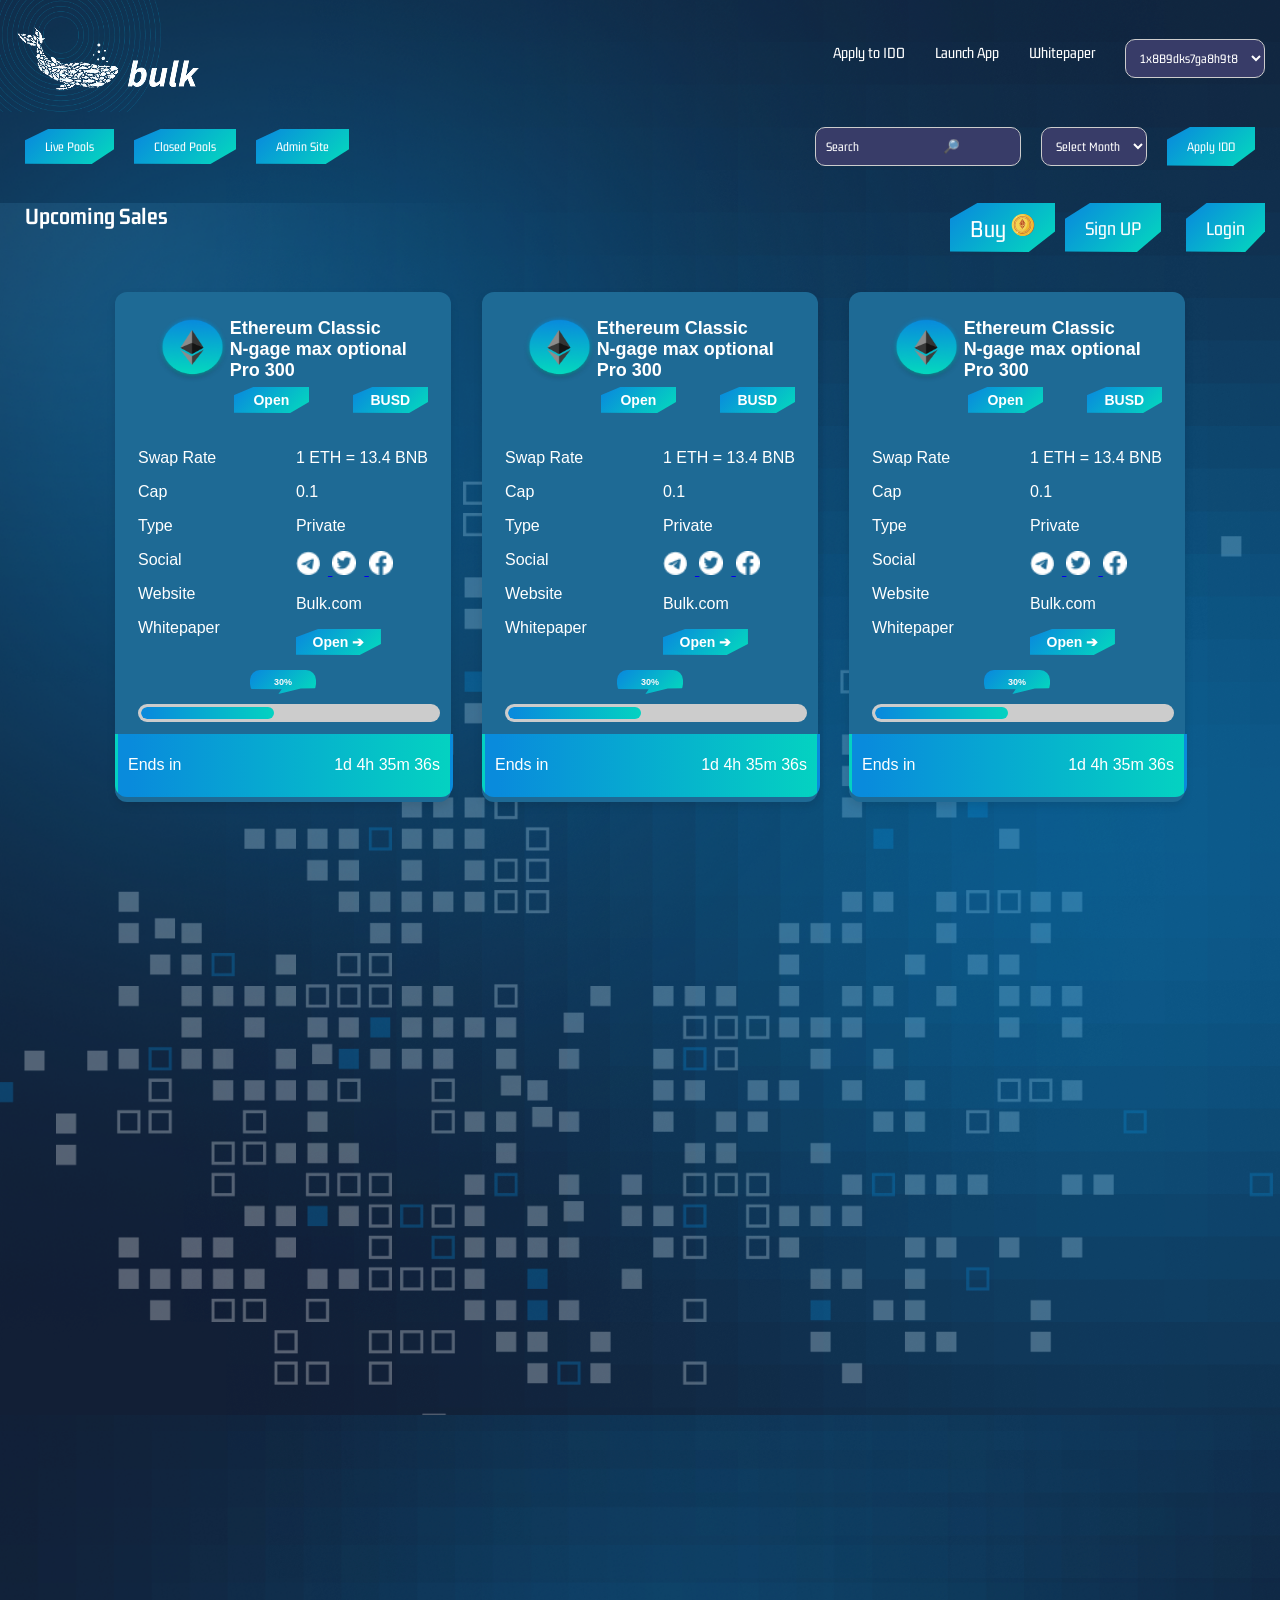
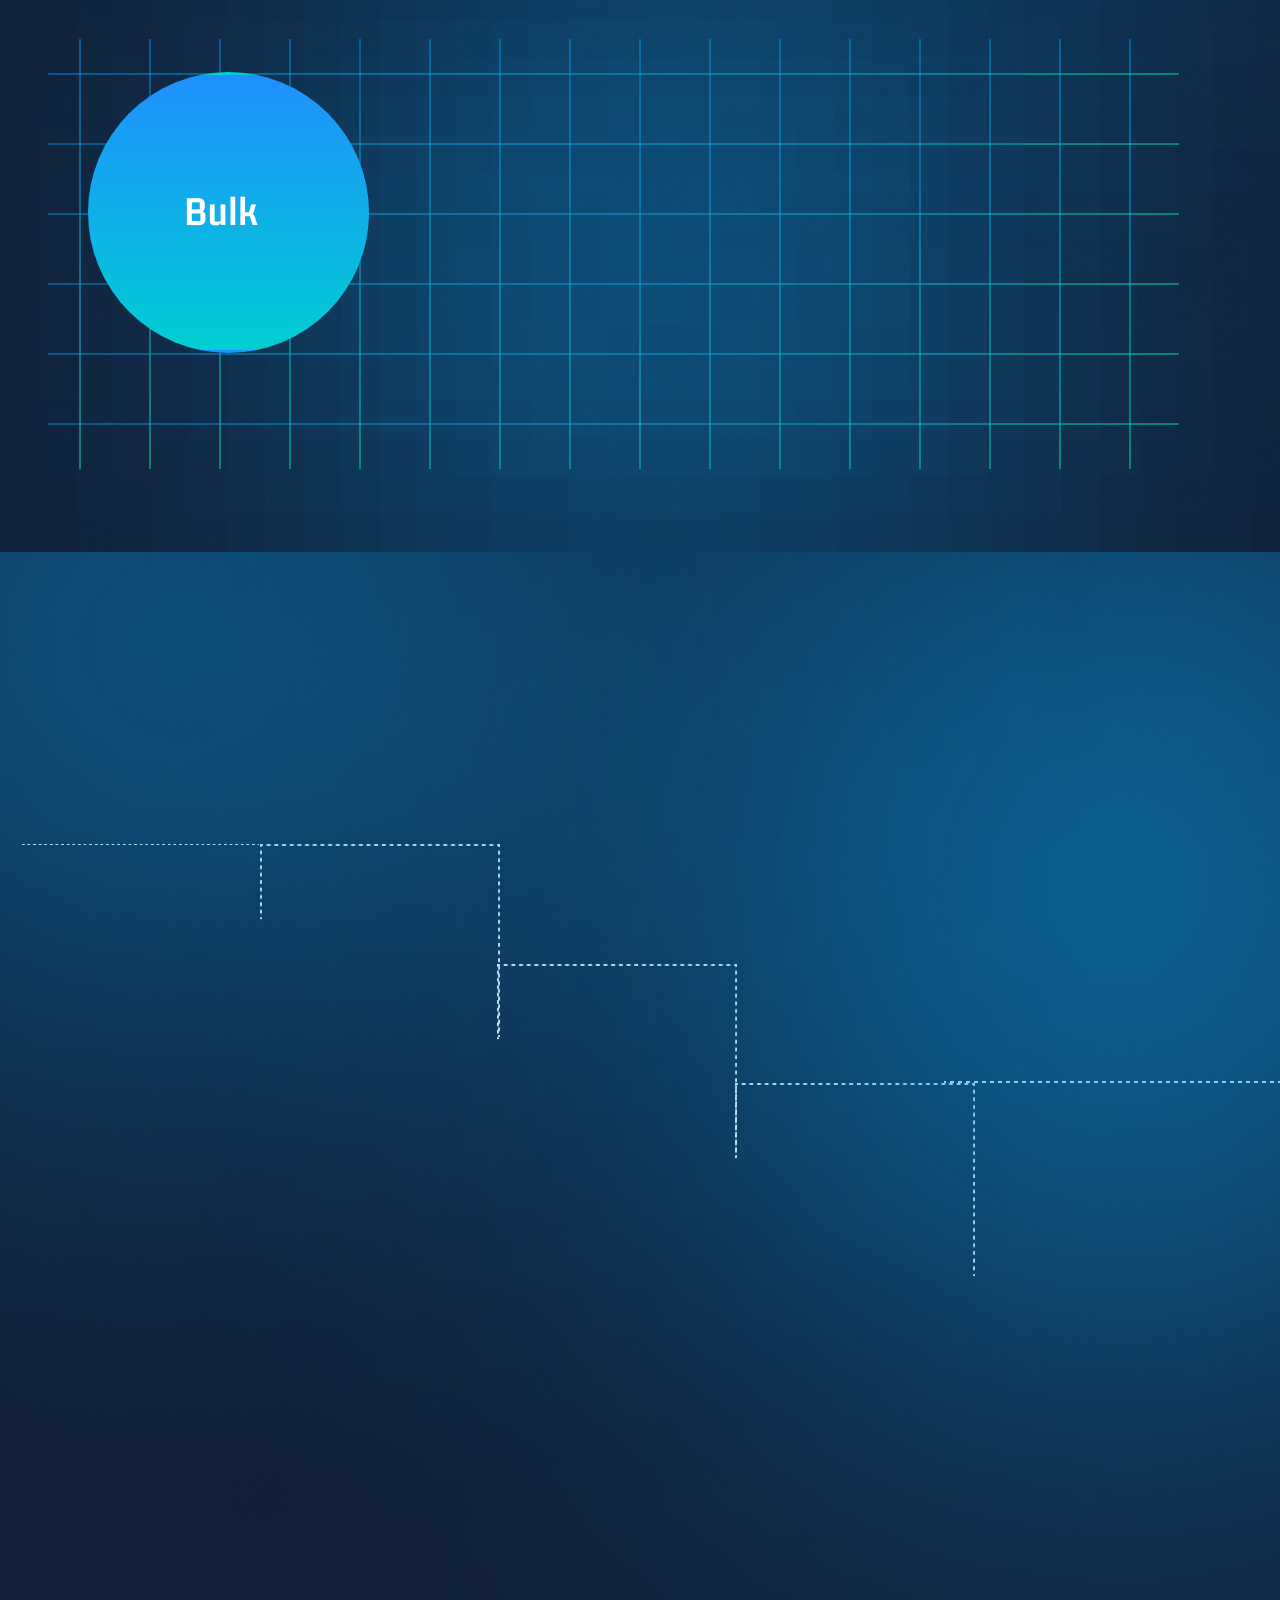
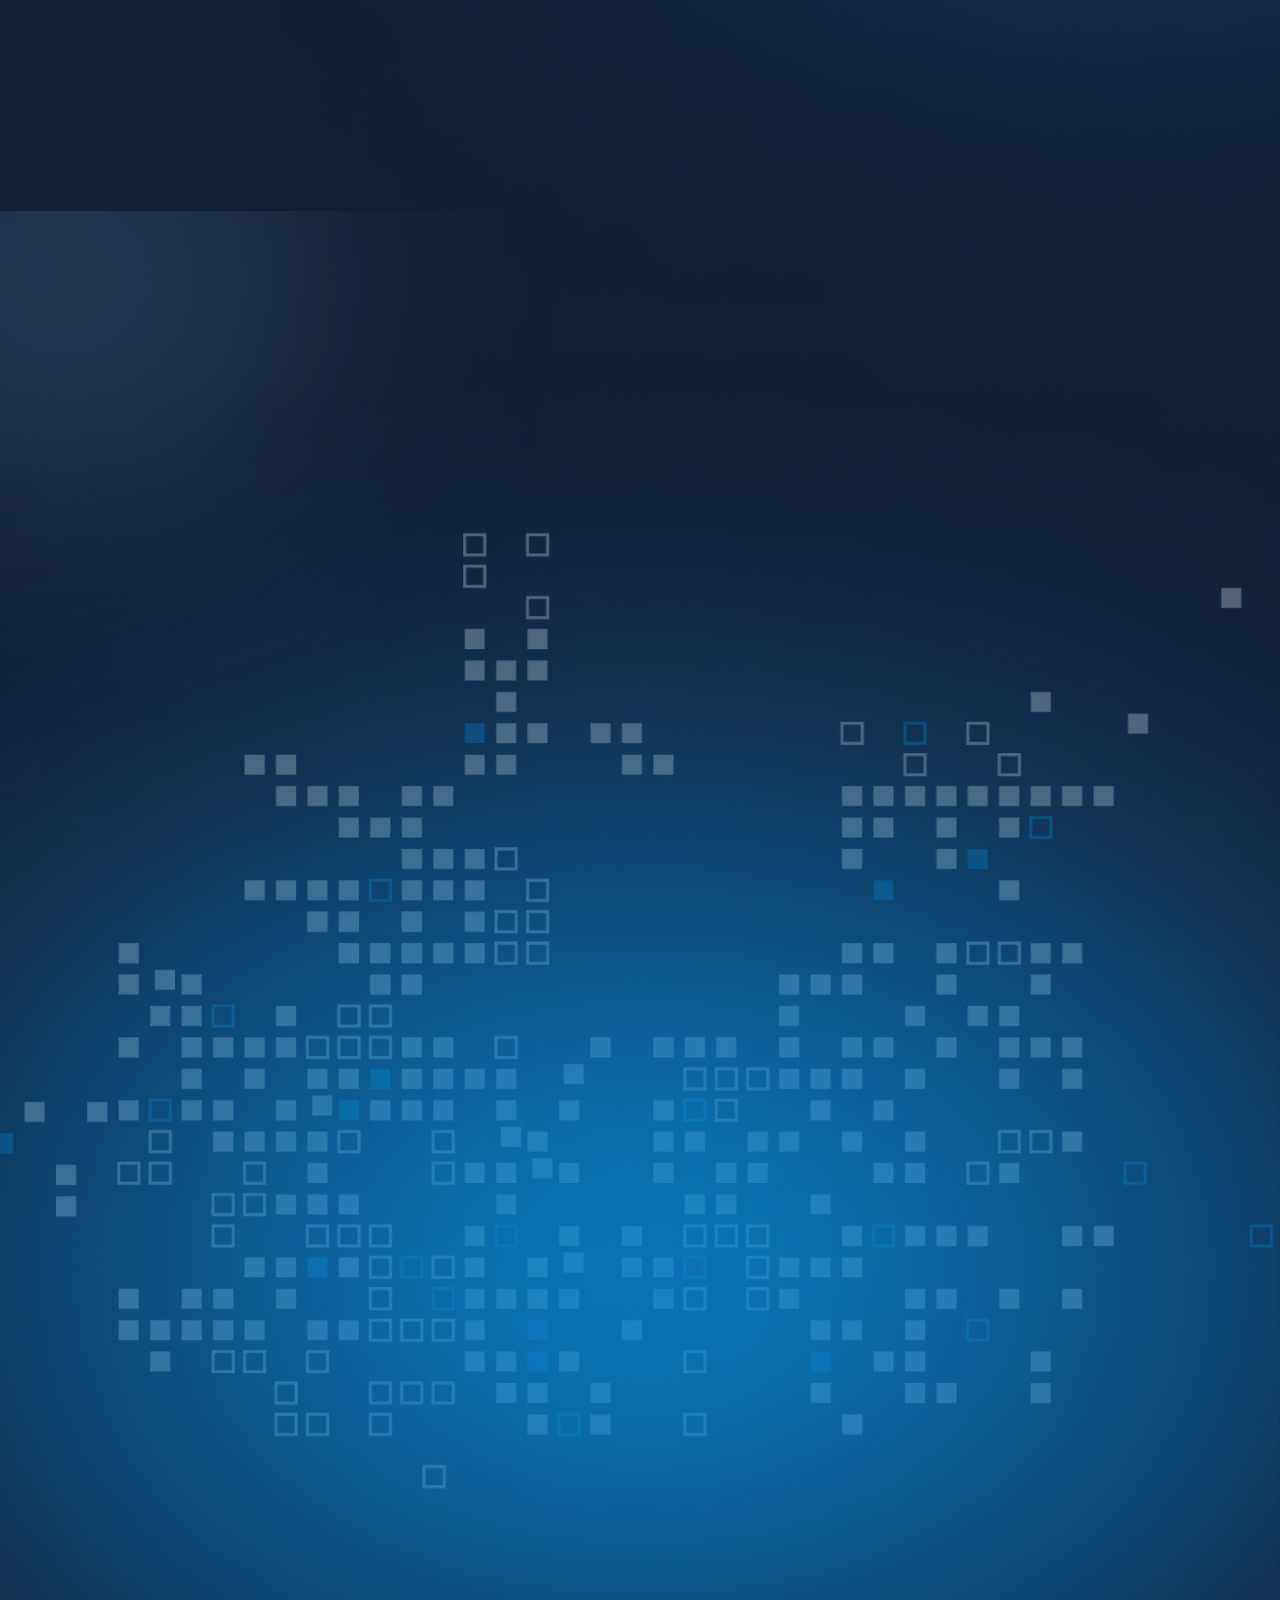
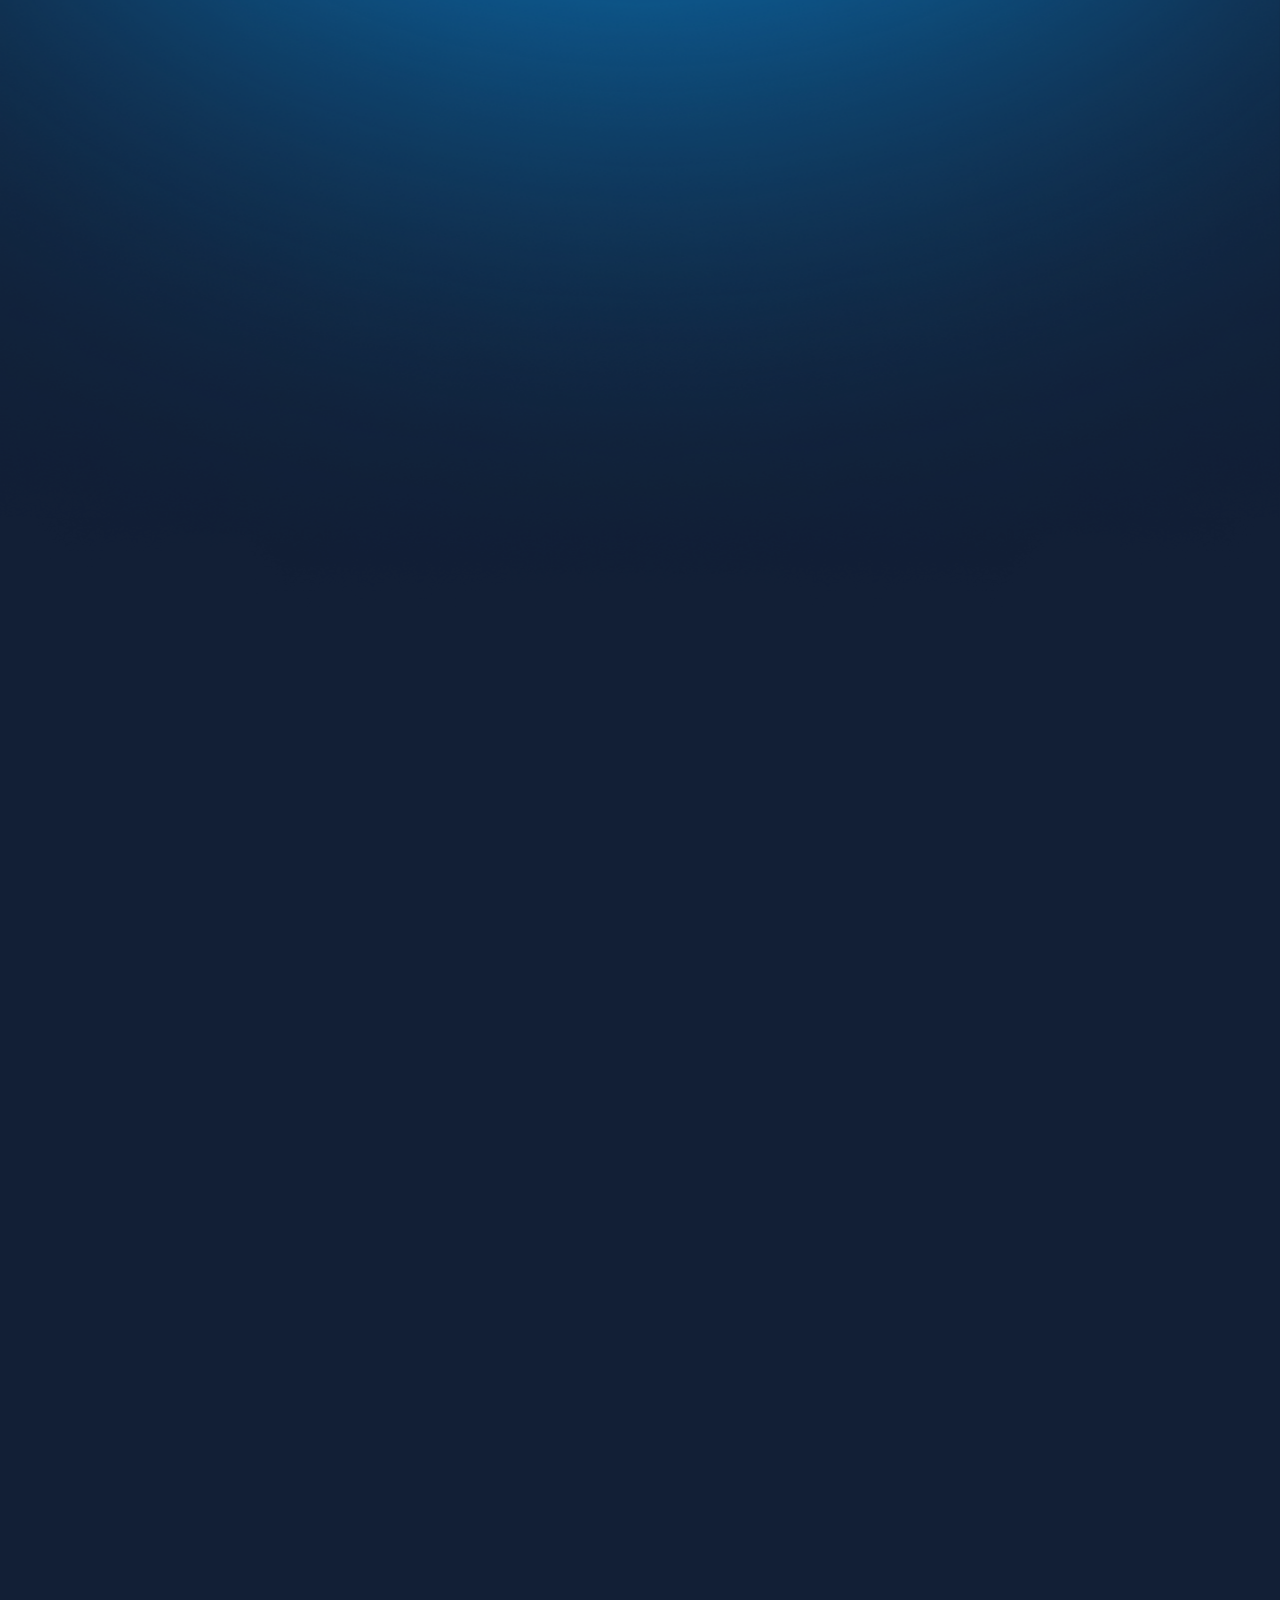
<file: index.html>
<!DOCTYPE html>
<html lang="en">
  <head>
    <meta charset="UTF-8" />
    <meta name="viewport" content="width=device-width, initial-scale=1.0" />
    <title>Webpage Layout</title>
    <link rel="stylesheet" href="Mainpage.css" />
    <link href="https://unpkg.com/aos@2.3.1/dist/aos.css" rel="stylesheet">
    <style>
      @import url('https://fonts.googleapis.com/css2?family=Gemunu+Libre:wght@200..800&family=Roboto:ital,wght@0,100..900;1,100..900&display=swap');
      </style>
  </head>
  <body>
    <div class="container" id="kernal">
      <header   data-aos="fade-down"  data-aos-delay="300"  data-aos-duration="600">
        <!-- <h1 class="logo" style="font-size: xx-large;">BULK</h1> -->
         <img src="Bulk whale finale hi-res-02 1.png" alt="Bulk Image">
        <img src="stylishcircle.png" alt="the circle shape design" class="stylishcircle">
        <nav>
          <ul>
            <li id="L1"><a href="./AdminSite tab/Adminpage.html" target="_blank" id="newcss">Apply to IDO</a></li>
            <li id="L2"><a href="./index.html">Launch App</a></li>
            <li id="L3"><a href="#">Whitepaper</a></li>
            <li>
              <select class="radius">
                <option>1x8B9dks7ga8h9t8</option>
                <option>1x8B9dks7ga8h9t8</option>
                <option>1x8B9dks7ga8h9t8</option>
                <option>1x8B9dks7ga8h9t8</option>
                <option>1x8B9dks7ga8h9t8</option>
                <option>1x8B9dks7ga8h9t8</option>
                <option>1x8B9dks7ga8h9t8</option>
              </select>
            </li>
          </ul>
        </nav>
      </header>

      <main >
        <div class="controls" data-aos="fade-down"  data-aos-delay="300"  data-aos-duration="600" >
          <div class="left">

     <a href="index.html"> <button class="btn">Live Pools</button>  </a>  
       <a href="./Closed Pools/closed.html">    <button class="btn" >Closed Pools</button> </a> 

 <a href="./AdminSite tab/Adminpage.html"> <button class="btn">Admin Site</button> </a>    

          </div>
          <div class="right">
            <input
              type="search"
              value="Search &nbsp;&nbsp;&nbsp;&nbsp;&nbsp;&nbsp;&nbsp;&nbsp;&nbsp;&nbsp;&nbsp;&nbsp;&nbsp;&nbsp;&nbsp;&nbsp;&nbsp;&nbsp;&nbsp;&nbsp;&nbsp;&nbsp;&nbsp;&nbsp;&nbsp;  🔎  "
              class="radius"
            />
            <select class="radius">
              <option>Select Month</option>
              <option>January</option>
              <option>February</option>
              <option>March</option>
              <option>April</option>
              <option>May</option>
              <option>June</option>
              <option>July</option>
              <option>Auguest</option>
              <option>September</option>
              <option>October</option>
              <option>November</option>
              <option>December</option>
            </select>
            <button class="btn" id="newcss2"><a href="./AdminSite tab/Adminpage.html" style="color: white; text-decoration: none;" >Apply IDO</a> </button>
          </div>
        </div>
      </main>


      <div class="pattern">
       <div class="Upcompingbutton">
        <div class="losi1"  data-aos="fade-right"    data-aos-delay="550" data-aos-duration="550">
        <h2  id="hello" style="color: white; display: inline; position: relative; z-index: 2; margin-left: 25px; ">
          Upcoming Sales
        </h2></div>
        <div class="losi" data-aos="fade-left"    data-aos-delay="550" data-aos-duration="550">

          <button class="btn" id="iamnot" style="position: relative; z-index: 2;"> 
            <a href="#" style="color: white; text-decoration: none; font-size: 25px;">Buy  <img src="./ethereum.png" alt="Coin image"></a>
          </button>

        <button class="btn" id="iamyes" style="position: relative; z-index: 2;"> 
          <a href="signup/form.html" style="color: white; text-decoration: none;  font-size: 20px;">Sign UP</a>
        </button>

        <button class="btn" id="iam" style="position: relative; z-index: 2;">
          <a href="login/FormS.html" style="color: white; text-decoration: none;  font-size: 20px;">Login</a>
        </button>

      </div>
      </div> 
<!-- boxes forms structures \\\\\\\\\\\\\\\\\\\\\\\\\\\\\\\\\\\\\\\\\\\\\\\\\\\\\\\\\\\\\\\\\\\\\\\\\\\\\-->
<section>
        <div class="centeralgail" >
          <div class="form-container" data-aos="flip-left" data-aos-delay="550" data-aos-duration="550">
            <div class="topsection">
              <div class="headerf">
                <img src="company logo.png" alt="Company Logo" class="logo" />
                <div class="title">
                  Ethereum Classic <br />N-gage max optional Pro 300
                </div>
              </div>
              <div class="buttonsm" style="margin-top: -17px">
                <button class="bton" style="margin-left: 33%">Open</button>
                <button class="bton" style="margin-left: 4%">BUSD</button>
              </div>
              <div class="details">
                <div class="left-column">
                  <p>Swap Rate</p>
                  <p>Cap</p>
                  <p>Type</p>
                  <p>Social</p>
                  <p>Website</p>
                  <p>Whitepaper</p>
                </div>
                <div class="right-column">
                  <p>1 ETH = 13.4 BNB</p>
                  <p>0.1</p>
                  <p>Private</p>
                  <p>
                    <a href="https://telegram.org" target="_blank">
                      <img
                        src="telegram.png"
                        alt="Telegram"
                        class="social-logo"
                      />
                    </a>
                    <a href="https://twitter.com" target="_blank">
                      <img
                        src="twitter.png"
                        alt="Twitter"
                        class="social-logo"
                      />
                    </a>
                    <a href="https://facebook.com" target="_blank">
                      <img
                        src="facebook.png"
                        alt="Facebook"
                        class="social-logo"
                      />
                    </a>
                  </p>
                  <p>Bulk.com</p>
                  <button class="bton">Open &#x2794;</button>
                </div>
              </div>
              <div class="progress-container">
                <div class="message"><b>30% </b></div>
                <div class="progress-bar">
                  <div class="progress"></div>
                </div>
              </div>
            </div>
            <div class="bottom section">
              <div class="footerf" id="footer2">
                <span>Ends in</span>
                <span>1d 4h 35m 36s</span>
              </div>
            </div>
          </div>

          <!-- sides images-->
          <img
            src="Ellipse 8.png"
            alt="image for glowing shade"
            class="side1"
          />
          <img
            src="Ellipse 18.png"
            alt="image for glowing shade"
            class="side2"
          />

          <div class="form-container" data-aos="flip-left" data-aos-delay="550" data-aos-duration="550">
            <div class="topsection">
              <div class="headerf">
                <img src="company logo.png" alt="Company Logo" class="logo" />
                <div class="title">
                  Ethereum Classic <br />N-gage max optional Pro 300
                </div>
              </div>
              <div class="buttonsm" style="margin-top: -17px">
                <button class="bton" style="margin-left: 33%">Open</button>
                <button class="bton" style="margin-left: 4%">BUSD</button>
              </div>
              <div class="details">
                <div class="left-column">
                  <p>Swap Rate</p>
                  <p>Cap</p>
                  <p>Type</p>
                  <p>Social</p>
                  <p>Website</p>
                  <p>Whitepaper</p>
                </div>
                <div class="right-column">
                  <p>1 ETH = 13.4 BNB</p>
                  <p>0.1</p>
                  <p>Private</p>
                  <p>
                    <a href="https://telegram.org" target="_blank">
                      <img
                        src="telegram.png"
                        alt="Telegram"
                        class="social-logo"
                      />
                    </a>
                    <a href="https://twitter.com" target="_blank">
                      <img
                        src="twitter.png"
                        alt="Twitter"
                        class="social-logo"
                      />
                    </a>
                    <a href="https://facebook.com" target="_blank">
                      <img
                        src="facebook.png"
                        alt="Facebook"
                        class="social-logo"
                      />
                    </a>
                  </p>
                  <p>Bulk.com</p>
                  <button class="bton">Open &#x2794;</button>
                </div>
              </div>
              <div class="progress-container">
                <div class="message"><b>30% </b></div>
                <div class="progress-bar">
                  <div class="progress"></div>
                </div>
              </div>
            </div>
            <div class="bottom section">
              <div class="footerf" id="footer2">
                <span>Ends in</span>
                <span>1d 4h 35m 36s</span>
              </div>
            </div>
          </div>

          <div class="form-container"  data-aos="flip-left" data-aos-delay="550" data-aos-duration="550">
            <div class="topsection">
              <div class="headerf">
                <img src="company logo.png" alt="Company Logo" class="logo" />
                <div class="title">
                  Ethereum Classic <br />N-gage max optional Pro 300
                </div>
              </div>
              <div class="buttonsm" style="margin-top: -17px">
                <button class="bton" style="margin-left: 33%">Open</button>
                <button class="bton" style="margin-left: 4%">BUSD</button>
              </div>
              <div class="details">
                <div class="left-column">
                  <p>Swap Rate</p>
                  <p>Cap</p>
                  <p>Type</p>
                  <p>Social</p>
                  <p>Website</p>
                  <p>Whitepaper</p>
                </div>
                <div class="right-column">
                  <p>1 ETH = 13.4 BNB</p>
                  <p>0.1</p>
                  <p>Private</p>
                  <p>
                    <a href="https://telegram.org" target="_blank">
                      <img
                        src="telegram.png"
                        alt="Telegram"
                        class="social-logo"
                      />
                    </a>
                    <a href="https://twitter.com" target="_blank">
                      <img
                        src="twitter.png"
                        alt="Twitter"
                        class="social-logo"
                      />
                    </a>
                    <a href="https://facebook.com" target="_blank">
                      <img
                        src="facebook.png"
                        alt="Facebook"
                        class="social-logo"
                      />
                    </a>
                  </p>
                  <p>Bulk.com</p>
                  <button class="bton">Open &#x2794;</button>
                </div>
              </div>
              <div class="progress-container">
                <div class="message"><b>30% </b></div>
                <div class="progress-bar">
                  <div class="progress"></div>
                </div>
              </div>
            </div>
            <div class="bottom section">
              <div class="footerf" id="footer2">
              <span>Ends in</span>
              <span>1d 4h 35m 36s</span>
              </div>
            </div>
          </div>

          <div class="form-container"  data-aos="flip-right" data-aos-delay="550" data-aos-duration="550">
            <div class="topsection">
              <div class="headerf">
                <img src="company logo.png" alt="Company Logo" class="logo" />
                <div class="title">
                  Ethereum Classic <br />N-gage max optional Pro 300
                </div>
              </div>
              <div class="buttonsm" style="margin-top: -17px">
                <button class="bton" style="margin-left: 33%">Open</button>
                <button class="bton" style="margin-left: 4%">BUSD</button>
              </div>
              <div class="details">
                <div class="left-column">
                  <p>Swap Rate</p>
                  <p>Cap</p>
                  <p>Type</p>
                  <p>Social</p>
                  <p>Website</p>
                  <p>Whitepaper</p>
                </div>
                <div class="right-column">
                  <p>1 ETH = 13.4 BNB</p>
                  <p>0.1</p>
                  <p>Private</p>
                  <p>
                    <a href="https://telegram.org" target="_blank">
                      <img
                        src="telegram.png"
                        alt="Telegram"
                        class="social-logo"
                      />
                    </a>
                    <a href="https://twitter.com" target="_blank">
                      <img
                        src="twitter.png"
                        alt="Twitter"
                        class="social-logo"
                      />
                    </a>
                    <a href="https://facebook.com" target="_blank">
                      <img
                        src="facebook.png"
                        alt="Facebook"
                        class="social-logo"
                      />
                    </a>
                  </p>
                  <p>Bulk.com</p>
                  <button class="bton">Open &#x2794;</button>
                </div>
              </div>
              <div class="progress-container">
                <div class="message"><b>30% </b></div>
                <div class="progress-bar">
                  <div class="progress"></div>
                </div>
              </div>
            </div>
            <div class="bottom section">
              <div class="footerf" id="footer2">
                <span>Ends in</span>
                <span>1d 4h 35m 36s</span>
              </div>
            </div>
          </div>

          <div class="form-container"  data-aos="flip-right" data-aos-delay="550" data-aos-duration="550">
            <div class="topsection">
              <div class="headerf">
                <img src="company logo.png" alt="Company Logo" class="logo" />
                <div class="title">
                  Ethereum Classic <br />N-gage max optional Pro 300
                </div>
              </div>
              <div class="buttonsm" style="margin-top: -17px">
                <button class="bton" style="margin-left: 33%">Open</button>
                <button class="bton" style="margin-left: 4%">BUSD</button>
              </div>
              <div class="details">
                <div class="left-column">
                  <p>Swap Rate</p>
                  <p>Cap</p>
                  <p>Type</p>
                  <p>Social</p>
                  <p>Website</p>
                  <p>Whitepaper</p>
                </div>
                <div class="right-column">
                  <p>1 ETH = 13.4 BNB</p>
                  <p>0.1</p>
                  <p>Private</p>
                  <p>
                    <a href="https://telegram.org" target="_blank">
                      <img
                        src="telegram.png"
                        alt="Telegram"
                        class="social-logo"
                      />
                    </a>
                    <a href="https://twitter.com" target="_blank">
                      <img
                        src="twitter.png"
                        alt="Twitter"
                        class="social-logo"
                      />
                    </a>
                    <a href="https://facebook.com" target="_blank">
                      <img
                        src="facebook.png"
                        alt="Facebook"
                        class="social-logo"
                      />
                    </a>
                  </p>
                  <p>Bulk.com</p>
                  <button class="bton">Open &#x2794;</button>
                </div>
              </div>
              <div class="progress-container">
                <div class="message"><b>30% </b></div>
                <div class="progress-bar">
                  <div class="progress"></div>
                </div>
              </div>
            </div>
            <div class="bottom section">
              <div class="footerf" id="footer2">
                <span>Ends in</span>
                <span>1d 4h 35m 36s</span>
              </div>
            </div>
          </div>

          <div class="form-container"  data-aos="flip-right" data-aos-delay="450" data-aos-duration="450">
            <div class="topsection">
              <div class="headerf">
                <img src="company logo.png" alt="Company Logo" class="logo" />
                <div class="title">
                  Ethereum Classic <br />N-gage max optional Pro 300
                </div>
              </div>
              <div class="buttonsm" style="margin-top: -17px">
                <button class="bton" style="margin-left: 33%">Open</button>
                <button class="bton" style="margin-left: 4%">BUSD</button>
              </div>
              <div class="details">
                <div class="left-column">
                  <p>Swap Rate</p>
                  <p>Cap</p>
                  <p>Type</p>
                  <p>Social</p>
                  <p>Website</p>
                  <p>Whitepaper</p>
                </div>
                <div class="right-column">
                  <p>1 ETH = 13.4 BNB</p>
                  <p>0.1</p>
                  <p>Private</p>
                  <p>
                    <a href="https://telegram.org" target="_blank">
                      <img
                        src="telegram.png"
                        alt="Telegram"
                        class="social-logo"
                      />
                    </a>
                    <a href="https://twitter.com" target="_blank">
                      <img
                        src="twitter.png"
                        alt="Twitter"
                        class="social-logo"
                      />
                    </a>
                    <a href="https://facebook.com" target="_blank">
                      <img
                        src="facebook.png"
                        alt="Facebook"
                        class="social-logo"
                      />
                    </a>
                  </p>
                  <p>Bulk.com</p>
                  <button class="bton">Open &#x2794;</button>
                </div>
              </div>
              <div class="progress-container">
                <div class="message"><b>30% </b></div>
                <div class="progress-bar">
                  <div class="progress"></div>
                </div>
              </div>
            </div>
            <div class="bottom section">
              <div class="footerf" id="footer2">
                <span>Ends in</span>
                <span>1d 4h 35m 36s</span>
              </div>
            </div>
          </div>
        </div>
</section>
</div>

<!-- second section -->

<section style="position: relative;" class="secondsectionnd">
<div class="secondsection">
  <h1 data-aos="fade-down" data-aos-delay="500">About US</h1>
 
 <div class="responsive1">
<img src="./Ellipse 5.png" alt="glowing image" class="sidemiddle" style="width: 100%; height: 100%;">

<img src="./lines box.png" alt="linesboxes" class="backgroundrectangle">

<div class="circletype roll-in-left" id="section3"><h1>Bulk</h1></div>

<div  class="rectangularttext" data-aos="fade-left" data-aos-delay="700"><p id="more">Lorem Ipsum is simply dummy text of the printing and typesetting industry. 
  Lorem Ipsum has been the industry's standard dummy text ever since the 1500s, when an unknown printer took
   a galley of type and scrambled it to make a type specimen book. It has survived not only five centuries, 
   but also the leap into electronic typesetting, remaining essentially</p></div>
  </div>

  </div>
</section>

<!-- third section -->

<section style="position: relative;">
<div class=" thirdsection" >

  
  <h1 data-aos="fade-down" data-aos-delay="500">ROADMAP</h1>
 

  <img src="./Ellipse 8 (1).png" alt="glow" class="side33">
  <img src="./Ellipse 8 left.png" alt="glow" class="side34">

 
  <div class="setting">

<img src="./Vector 41.png" alt="straight line" class="technology1">
<img src="./Vector 38.png" alt="line" class="technology2">
<img src="./Vector 39.png" alt="line" class="technology3">
<img src="./Vector 40.png" alt="line" class="technology4">
<img src="./Vector 42.png" alt="line" class="technology5">

<div class="polygon1"  data-aos="flip-right" data-aos-delay="550" data-aos-duration="550"><p style="display: flex; flex-wrap:wrap; flex-direction: row;" > Service registration opens </p><br> <p id="special"> Jan 21 <br>
  -FEB 21 </p> <br> <p  style="display: flex; flex-wrap:wrap; flex-direction: row;" >Lorem ipsum dolor sit amet, consectetur bibendum laoreet. Ipsum dolor sit amet, consectetur bibendum laoreet.</p> </div>

  <div class="polygon2"  data-aos="flip-right" data-aos-delay="550" data-aos-duration="550"><p  style="display: flex; flex-wrap:wrap; flex-direction: row;" > Service registration opens </p><br> <p id="special1"> Jan 21 <br>
    -FEB 21 </p> <br> <p  style="display: flex; flex-wrap:wrap; flex-direction: row;" >Lorem ipsum dolor sit amet, consectetur bibendum laoreet. Ipsum dolor sit amet, consectetur bibendum laoreet.</p> </div>

    <div class="polygon3"  data-aos="flip-right" data-aos-delay="550" data-aos-duration="550"><p  style="display: flex; flex-wrap:wrap; flex-direction: row;" > Service registration opens </p><br> <p id="special2"> Jan 21 <br>
      -FEB 21 </p> <br> <p  style="display: flex; flex-wrap:wrap; flex-direction: row;" >Lorem ipsum dolor sit amet, consectetur bibendum laoreet. Ipsum dolor sit amet, consectetur bibendum laoreet.</p> </div>

      <div class="polygon4"  data-aos="flip-right" data-aos-delay="550" data-aos-duration="550"><p  style="display: flex; flex-wrap:wrap; flex-direction: row;" > Service registration opens </p><br> <p id="special3"> Jan 21 <br>
        -FEB 21 </p> <br> <p  style="display: flex; flex-wrap:wrap; flex-direction: row;" >Lorem ipsum dolor sit amet, consectetur bibendum laoreet. Ipsum dolor sit amet, consectetur bibendum laoreet.</p> </div>
      
      </div>
  
</div>
</section>

<!-- fourth  section -->

<section class="fourthsectionn" >
<div  class="sectionbefore">
<p style="font-family: Gemunu Libre; 
font-weight: 700; 
font-size: 60px; 
line-height: 65.04px; 
position: relative; 
z-index: 2;
bottom: 4pc;   
display: flex;
justify-content: center; 
margin-bottom: 98px;
margin-right: 0px;
align-items: center; 
text-align: center; 
color: white;" data-aos="fade-down" data-aos-delay="500">Our Partners</p>

<div data-aos="fade-up"  data-aos-delay="450" >
<img src="./Vector 49.png" alt="arrow" class="leftarrow">
  <img src="./Vector 50.png" alt="arrow" class="rightarrow">

 
  <img src="./Vector 47 (1).png" alt="backimage" class="backimage" >

<div class="fourthrectanglepolygon">

<div class="fourthtext">
  <img src="./image 5.png" alt="2ndlogo" style="margin-left: -95px;">
  <img src="./image 4.png" alt="1stlogo" >
  <img src="./image 6.png" alt="3rdlogo">
</div>

</div>

</div>

</div>

</section>

<!-- fifth section -->


<section style="height: 861px; width: 100%;">
  <img src="./samll boxes pic.png" alt="background image" class="harami">
  <img src="./Ellipse 12.png" alt="backglow" class="backbackgrow">
<div class="Allinone">
<p  data-aos="fade-down" data-aos-delay="500">OUR TEAM</p>

<div class="threesection">

  <div class="boxno1"   data-aos="flip-right" data-aos-delay="450" data-aos-duration="450">
<img src="./Ellipse 10.png" alt="circle" style="position: absolute; left: 88px; height: 148px;" >
<img src="./Mask Group.png" alt="person picture" style="position: absolute; left: 98px; height: 131px; width: 131px; top: 38px;"  >
<h2>Eva Bloom</h2>

<p style="display: flex; text-align: center; position: relative; top: 12pc; left: 15px; font-size: 18px;">Lorem Ipsum is simply dummy text of the printing and typesetting industry. Lorem Ipsum has been the industry's standard dummy text ever since the 1500s, </p>
<button class="btn"><span style="position: relative;bottom: 5px; font-size: 16px;"> Contact US </span> &nbsp; <a href="https://www.linkedin.com/"> <img src="./Linkdin.png" alt="linked in image"> </a> </button>

  </div>

  <div class="boxno2"    data-aos="flip-right" data-aos-delay="450" data-aos-duration="450">
    <img src="./Ellipse 10.png" alt="circle" style="position: absolute; left: 88px; height: 148px;" >
    <img src="./Mask Group (1).png" alt="person picture" style="position: absolute; left: 98px; border-radius: 50%; background-color: rgb(92, 239, 19); height: 131px; width: 131px; top: 38px;"  >
    <h2>Eva Bloom</h2>

    <p style="display: flex;text-align: center; position: relative; top: 12pc; left: 15px;font-size: 18px;">Lorem Ipsum is simply dummy text of the printing and typesetting industry. Lorem Ipsum has been the industry's standard dummy text ever since the 1500s, </p>
    <button class="btn"><span style="position: relative;bottom: 5px; font-size: 16px;"> Contact US </span> &nbsp; <a href="https://www.linkedin.com/"> <img src="./Linkdin.png" alt="linked in image"> </a> </button>

  </div>

  <div class="boxno3"    data-aos="flip-right" data-aos-delay="450" data-aos-duration="450">
<img src="./Ellipse 10.png" alt="circle" style="position: absolute; left: 88px; height: 148px;" >
<img src="./Mask Group (2).png" alt="person picture" style="position: absolute; left: 98px; height: 131px; width: 131px; top: 38px;"  >
<h2>Eva Bloom</h2>

<p style="display: flex; text-align: center; position: relative; top: 12pc; left: 15px;font-size: 18px;">Lorem Ipsum is simply dummy text of the printing and typesetting industry. Lorem Ipsum has been the industry's standard dummy text ever since the 1500s, </p>
<button class="btn"><span style="position: relative;bottom: 5px; font-size: 16px;"> Contact US </span> &nbsp; <a href="https://www.linkedin.com/"> <img src="./Linkdin.png" alt="linked in image"> </a> </button>

  </div>

</div>

</div>
</section>

<!-- sixth section -->

<section class="lastsection">
  <div class="lastoverallclass">
<h2 id="jam" data-aos="fade-right" data-aos-delay="450" data-aos-duration="450" >OUR ADVISORS & FOUNDER</h2>

<div class="Muazbox">

<div class="Muazbox1"  data-aos="flip-left" data-aos-delay="450" data-aos-duration="450">
<img src="./image 9.png" alt="personimage"  style="height: 180px; width: 180px; position: relative; left: 70px; bottom: 75px;">
<h2>Eva Bloom</h2>
<p style="font-size: 18px; position: absolute; display: flex; flex-wrap: wrap; left: 6px;  text-align: center; padding: 10px;
bottom: 28px;">Lorem Ipsum is simply dummy text of the printing and typesetting industry. Lorem Ipsum has been the industry's standard dummy text ever since the 1500s, </p>

</div>
<div class="Muazbox1"  data-aos="flip-left" data-aos-delay="450" data-aos-duration="450">
  <img src="./image 9.png" alt="personimage"  style="height: 180px; width: 180px; position: relative; left: 70px; bottom: 75px;">

  <h2>Eva Bloom</h2>
<p style="font-size: 18px; position: absolute; display: flex; flex-wrap: wrap; left: 6px;  text-align: center; padding: 10px;
bottom: 28px;">Lorem Ipsum is simply dummy text of the printing and typesetting industry. Lorem Ipsum has been the industry's standard dummy text ever since the 1500s, </p>


</div>


<div class="Muazbox1"  data-aos="flip-left" data-aos-delay="450" data-aos-duration="450">
  <img src="./image 9.png" alt="personimage"  style="height: 180px; width: 180px; position: relative; left: 70px; bottom: 75px;">
  <h2>Eva Bloom</h2>
<p style="font-size: 18px; position: absolute; display: flex; flex-wrap: wrap; left: 6px;  text-align: center; padding: 10px;
bottom: 28px;">Lorem Ipsum is simply dummy text of the printing and typesetting industry. Lorem Ipsum has been the industry's standard dummy text ever since the 1500s, </p>

</div>

</div>

<div data-aos="flip-left" data-aos-delay="450" data-aos-duration="450">
<img src="./3D 1.png" alt="shape" class="laststyleimage">
</div>

  </div>

</section>






<!-- footer diaognal shape bar for sial media apps,\\\\\\\\\\\\\\\\\\\\\\\\\\\\\\\\\\\\ -->


  <br><br><br><br><br><br>
  <p class="follows" data-aos="zoom-in" data-aos="fade-up" data-aos-delay="500" data-aos-duration="500">Follow Me</p>

<div class="ltft">
  <div class="shapess" data-aos="fade-up" data-aos-delay="500" data-aos-duration="500">
    
      <div class="iconss">
          <a href="https://www.linkedin.com" class="icon linkedin"></a>
          <a href="https://www.telegram.com" class="icon telegram"></a>
          <a href="https://www.facebook.com" class="icon facebook"></a>
          <a href="https://www.twitter.com" class="icon twitter"></a>
      </div>
  </div>
</div>
<!-- footer content\\\\\\\\\\\\\\\\\\\\\\\\\\\\\\\\\\\\\ -->


<div class="lastlast"  data-aos="fade-up" data-aos-delay="500" data-aos-duration="500">
    <footer class="footer">
        <div class="footer-content">
            <div class="footer-section">
                <img src="./Bulk whale.png" alt="Whale Image">
                <p>This is the solitary genuinely <br>decentralized launchpad administration <br> on binance smart chain.</p>
                <p>© 2021 BULK. All rights reserved.</p>
            </div>
            <div class="footer-section">
                <h3>Sales</h3>
                <ul>
                    <li><a href="#">Upcoming sales</a></li>
                    <li><a href="#">Join sales</a></li>
                    <li><a href="#">Closed sales</a></li>
                </ul>
            </div>
            <div class="footer-section">
                <h3>Platform</h3>
                <ul>
                    <li><a href="#">Whitelist</a></li>
                </ul>
            </div>
            <div class="footer-section">
                <h3>Company</h3>
                <ul>
                    <li><a href="#">Policy Privacy</a></li>
                    <li><a href="#">Terms of use</a></li>
                </ul>
            </div>
        </div>
    </footer>
  </div>


  <script src="https://unpkg.com/aos@2.3.1/dist/aos.js"></script>
  <script>
    document.addEventListener('DOMContentLoaded', function() {
      AOS.init();
    });
  </script>




 <script>
  // Select the element with the roll-in-left class
  const section = document.querySelector('.roll-in-left');

  // Create an Intersection Observer
  const observer = new IntersectionObserver((entries, observer) => {
      entries.forEach(entry => {
          if (entry.isIntersecting) {
              // When the section is in view, add the animate class
              entry.target.classList.add('animate');
              // Stop observing after the animation triggers (optional)
              observer.unobserve(entry.target);
          }
      });
  }, {
      threshold: 0.1 // Trigger when 10% of the section is visible (adjustable)
  });

  // Start observing the section
  observer.observe(section);
</script>






  </body>
</html>
</file>
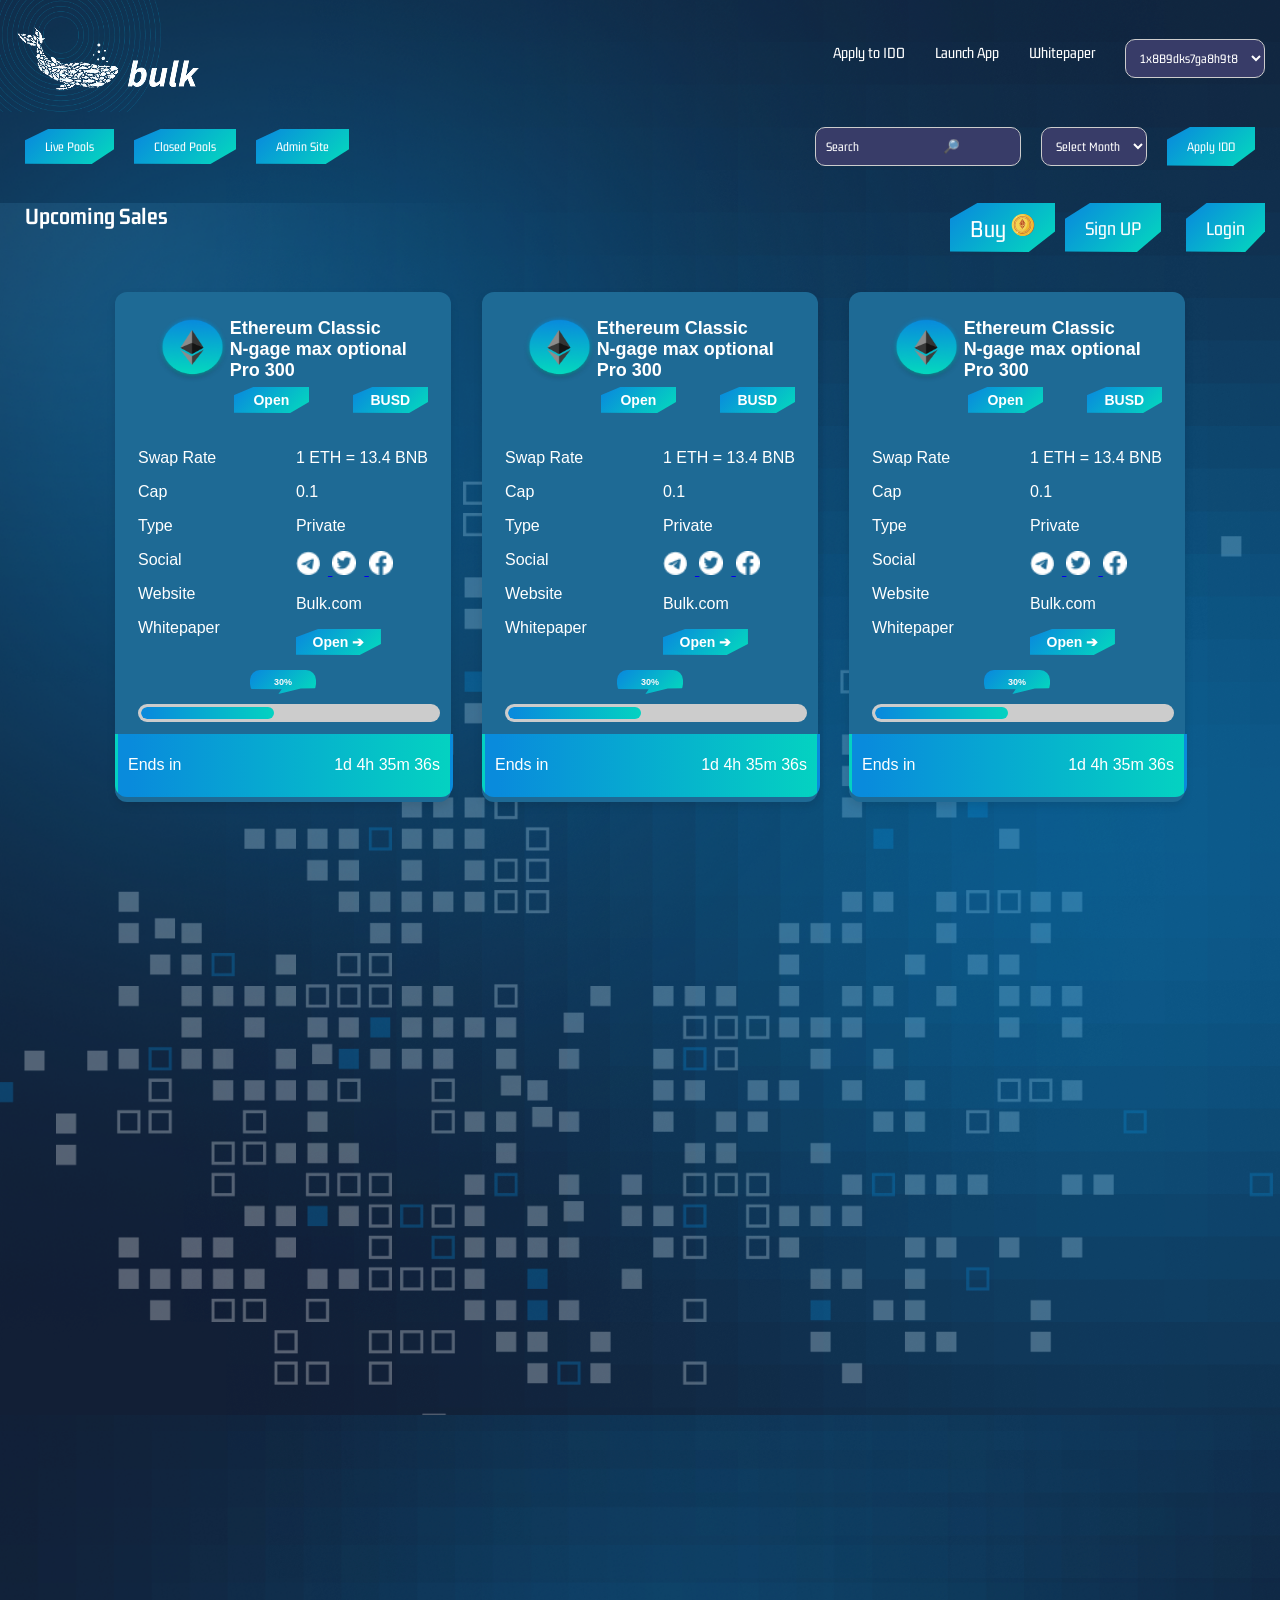
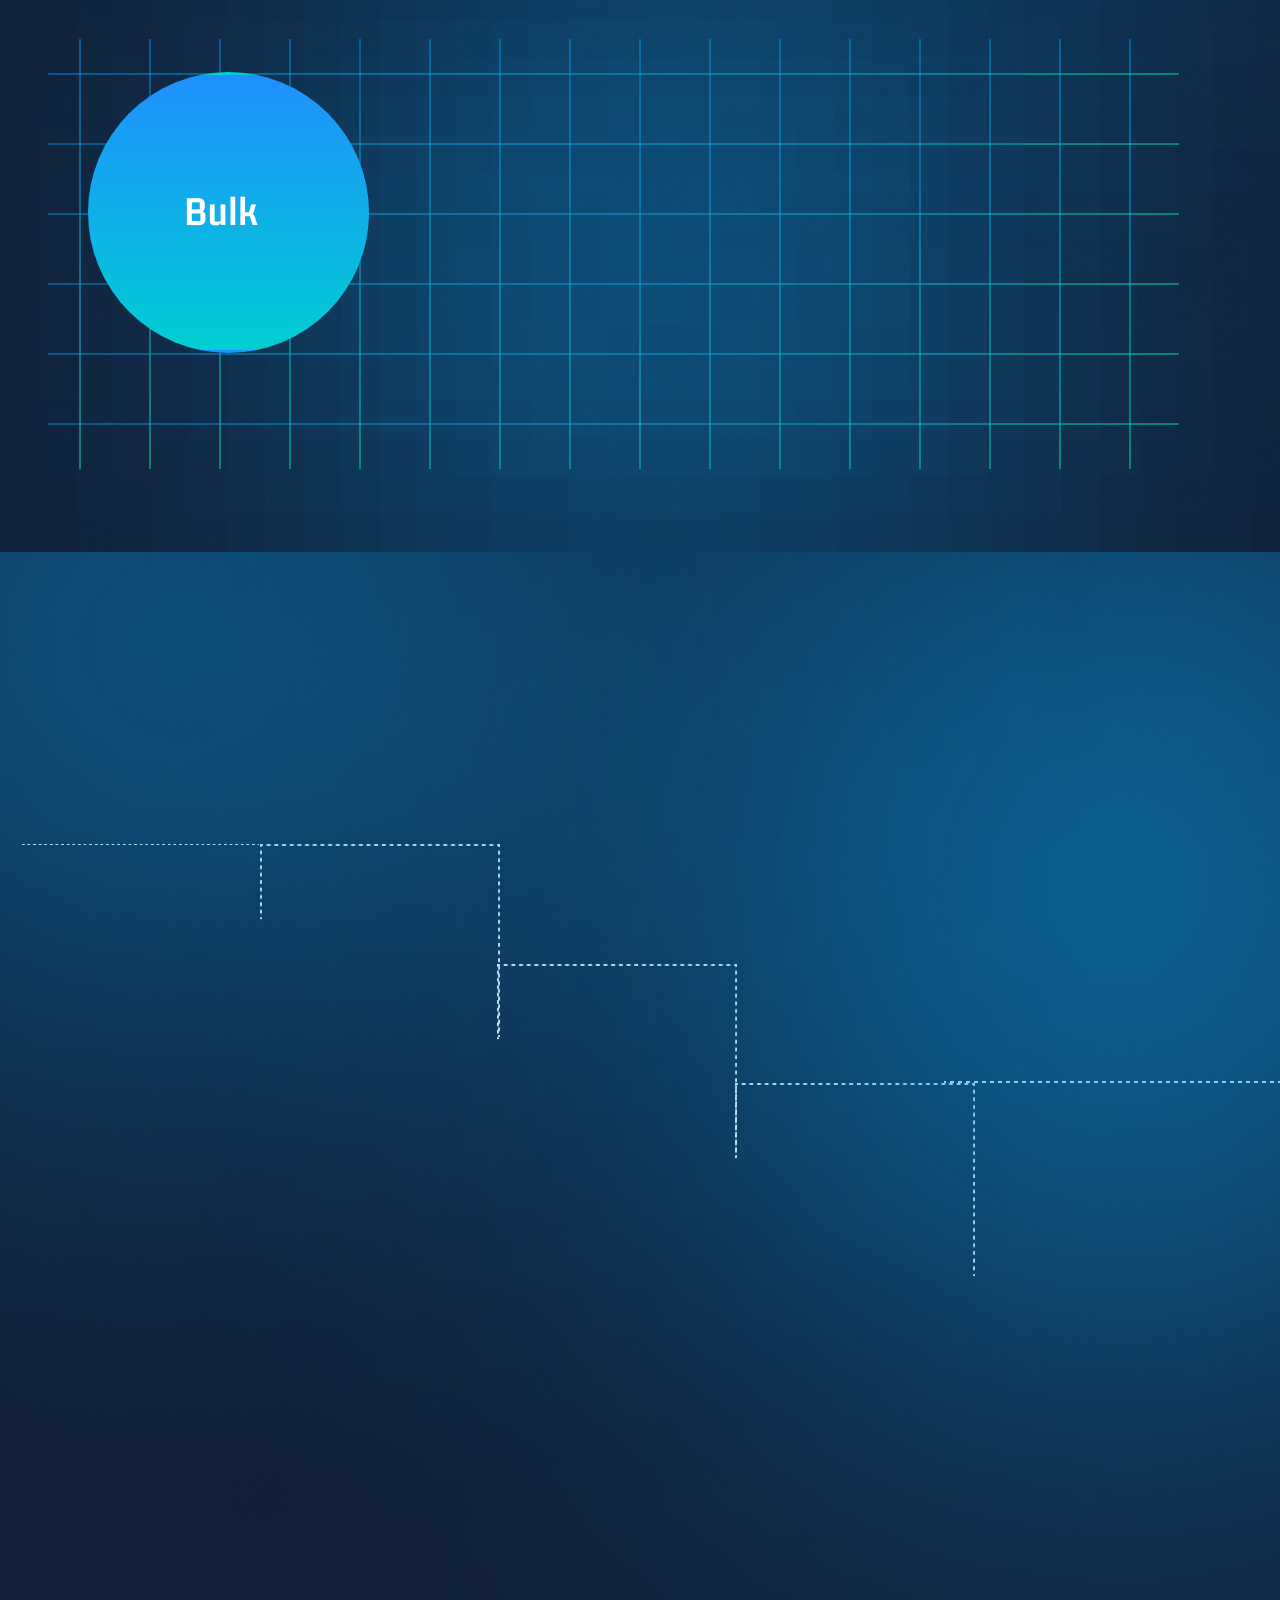
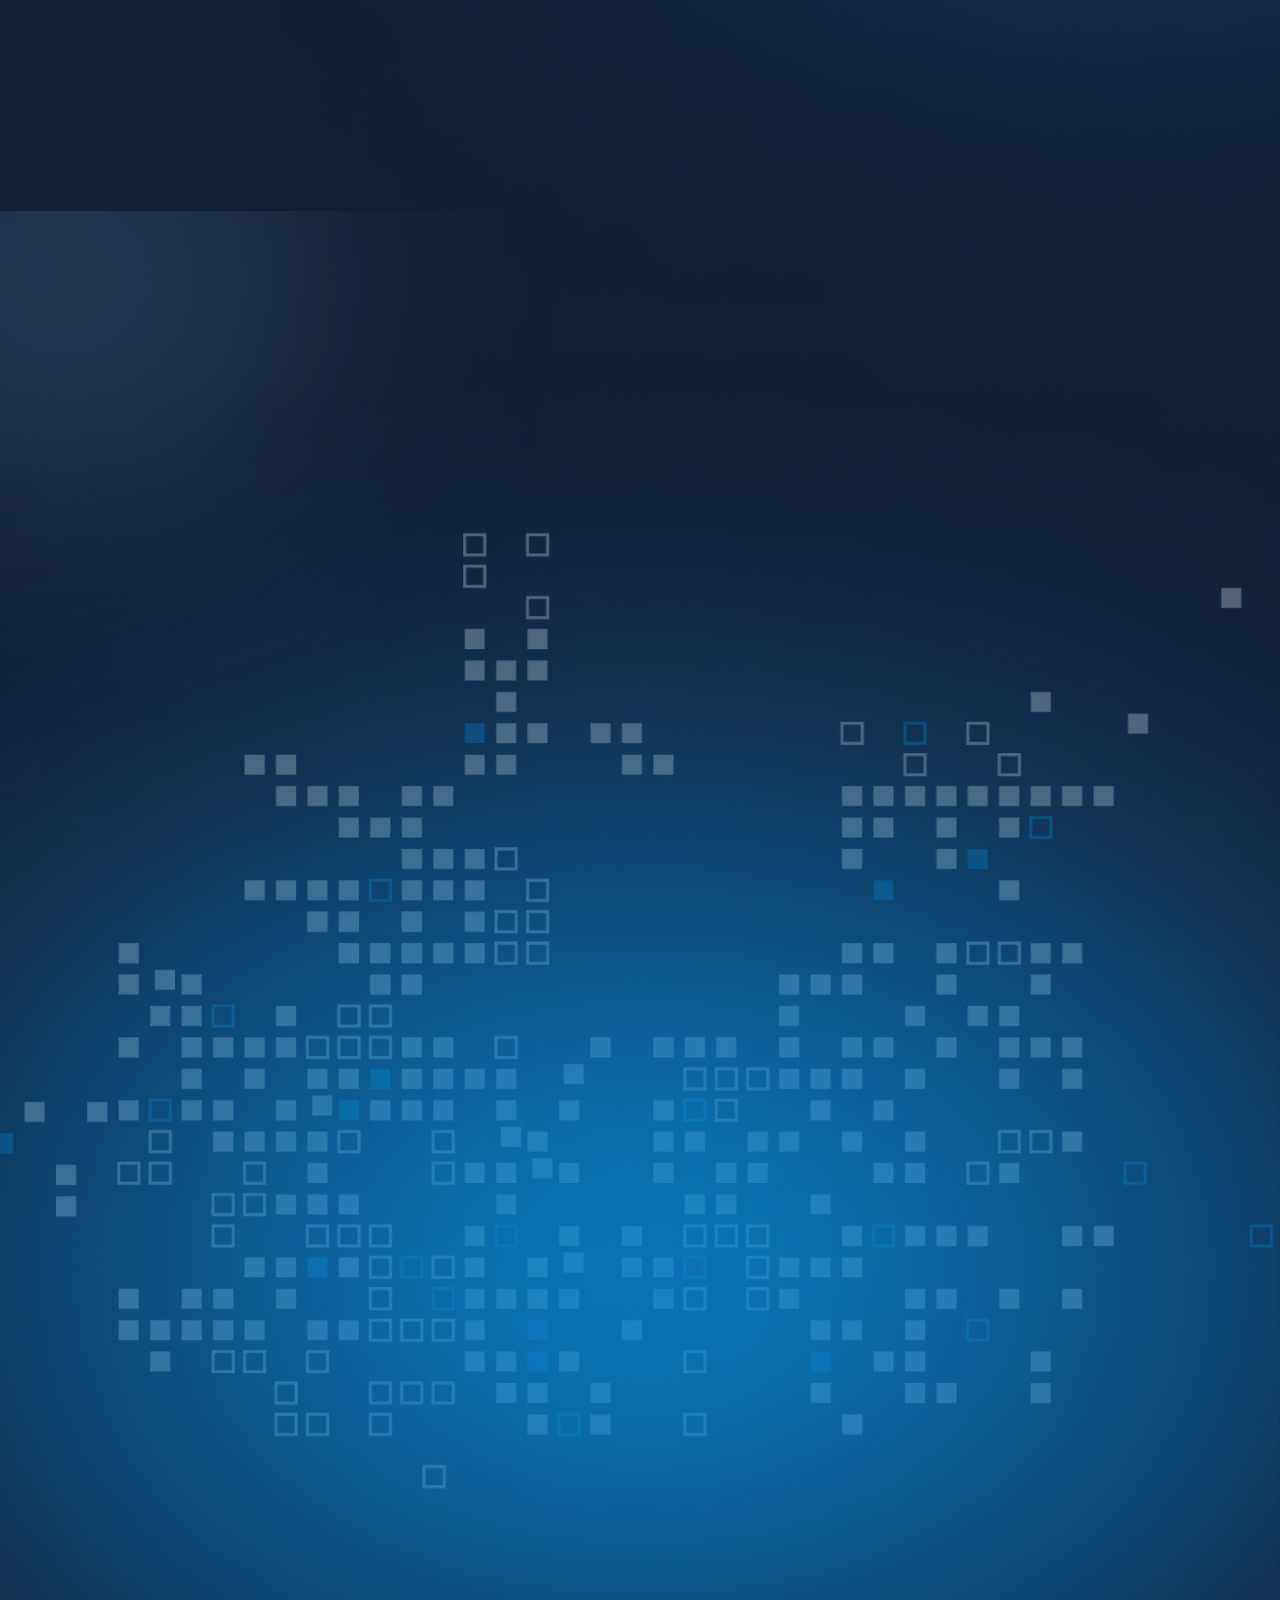
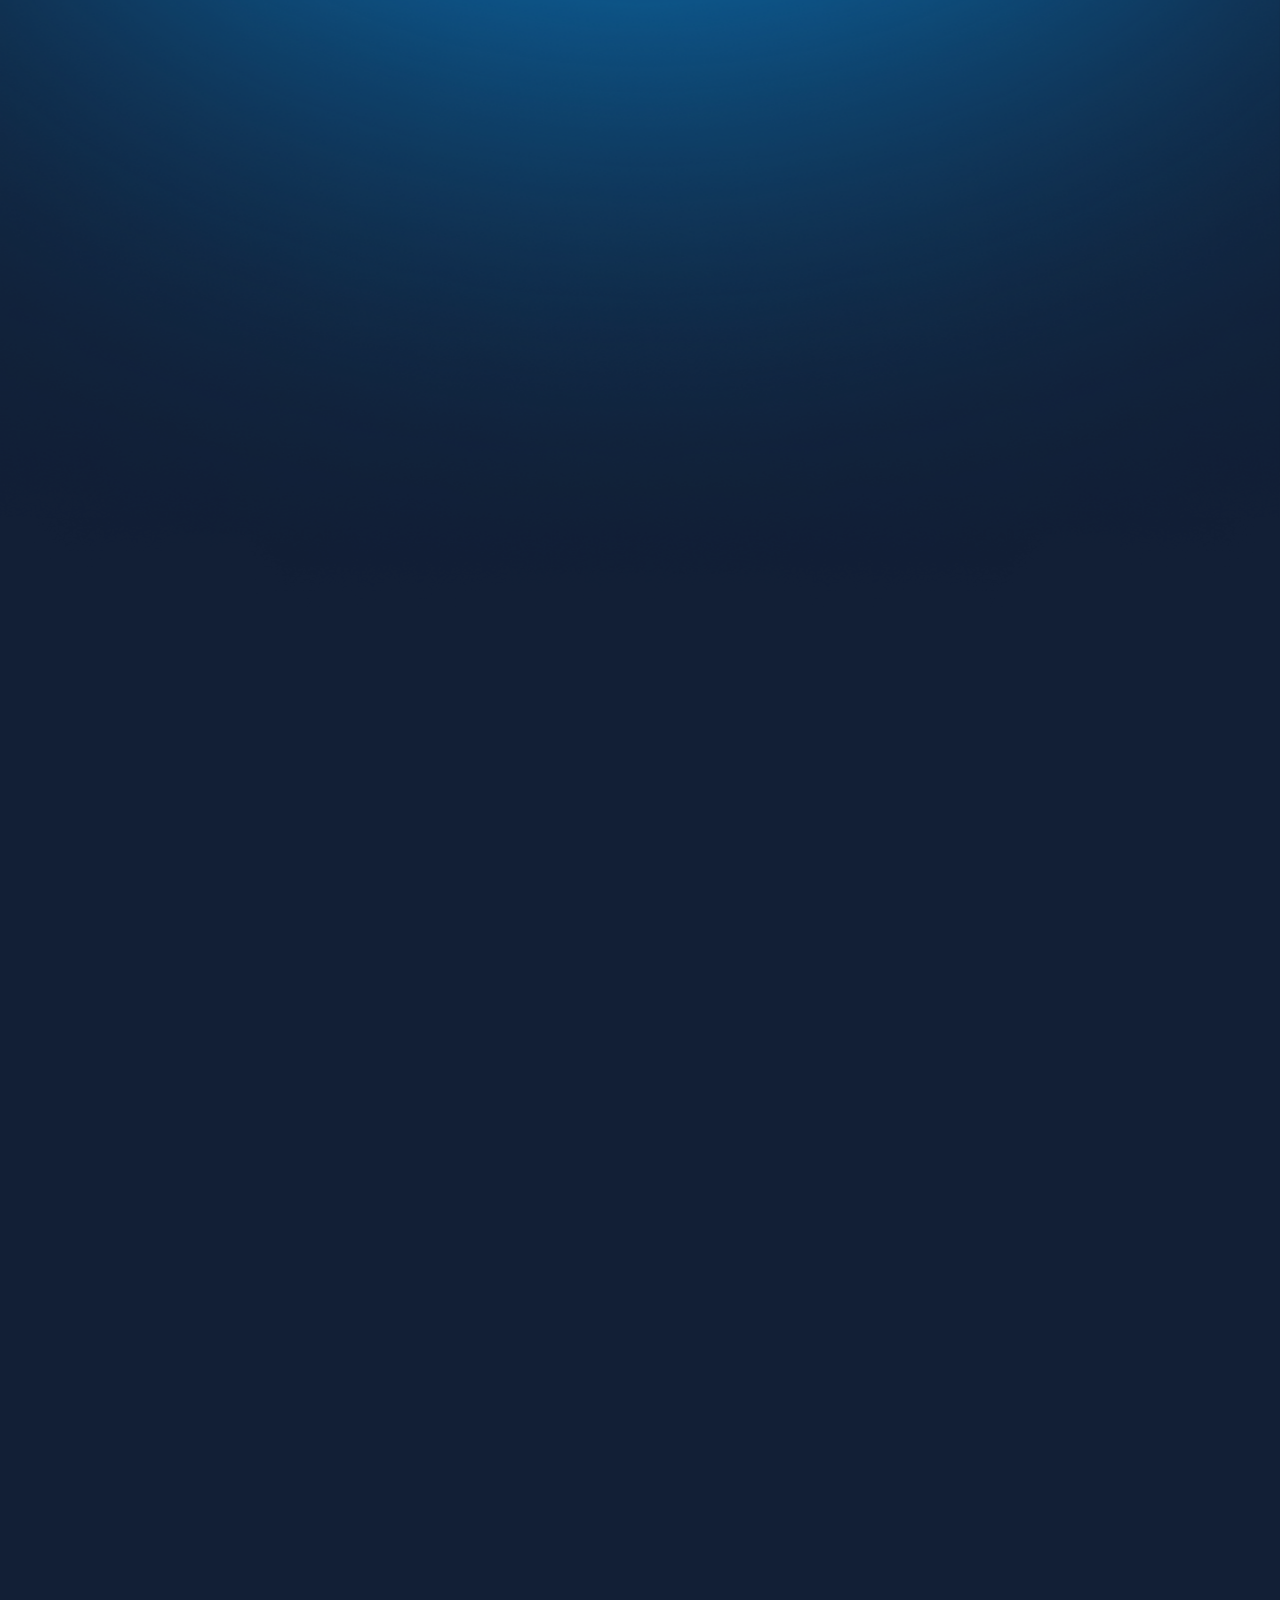
<file: Mainpage.html>
<!DOCTYPE html>
<html lang="en">
  <head>
    <meta charset="UTF-8" />
    <meta name="viewport" content="width=device-width, initial-scale=1.0" />
    <title>Webpage Layout</title>
    <link rel="stylesheet" href="Mainpage.css" />
    <link href="https://unpkg.com/aos@2.3.1/dist/aos.css" rel="stylesheet">
    <style>
      @import url('https://fonts.googleapis.com/css2?family=Gemunu+Libre:wght@200..800&family=Roboto:ital,wght@0,100..900;1,100..900&display=swap');
      </style>
  </head>
  <body>
    <div class="container" id="kernal">
      <header   data-aos="fade-down"  data-aos-delay="300"  data-aos-duration="600">
        <!-- <h1 class="logo" style="font-size: xx-large;">BULK</h1> -->
         <img src="Bulk whale finale hi-res-02 1.png" alt="Bulk Image">
        <img src="stylishcircle.png" alt="the circle shape design" class="stylishcircle">
        <nav>
          <ul>
            <li id="L1"><a href="./AdminSite tab/Adminpage.html" target="_blank" id="newcss">Apply to IDO</a></li>
            <li id="L2"><a href="./Mainpage.html">Launch App</a></li>
            <li id="L3"><a href="#">Whitepaper</a></li>
            <li>
              <select class="radius">
                <option>1x8B9dks7ga8h9t8</option>
                <option>1x8B9dks7ga8h9t8</option>
                <option>1x8B9dks7ga8h9t8</option>
                <option>1x8B9dks7ga8h9t8</option>
                <option>1x8B9dks7ga8h9t8</option>
                <option>1x8B9dks7ga8h9t8</option>
                <option>1x8B9dks7ga8h9t8</option>
              </select>
            </li>
          </ul>
        </nav>
      </header>

      <main >
        <div class="controls" data-aos="fade-down"  data-aos-delay="300"  data-aos-duration="600" >
          <div class="left">

     <a href="Mainpage.html"> <button class="btn">Live Pools</button>  </a>  
       <a href="./Closed Pools/closed.html">    <button class="btn" >Closed Pools</button> </a> 

 <a href="./AdminSite tab/Adminpage.html"> <button class="btn">Admin Site</button> </a>    

          </div>
          <div class="right">
            <input
              type="search"
              value="Search &nbsp;&nbsp;&nbsp;&nbsp;&nbsp;&nbsp;&nbsp;&nbsp;&nbsp;&nbsp;&nbsp;&nbsp;&nbsp;&nbsp;&nbsp;&nbsp;&nbsp;&nbsp;&nbsp;&nbsp;&nbsp;&nbsp;&nbsp;&nbsp;&nbsp;  🔎  "
              class="radius"
            />
            <select class="radius">
              <option>Select Month</option>
              <option>January</option>
              <option>February</option>
              <option>March</option>
              <option>April</option>
              <option>May</option>
              <option>June</option>
              <option>July</option>
              <option>Auguest</option>
              <option>September</option>
              <option>October</option>
              <option>November</option>
              <option>December</option>
            </select>
            <button class="btn" id="newcss2"><a href="./AdminSite tab/Adminpage.html" style="color: white; text-decoration: none;" >Apply IDO</a> </button>
          </div>
        </div>
      </main>


      <div class="pattern">
       <div class="Upcompingbutton">
        <div class="losi1"  data-aos="fade-right"    data-aos-delay="550" data-aos-duration="550">
        <h2  id="hello" style="color: white; display: inline; position: relative; z-index: 2; margin-left: 25px; ">
          Upcoming Sales
        </h2></div>
        <div class="losi" data-aos="fade-left"    data-aos-delay="550" data-aos-duration="550">

          <button class="btn" id="iamnot" style="position: relative; z-index: 2;"> 
            <a href="#" style="color: white; text-decoration: none; font-size: 25px;">Buy  <img src="./ethereum.png" alt="Coin image"></a>
          </button>

        <button class="btn" id="iamyes" style="position: relative; z-index: 2;"> 
          <a href="signup/form.html" style="color: white; text-decoration: none;  font-size: 20px;">Sign UP</a>
        </button>

        <button class="btn" id="iam" style="position: relative; z-index: 2;">
          <a href="login/FormS.html" style="color: white; text-decoration: none;  font-size: 20px;">Login</a>
        </button>

      </div>
      </div> 
<!-- boxes forms structures \\\\\\\\\\\\\\\\\\\\\\\\\\\\\\\\\\\\\\\\\\\\\\\\\\\\\\\\\\\\\\\\\\\\\\\\\\\\\-->
<section>
        <div class="centeralgail" >
          <div class="form-container" data-aos="flip-left" data-aos-delay="550" data-aos-duration="550">
            <div class="topsection">
              <div class="headerf">
                <img src="company logo.png" alt="Company Logo" class="logo" />
                <div class="title">
                  Ethereum Classic <br />N-gage max optional Pro 300
                </div>
              </div>
              <div class="buttonsm" style="margin-top: -17px">
                <button class="bton" style="margin-left: 33%">Open</button>
                <button class="bton" style="margin-left: 4%">BUSD</button>
              </div>
              <div class="details">
                <div class="left-column">
                  <p>Swap Rate</p>
                  <p>Cap</p>
                  <p>Type</p>
                  <p>Social</p>
                  <p>Website</p>
                  <p>Whitepaper</p>
                </div>
                <div class="right-column">
                  <p>1 ETH = 13.4 BNB</p>
                  <p>0.1</p>
                  <p>Private</p>
                  <p>
                    <a href="https://telegram.org" target="_blank">
                      <img
                        src="telegram.png"
                        alt="Telegram"
                        class="social-logo"
                      />
                    </a>
                    <a href="https://twitter.com" target="_blank">
                      <img
                        src="twitter.png"
                        alt="Twitter"
                        class="social-logo"
                      />
                    </a>
                    <a href="https://facebook.com" target="_blank">
                      <img
                        src="facebook.png"
                        alt="Facebook"
                        class="social-logo"
                      />
                    </a>
                  </p>
                  <p>Bulk.com</p>
                  <button class="bton">Open &#x2794;</button>
                </div>
              </div>
              <div class="progress-container">
                <div class="message"><b>30% </b></div>
                <div class="progress-bar">
                  <div class="progress"></div>
                </div>
              </div>
            </div>
            <div class="bottom section">
              <div class="footerf" id="footer2">
                <span>Ends in</span>
                <span>1d 4h 35m 36s</span>
              </div>
            </div>
          </div>

          <!-- sides images-->
          <img
            src="Ellipse 8.png"
            alt="image for glowing shade"
            class="side1"
          />
          <img
            src="Ellipse 18.png"
            alt="image for glowing shade"
            class="side2"
          />

          <div class="form-container" data-aos="flip-left" data-aos-delay="550" data-aos-duration="550">
            <div class="topsection">
              <div class="headerf">
                <img src="company logo.png" alt="Company Logo" class="logo" />
                <div class="title">
                  Ethereum Classic <br />N-gage max optional Pro 300
                </div>
              </div>
              <div class="buttonsm" style="margin-top: -17px">
                <button class="bton" style="margin-left: 33%">Open</button>
                <button class="bton" style="margin-left: 4%">BUSD</button>
              </div>
              <div class="details">
                <div class="left-column">
                  <p>Swap Rate</p>
                  <p>Cap</p>
                  <p>Type</p>
                  <p>Social</p>
                  <p>Website</p>
                  <p>Whitepaper</p>
                </div>
                <div class="right-column">
                  <p>1 ETH = 13.4 BNB</p>
                  <p>0.1</p>
                  <p>Private</p>
                  <p>
                    <a href="https://telegram.org" target="_blank">
                      <img
                        src="telegram.png"
                        alt="Telegram"
                        class="social-logo"
                      />
                    </a>
                    <a href="https://twitter.com" target="_blank">
                      <img
                        src="twitter.png"
                        alt="Twitter"
                        class="social-logo"
                      />
                    </a>
                    <a href="https://facebook.com" target="_blank">
                      <img
                        src="facebook.png"
                        alt="Facebook"
                        class="social-logo"
                      />
                    </a>
                  </p>
                  <p>Bulk.com</p>
                  <button class="bton">Open &#x2794;</button>
                </div>
              </div>
              <div class="progress-container">
                <div class="message"><b>30% </b></div>
                <div class="progress-bar">
                  <div class="progress"></div>
                </div>
              </div>
            </div>
            <div class="bottom section">
              <div class="footerf" id="footer2">
                <span>Ends in</span>
                <span>1d 4h 35m 36s</span>
              </div>
            </div>
          </div>

          <div class="form-container"  data-aos="flip-left" data-aos-delay="550" data-aos-duration="550">
            <div class="topsection">
              <div class="headerf">
                <img src="company logo.png" alt="Company Logo" class="logo" />
                <div class="title">
                  Ethereum Classic <br />N-gage max optional Pro 300
                </div>
              </div>
              <div class="buttonsm" style="margin-top: -17px">
                <button class="bton" style="margin-left: 33%">Open</button>
                <button class="bton" style="margin-left: 4%">BUSD</button>
              </div>
              <div class="details">
                <div class="left-column">
                  <p>Swap Rate</p>
                  <p>Cap</p>
                  <p>Type</p>
                  <p>Social</p>
                  <p>Website</p>
                  <p>Whitepaper</p>
                </div>
                <div class="right-column">
                  <p>1 ETH = 13.4 BNB</p>
                  <p>0.1</p>
                  <p>Private</p>
                  <p>
                    <a href="https://telegram.org" target="_blank">
                      <img
                        src="telegram.png"
                        alt="Telegram"
                        class="social-logo"
                      />
                    </a>
                    <a href="https://twitter.com" target="_blank">
                      <img
                        src="twitter.png"
                        alt="Twitter"
                        class="social-logo"
                      />
                    </a>
                    <a href="https://facebook.com" target="_blank">
                      <img
                        src="facebook.png"
                        alt="Facebook"
                        class="social-logo"
                      />
                    </a>
                  </p>
                  <p>Bulk.com</p>
                  <button class="bton">Open &#x2794;</button>
                </div>
              </div>
              <div class="progress-container">
                <div class="message"><b>30% </b></div>
                <div class="progress-bar">
                  <div class="progress"></div>
                </div>
              </div>
            </div>
            <div class="bottom section">
              <div class="footerf" id="footer2">
              <span>Ends in</span>
              <span>1d 4h 35m 36s</span>
              </div>
            </div>
          </div>

          <div class="form-container"  data-aos="flip-right" data-aos-delay="550" data-aos-duration="550">
            <div class="topsection">
              <div class="headerf">
                <img src="company logo.png" alt="Company Logo" class="logo" />
                <div class="title">
                  Ethereum Classic <br />N-gage max optional Pro 300
                </div>
              </div>
              <div class="buttonsm" style="margin-top: -17px">
                <button class="bton" style="margin-left: 33%">Open</button>
                <button class="bton" style="margin-left: 4%">BUSD</button>
              </div>
              <div class="details">
                <div class="left-column">
                  <p>Swap Rate</p>
                  <p>Cap</p>
                  <p>Type</p>
                  <p>Social</p>
                  <p>Website</p>
                  <p>Whitepaper</p>
                </div>
                <div class="right-column">
                  <p>1 ETH = 13.4 BNB</p>
                  <p>0.1</p>
                  <p>Private</p>
                  <p>
                    <a href="https://telegram.org" target="_blank">
                      <img
                        src="telegram.png"
                        alt="Telegram"
                        class="social-logo"
                      />
                    </a>
                    <a href="https://twitter.com" target="_blank">
                      <img
                        src="twitter.png"
                        alt="Twitter"
                        class="social-logo"
                      />
                    </a>
                    <a href="https://facebook.com" target="_blank">
                      <img
                        src="facebook.png"
                        alt="Facebook"
                        class="social-logo"
                      />
                    </a>
                  </p>
                  <p>Bulk.com</p>
                  <button class="bton">Open &#x2794;</button>
                </div>
              </div>
              <div class="progress-container">
                <div class="message"><b>30% </b></div>
                <div class="progress-bar">
                  <div class="progress"></div>
                </div>
              </div>
            </div>
            <div class="bottom section">
              <div class="footerf" id="footer2">
                <span>Ends in</span>
                <span>1d 4h 35m 36s</span>
              </div>
            </div>
          </div>

          <div class="form-container"  data-aos="flip-right" data-aos-delay="550" data-aos-duration="550">
            <div class="topsection">
              <div class="headerf">
                <img src="company logo.png" alt="Company Logo" class="logo" />
                <div class="title">
                  Ethereum Classic <br />N-gage max optional Pro 300
                </div>
              </div>
              <div class="buttonsm" style="margin-top: -17px">
                <button class="bton" style="margin-left: 33%">Open</button>
                <button class="bton" style="margin-left: 4%">BUSD</button>
              </div>
              <div class="details">
                <div class="left-column">
                  <p>Swap Rate</p>
                  <p>Cap</p>
                  <p>Type</p>
                  <p>Social</p>
                  <p>Website</p>
                  <p>Whitepaper</p>
                </div>
                <div class="right-column">
                  <p>1 ETH = 13.4 BNB</p>
                  <p>0.1</p>
                  <p>Private</p>
                  <p>
                    <a href="https://telegram.org" target="_blank">
                      <img
                        src="telegram.png"
                        alt="Telegram"
                        class="social-logo"
                      />
                    </a>
                    <a href="https://twitter.com" target="_blank">
                      <img
                        src="twitter.png"
                        alt="Twitter"
                        class="social-logo"
                      />
                    </a>
                    <a href="https://facebook.com" target="_blank">
                      <img
                        src="facebook.png"
                        alt="Facebook"
                        class="social-logo"
                      />
                    </a>
                  </p>
                  <p>Bulk.com</p>
                  <button class="bton">Open &#x2794;</button>
                </div>
              </div>
              <div class="progress-container">
                <div class="message"><b>30% </b></div>
                <div class="progress-bar">
                  <div class="progress"></div>
                </div>
              </div>
            </div>
            <div class="bottom section">
              <div class="footerf" id="footer2">
                <span>Ends in</span>
                <span>1d 4h 35m 36s</span>
              </div>
            </div>
          </div>

          <div class="form-container"  data-aos="flip-right" data-aos-delay="450" data-aos-duration="450">
            <div class="topsection">
              <div class="headerf">
                <img src="company logo.png" alt="Company Logo" class="logo" />
                <div class="title">
                  Ethereum Classic <br />N-gage max optional Pro 300
                </div>
              </div>
              <div class="buttonsm" style="margin-top: -17px">
                <button class="bton" style="margin-left: 33%">Open</button>
                <button class="bton" style="margin-left: 4%">BUSD</button>
              </div>
              <div class="details">
                <div class="left-column">
                  <p>Swap Rate</p>
                  <p>Cap</p>
                  <p>Type</p>
                  <p>Social</p>
                  <p>Website</p>
                  <p>Whitepaper</p>
                </div>
                <div class="right-column">
                  <p>1 ETH = 13.4 BNB</p>
                  <p>0.1</p>
                  <p>Private</p>
                  <p>
                    <a href="https://telegram.org" target="_blank">
                      <img
                        src="telegram.png"
                        alt="Telegram"
                        class="social-logo"
                      />
                    </a>
                    <a href="https://twitter.com" target="_blank">
                      <img
                        src="twitter.png"
                        alt="Twitter"
                        class="social-logo"
                      />
                    </a>
                    <a href="https://facebook.com" target="_blank">
                      <img
                        src="facebook.png"
                        alt="Facebook"
                        class="social-logo"
                      />
                    </a>
                  </p>
                  <p>Bulk.com</p>
                  <button class="bton">Open &#x2794;</button>
                </div>
              </div>
              <div class="progress-container">
                <div class="message"><b>30% </b></div>
                <div class="progress-bar">
                  <div class="progress"></div>
                </div>
              </div>
            </div>
            <div class="bottom section">
              <div class="footerf" id="footer2">
                <span>Ends in</span>
                <span>1d 4h 35m 36s</span>
              </div>
            </div>
          </div>
        </div>
</section>
</div>

<!-- second section -->

<section style="position: relative;" class="secondsectionnd">
<div class="secondsection">
  <h1 data-aos="fade-down" data-aos-delay="500">About US</h1>
 
 <div class="responsive1">
<img src="./Ellipse 5.png" alt="glowing image" class="sidemiddle" style="width: 100%; height: 100%;">

<img src="./lines box.png" alt="linesboxes" class="backgroundrectangle">

<div class="circletype roll-in-left" id="section3"><h1>Bulk</h1></div>

<div  class="rectangularttext" data-aos="fade-left" data-aos-delay="700"><p id="more">Lorem Ipsum is simply dummy text of the printing and typesetting industry. 
  Lorem Ipsum has been the industry's standard dummy text ever since the 1500s, when an unknown printer took
   a galley of type and scrambled it to make a type specimen book. It has survived not only five centuries, 
   but also the leap into electronic typesetting, remaining essentially</p></div>
  </div>

  </div>
</section>

<!-- third section -->

<section style="position: relative;">
<div class=" thirdsection" >

  
  <h1 data-aos="fade-down" data-aos-delay="500">ROADMAP</h1>
 

  <img src="./Ellipse 8 (1).png" alt="glow" class="side33">
  <img src="./Ellipse 8 left.png" alt="glow" class="side34">

 
  <div class="setting">

<img src="./Vector 41.png" alt="straight line" class="technology1">
<img src="./Vector 38.png" alt="line" class="technology2">
<img src="./Vector 39.png" alt="line" class="technology3">
<img src="./Vector 40.png" alt="line" class="technology4">
<img src="./Vector 42.png" alt="line" class="technology5">

<div class="polygon1"  data-aos="flip-right" data-aos-delay="550" data-aos-duration="550"><p style="display: flex; flex-wrap:wrap; flex-direction: row;" > Service registration opens </p><br> <p id="special"> Jan 21 <br>
  -FEB 21 </p> <br> <p  style="display: flex; flex-wrap:wrap; flex-direction: row;" >Lorem ipsum dolor sit amet, consectetur bibendum laoreet. Ipsum dolor sit amet, consectetur bibendum laoreet.</p> </div>

  <div class="polygon2"  data-aos="flip-right" data-aos-delay="550" data-aos-duration="550"><p  style="display: flex; flex-wrap:wrap; flex-direction: row;" > Service registration opens </p><br> <p id="special1"> Jan 21 <br>
    -FEB 21 </p> <br> <p  style="display: flex; flex-wrap:wrap; flex-direction: row;" >Lorem ipsum dolor sit amet, consectetur bibendum laoreet. Ipsum dolor sit amet, consectetur bibendum laoreet.</p> </div>

    <div class="polygon3"  data-aos="flip-right" data-aos-delay="550" data-aos-duration="550"><p  style="display: flex; flex-wrap:wrap; flex-direction: row;" > Service registration opens </p><br> <p id="special2"> Jan 21 <br>
      -FEB 21 </p> <br> <p  style="display: flex; flex-wrap:wrap; flex-direction: row;" >Lorem ipsum dolor sit amet, consectetur bibendum laoreet. Ipsum dolor sit amet, consectetur bibendum laoreet.</p> </div>

      <div class="polygon4"  data-aos="flip-right" data-aos-delay="550" data-aos-duration="550"><p  style="display: flex; flex-wrap:wrap; flex-direction: row;" > Service registration opens </p><br> <p id="special3"> Jan 21 <br>
        -FEB 21 </p> <br> <p  style="display: flex; flex-wrap:wrap; flex-direction: row;" >Lorem ipsum dolor sit amet, consectetur bibendum laoreet. Ipsum dolor sit amet, consectetur bibendum laoreet.</p> </div>
      
      </div>
  
</div>
</section>

<!-- fourth  section -->

<section class="fourthsectionn" >
<div  class="sectionbefore">
<p style="font-family: Gemunu Libre; 
font-weight: 700; 
font-size: 60px; 
line-height: 65.04px; 
position: relative; 
z-index: 2;
bottom: 4pc;   
display: flex;
justify-content: center; 
margin-bottom: 98px;
margin-right: 0px;
align-items: center; 
text-align: center; 
color: white;" data-aos="fade-down" data-aos-delay="500">Our Partners</p>

<div data-aos="fade-up"  data-aos-delay="450" >
<img src="./Vector 49.png" alt="arrow" class="leftarrow">
  <img src="./Vector 50.png" alt="arrow" class="rightarrow">

 
  <img src="./Vector 47 (1).png" alt="backimage" class="backimage" >

<div class="fourthrectanglepolygon">

<div class="fourthtext">
  <img src="./image 5.png" alt="2ndlogo" style="margin-left: -95px;">
  <img src="./image 4.png" alt="1stlogo" >
  <img src="./image 6.png" alt="3rdlogo">
</div>

</div>

</div>

</div>

</section>

<!-- fifth section -->


<section style="height: 861px; width: 100%;">
  <img src="./samll boxes pic.png" alt="background image" class="harami">
  <img src="./Ellipse 12.png" alt="backglow" class="backbackgrow">
<div class="Allinone">
<p  data-aos="fade-down" data-aos-delay="500">OUR TEAM</p>

<div class="threesection">

  <div class="boxno1"   data-aos="flip-right" data-aos-delay="450" data-aos-duration="450">
<img src="./Ellipse 10.png" alt="circle" style="position: absolute; left: 88px; height: 148px;" >
<img src="./Mask Group.png" alt="person picture" style="position: absolute; left: 98px; height: 131px; width: 131px; top: 38px;"  >
<h2>Eva Bloom</h2>

<p style="display: flex; text-align: center; position: relative; top: 12pc; left: 15px; font-size: 18px;">Lorem Ipsum is simply dummy text of the printing and typesetting industry. Lorem Ipsum has been the industry's standard dummy text ever since the 1500s, </p>
<button class="btn"><span style="position: relative;bottom: 5px; font-size: 16px;"> Contact US </span> &nbsp; <a href="https://www.linkedin.com/"> <img src="./Linkdin.png" alt="linked in image"> </a> </button>

  </div>

  <div class="boxno2"    data-aos="flip-right" data-aos-delay="450" data-aos-duration="450">
    <img src="./Ellipse 10.png" alt="circle" style="position: absolute; left: 88px; height: 148px;" >
    <img src="./Mask Group (1).png" alt="person picture" style="position: absolute; left: 98px; border-radius: 50%; background-color: rgb(92, 239, 19); height: 131px; width: 131px; top: 38px;"  >
    <h2>Eva Bloom</h2>

    <p style="display: flex;text-align: center; position: relative; top: 12pc; left: 15px;font-size: 18px;">Lorem Ipsum is simply dummy text of the printing and typesetting industry. Lorem Ipsum has been the industry's standard dummy text ever since the 1500s, </p>
    <button class="btn"><span style="position: relative;bottom: 5px; font-size: 16px;"> Contact US </span> &nbsp; <a href="https://www.linkedin.com/"> <img src="./Linkdin.png" alt="linked in image"> </a> </button>

  </div>

  <div class="boxno3"    data-aos="flip-right" data-aos-delay="450" data-aos-duration="450">
<img src="./Ellipse 10.png" alt="circle" style="position: absolute; left: 88px; height: 148px;" >
<img src="./Mask Group (2).png" alt="person picture" style="position: absolute; left: 98px; height: 131px; width: 131px; top: 38px;"  >
<h2>Eva Bloom</h2>

<p style="display: flex; text-align: center; position: relative; top: 12pc; left: 15px;font-size: 18px;">Lorem Ipsum is simply dummy text of the printing and typesetting industry. Lorem Ipsum has been the industry's standard dummy text ever since the 1500s, </p>
<button class="btn"><span style="position: relative;bottom: 5px; font-size: 16px;"> Contact US </span> &nbsp; <a href="https://www.linkedin.com/"> <img src="./Linkdin.png" alt="linked in image"> </a> </button>

  </div>

</div>

</div>
</section>

<!-- sixth section -->

<section class="lastsection">
  <div class="lastoverallclass">
<h2 id="jam" data-aos="fade-right" data-aos-delay="450" data-aos-duration="450" >OUR ADVISORS & FOUNDER</h2>

<div class="Muazbox">

<div class="Muazbox1"  data-aos="flip-left" data-aos-delay="450" data-aos-duration="450">
<img src="./image 9.png" alt="personimage"  style="height: 180px; width: 180px; position: relative; left: 70px; bottom: 75px;">
<h2>Eva Bloom</h2>
<p style="font-size: 18px; position: absolute; display: flex; flex-wrap: wrap; left: 6px;  text-align: center; padding: 10px;
bottom: 28px;">Lorem Ipsum is simply dummy text of the printing and typesetting industry. Lorem Ipsum has been the industry's standard dummy text ever since the 1500s, </p>

</div>
<div class="Muazbox1"  data-aos="flip-left" data-aos-delay="450" data-aos-duration="450">
  <img src="./image 9.png" alt="personimage"  style="height: 180px; width: 180px; position: relative; left: 70px; bottom: 75px;">

  <h2>Eva Bloom</h2>
<p style="font-size: 18px; position: absolute; display: flex; flex-wrap: wrap; left: 6px;  text-align: center; padding: 10px;
bottom: 28px;">Lorem Ipsum is simply dummy text of the printing and typesetting industry. Lorem Ipsum has been the industry's standard dummy text ever since the 1500s, </p>


</div>


<div class="Muazbox1"  data-aos="flip-left" data-aos-delay="450" data-aos-duration="450">
  <img src="./image 9.png" alt="personimage"  style="height: 180px; width: 180px; position: relative; left: 70px; bottom: 75px;">
  <h2>Eva Bloom</h2>
<p style="font-size: 18px; position: absolute; display: flex; flex-wrap: wrap; left: 6px;  text-align: center; padding: 10px;
bottom: 28px;">Lorem Ipsum is simply dummy text of the printing and typesetting industry. Lorem Ipsum has been the industry's standard dummy text ever since the 1500s, </p>

</div>

</div>

<div data-aos="flip-left" data-aos-delay="450" data-aos-duration="450">
<img src="./3D 1.png" alt="shape" class="laststyleimage">
</div>

  </div>

</section>






<!-- footer diaognal shape bar for sial media apps,\\\\\\\\\\\\\\\\\\\\\\\\\\\\\\\\\\\\ -->


  <br><br><br><br><br><br>
  <p class="follows" data-aos="zoom-in" data-aos="fade-up" data-aos-delay="500" data-aos-duration="500">Follow Me</p>

<div class="ltft">
  <div class="shapess" data-aos="fade-up" data-aos-delay="500" data-aos-duration="500">
    
      <div class="iconss">
          <a href="https://www.linkedin.com" class="icon linkedin"></a>
          <a href="https://www.telegram.com" class="icon telegram"></a>
          <a href="https://www.facebook.com" class="icon facebook"></a>
          <a href="https://www.twitter.com" class="icon twitter"></a>
      </div>
  </div>
</div>
<!-- footer content\\\\\\\\\\\\\\\\\\\\\\\\\\\\\\\\\\\\\ -->


<div class="lastlast"  data-aos="fade-up" data-aos-delay="500" data-aos-duration="500">
    <footer class="footer">
        <div class="footer-content">
            <div class="footer-section">
                <img src="./Bulk whale.png" alt="Whale Image">
                <p>This is the solitary genuinely <br>decentralized launchpad administration <br> on binance smart chain.</p>
                <p>© 2021 BULK. All rights reserved.</p>
            </div>
            <div class="footer-section">
                <h3>Sales</h3>
                <ul>
                    <li><a href="#">Upcoming sales</a></li>
                    <li><a href="#">Join sales</a></li>
                    <li><a href="#">Closed sales</a></li>
                </ul>
            </div>
            <div class="footer-section">
                <h3>Platform</h3>
                <ul>
                    <li><a href="#">Whitelist</a></li>
                </ul>
            </div>
            <div class="footer-section">
                <h3>Company</h3>
                <ul>
                    <li><a href="#">Policy Privacy</a></li>
                    <li><a href="#">Terms of use</a></li>
                </ul>
            </div>
        </div>
    </footer>
  </div>


  <script src="https://unpkg.com/aos@2.3.1/dist/aos.js"></script>
  <script>
    document.addEventListener('DOMContentLoaded', function() {
      AOS.init();
    });
  </script>




 <script>
  // Select the element with the roll-in-left class
  const section = document.querySelector('.roll-in-left');

  // Create an Intersection Observer
  const observer = new IntersectionObserver((entries, observer) => {
      entries.forEach(entry => {
          if (entry.isIntersecting) {
              // When the section is in view, add the animate class
              entry.target.classList.add('animate');
              // Stop observing after the animation triggers (optional)
              observer.unobserve(entry.target);
          }
      });
  }, {
      threshold: 0.1 // Trigger when 10% of the section is visible (adjustable)
  });

  // Start observing the section
  observer.observe(section);
</script>






  </body>
</html>
</file>
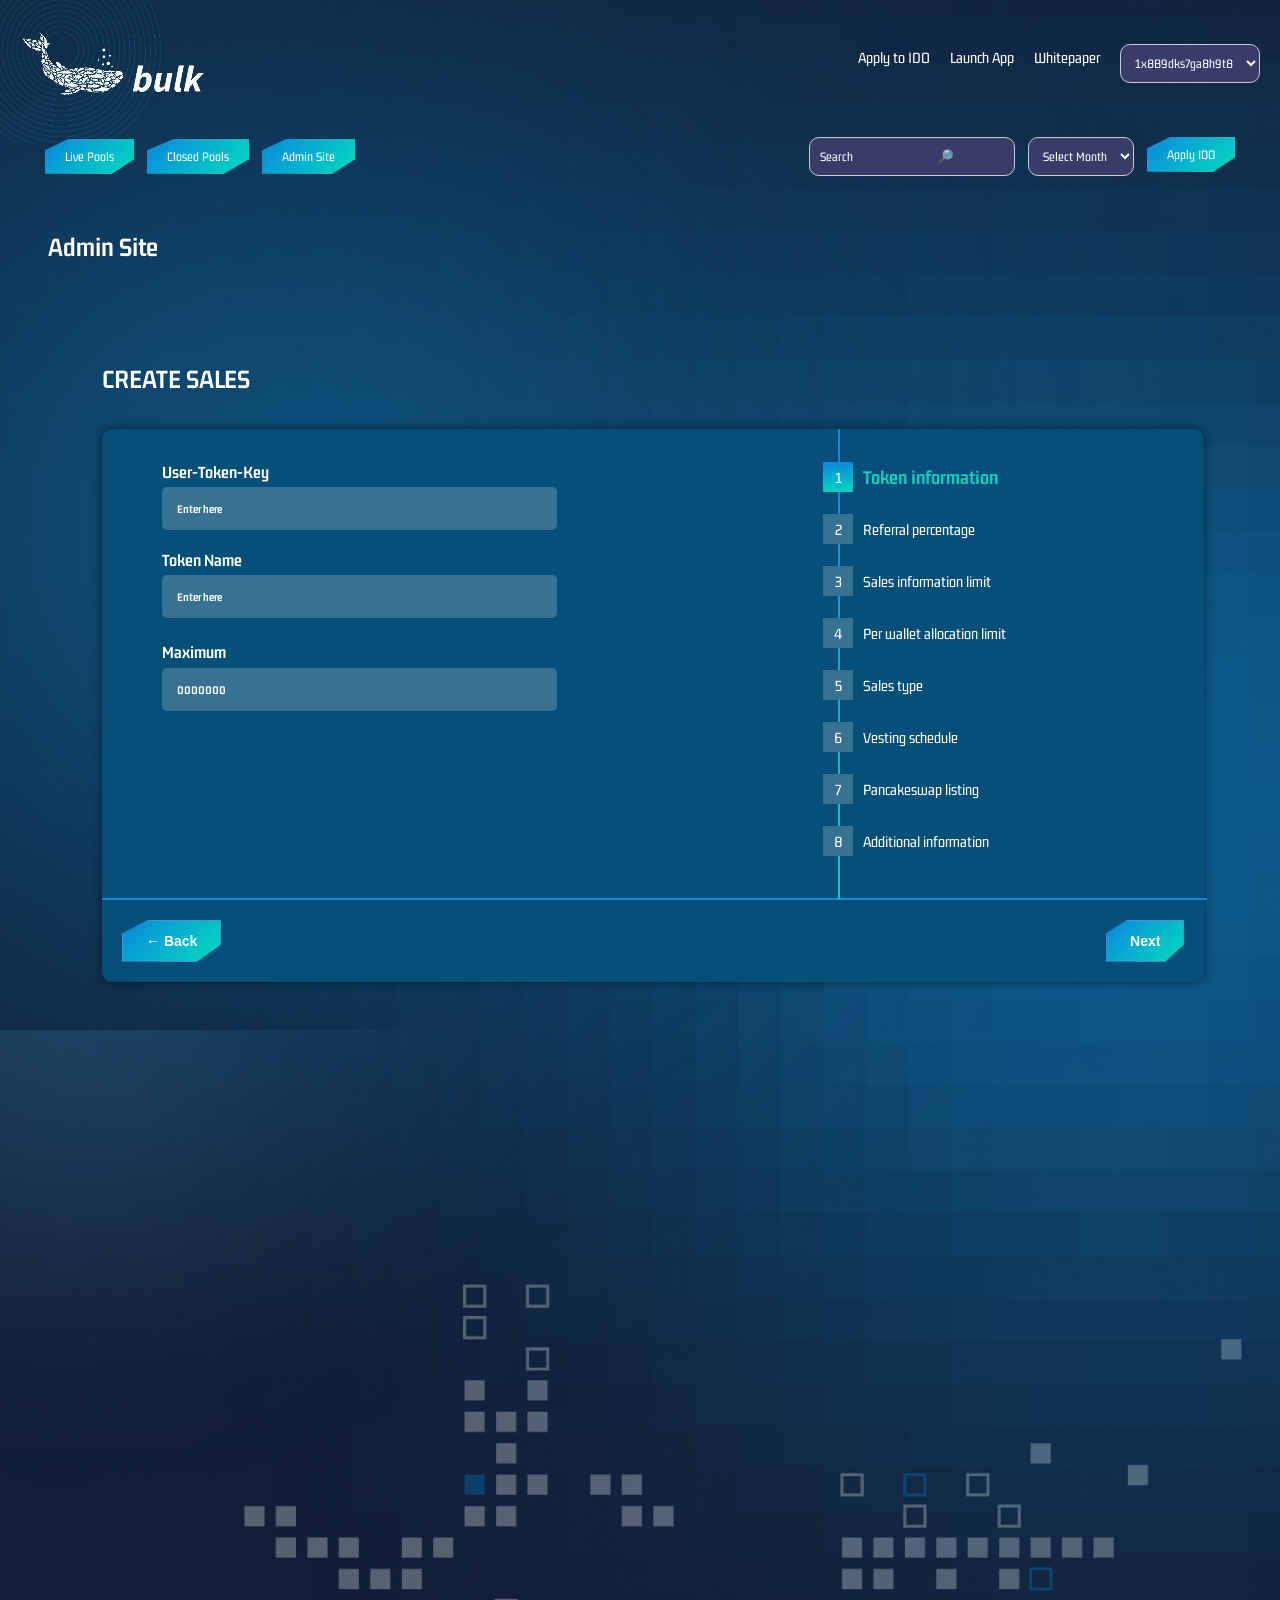
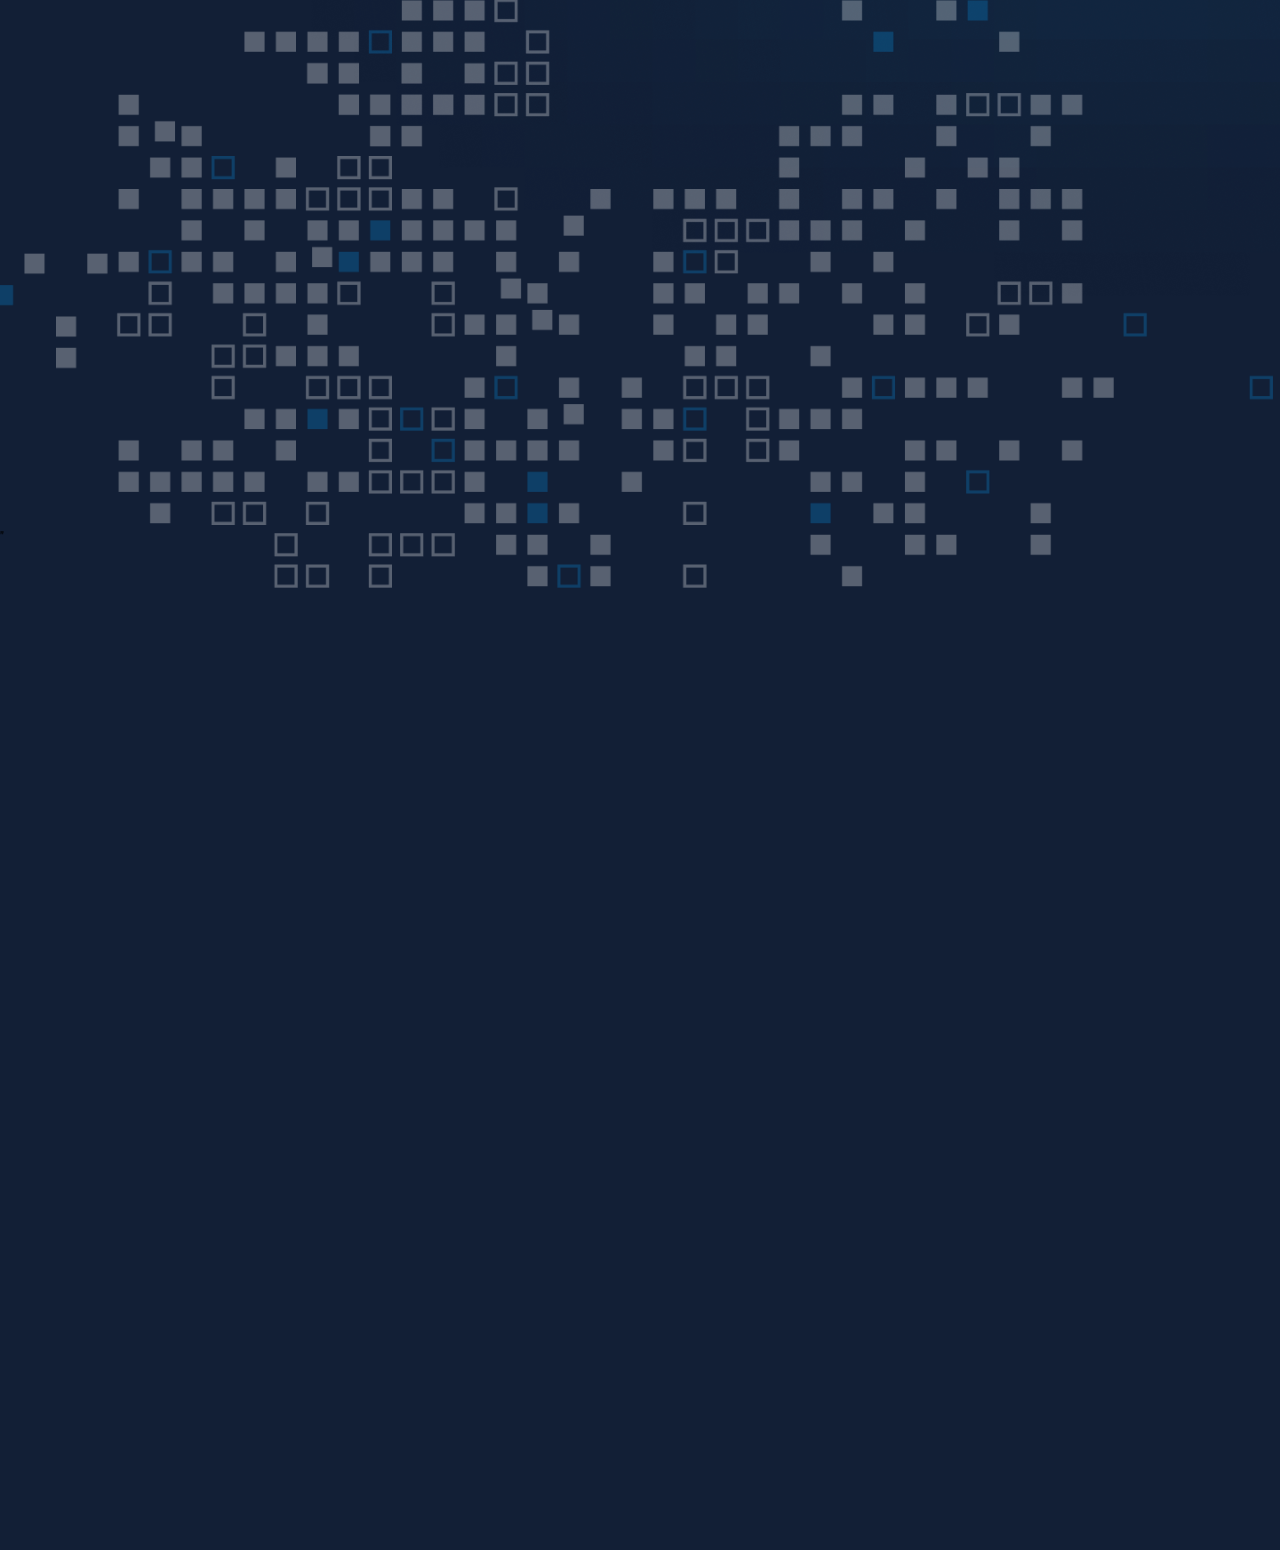
<file: AdminSite tab/Adminpage.html>
<!DOCTYPE html>
<html lang="en">
  <head>
    <meta charset="UTF-8" />
    <meta name="viewport" content="width=device-width, initial-scale=1.0" />
    <title>Webpage Layout</title>
    <link rel="stylesheet" href="Adminpage.css" />
    <link href="https://unpkg.com/aos@2.3.1/dist/aos.css" rel="stylesheet">
    <style>
      @import url('https://fonts.googleapis.com/css2?family=Gemunu+Libre:wght@200..800&family=Roboto:ital,wght@0,100..900;1,100..900&display=swap');
      </style>
  </head>
  <body>
    <div class="container" id="kernal">
      <header   data-aos="fade-down"  data-aos-delay="300"  data-aos-duration="600">
        <!-- <div class="logo">BULK</div> -->
         <img src="./Bulk whale finale hi-res-02 1.png" alt="">
        <img src="stylishcircle.png" alt="the circle shape design" class="stylishcircle">
        <nav>
          <ul>
            <li id="L1"><a href="Adminpage.html">Apply to IDO</a></li>
            <li id="L2"><a href="../index.html">Launch App</a></li>
            <li id="L3"><a href="#">Whitepaper</a></li>
            <li>
              <select class="radius">
                <option>1x8B9dks7ga8h9t8</option>
                <option>1x8B9dks7ga8h9t8</option>
                <option>1x8B9dks7ga8h9t8</option>
                <option>1x8B9dks7ga8h9t8</option>
                <option>1x8B9dks7ga8h9t8</option>
                <option>1x8B9dks7ga8h9t8</option>
                <option>1x8B9dks7ga8h9t8</option>
              </select>
            </li>
          </ul>
        </nav>
      </header>
      <main>
        <div class="controls"  data-aos="fade-down"  data-aos-delay="300"  data-aos-duration="600">
          <div class="left">
            <a href="../index.html"> <button class="btn">Live Pools</button>  </a>  
            <a href="../Closed Pools/closed.html">    <button class="btn" >Closed Pools</button> </a> 

            <a href="Adminpage.html"> <button class="btn">Admin Site</button> </a>   
          </div>
          <div class="right">
            <input
              type="search"
              value="Search &nbsp;&nbsp;&nbsp;&nbsp;&nbsp;&nbsp;&nbsp;&nbsp;&nbsp;&nbsp;&nbsp;&nbsp;&nbsp;&nbsp;&nbsp;&nbsp;&nbsp;&nbsp;&nbsp;&nbsp;&nbsp;&nbsp;&nbsp;&nbsp;&nbsp;  🔎  "
              class="radius"
            />
            <select class="radius">
              <option>Select Month</option>
              <option>January</option>
              <option>February</option>
              <option>March</option>
              <option>April</option>
              <option>May</option>
              <option>June</option>
              <option>July</option>
              <option>Auguest</option>
              <option>September</option>
              <option>October</option>
              <option>November</option>
              <option>December</option>
            </select>
           <a href="Adminpage.html"> <button class="btn">Apply IDO</button> </a>
          </div>
        </div>
      </main>


      <h4 style="color: white; position: relative; z-index: 2; font-size: 1.7pc;" class="edited"  data-aos="fade-right"  data-aos-delay="550" data-aos-duration="550">Admin Site</h4>

      <h4 style="color: white; position: relative; z-index: 2; font-size: 1.7pc;" class="webcen"  data-aos="fade-right"  data-aos-delay="550" data-aos-duration="550">CREATE SALES</h4>
      <div class="websitecenter">

        <div class="big-box" data-aos="flip-up"  data-aos-delay="300"  data-aos-duration="600">
          <div class="upper-part">
              <div class="form-left">
                  <label for="token-address" class="edit" style="font-size: 1.1pc;">User-Token-Key</label>
                  <input type="text" id="token-address" placeholder="Enter here">
                  <label for="token-symbol" class="edit"  style="font-size: 1.1pc;">Token Name</label>
                  <input type="text" id="token-symbol" placeholder="Enter here">
                  <label for="token-symbol" class="edit" style="margin-top: 1.5pc; font-size: 1.1pc; margin-bottom: 6px; font-weight: 700;">Maximum</label>
                  <input type="number" id="token-symbol" placeholder="0000000" style="color: white;">
              </div>
              <div class="form-right">
                  <div class="vertical-line"></div>
                  <div class="link-box">
                      <div class="number-box active">1</div>
                      <div class="link-text active"> Token information</div>
                  </div>
                  <div class="link-box">
                      <div class="number-box">2</div>
                      <div class="link-text">Referral percentage</div>
                  </div>
                  <div class="link-box">
                      <div class="number-box">3</div>
                      <div class="link-text">Sales information limit</div>
                  </div>
                  <div class="link-box">
                      <div class="number-box">4</div>
                      <div class="link-text">Per wallet allocation limit</div>
                  </div>
                  <div class="link-box">
                      <div class="number-box">5</div>
                      <div class="link-text">Sales type</div>
                  </div>
                  <div class="link-box">
                      <div class="number-box">6</div>
                      <div class="link-text">Vesting schedule</div>
                  </div>
                  <div class="link-box">
                      <div class="number-box">7</div>
                      <div class="link-text">Pancakeswap listing</div>
                  </div>
                  <div class="link-box">
                      <div class="number-box">8</div>
                      <div class="link-text">Additional information</div>
                  </div>
              </div>
          </div>
          <div class="horizontal-line"></div>
          <div class="lower-part">
              <div class="bottom-nav">
                  <div class="back"> <a href="../index.html"> <button class="backback">  ← Back  </button> </a> </div>
                  <a href="../Token Information tab1/P7.html"><button class="next">Next</button></a>
              </div>
          </div>
        </div>
        
        </div>
        
       
















      <div class="pattern">
       <div class="Upcompingbutton">
        <div class="losi1" data-aos="fade-right"    data-aos-delay="550" data-aos-duration="550" >
        <h3  id="hello" style="color: white; display: inline; position: relative; z-index: 2; margin-left: 25px; font-size: 1.8pc; ">
         SALES
        </h3></div>
       
      </div> 
<!-- boxes forms structures \\\\\\\\\\\\\\\\\\\\\\\\\\\\\\\\\\\\\\\\\\\\\\\\\\\\\\\\\\\\\\\\\\\\\\\\\\\\\-->
  
        <div class="centeralgail">
          <img
          src="Ellipse 8.png"
          alt="image for glowing shade"
          class="side1"
        />
        <img
          src="Ellipse 18.png"
          alt="image for glowing shade"
          class="side2"
        />
          <div class="ethereum-box" data-aos="flip-left" data-aos-delay="550" data-aos-duration="550"  ><img src="./newetherium.png" alt="Ethereum"><span>Ethereum 3<br><small>5000.0</small></span></div>
            <div class="ethereum-box"data-aos="flip-left" data-aos-delay="450" data-aos-duration="450"  ><img src="./newetherium.png" alt="Ethereum"><span>Ethereum 3<br><small>5000.0</small></span></div>
            <div class="ethereum-box"data-aos="flip-left" data-aos-delay="450" data-aos-duration="450"  ><img src="./newetherium.png" alt="Ethereum"><span>Ethereum 3<br><small>5000.0</small></span></div>
            <div class="ethereum-box"data-aos="flip-left" data-aos-delay="450" data-aos-duration="450"  ><img src="./newetherium.png" alt="Ethereum"><span>Ethereum 3<br><small>5000.0</small></span></div>
            <div class="ethereum-box"data-aos="flip-left" data-aos-delay="450" data-aos-duration="450"  ><img src="./newetherium.png" alt="Ethereum"><span>Ethereum 3<br><small>5000.0</small></span></div>
            <div class="ethereum-box"data-aos="flip-left" data-aos-delay="450" data-aos-duration="450"  ><img src="./newetherium.png" alt="Ethereum"><span>Ethereum 3<br><small>5000.0</small></span></div>
            <div class="ethereum-box"data-aos="flip-left" data-aos-delay="450" data-aos-duration="450"  ><img src="./newetherium.png" alt="Ethereum"><span>Ethereum 3<br><small>5000.0</small></span></div>
            <div class="ethereum-box"data-aos="flip-left" data-aos-delay="450" data-aos-duration="450"  ><img src="./newetherium.png" alt="Ethereum"><span>Ethereum 3<br><small>5000.0</small></span></div>
            <div class="ethereum-box"data-aos="flip-left" data-aos-delay="450" data-aos-duration="450"  ><img src="./newetherium.png" alt="Ethereum"><span>Ethereum 3<br><small>5000.0</small></span></div>
            <div class="ethereum-box"data-aos="flip-left" data-aos-delay="450" data-aos-duration="450"  ><img src="./newetherium.png" alt="Ethereum"><span>Ethereum 3<br><small>5000.0</small></span></div>
            <div class="ethereum-box"data-aos="flip-left" data-aos-delay="450" data-aos-duration="450"  ><img src="./newetherium.png" alt="Ethereum"><span>Ethereum 3<br><small>5000.0</small></span></div>
            <div class="ethereum-box"data-aos="flip-left" data-aos-delay="450" data-aos-duration="450"  ><img src="./newetherium.png" alt="Ethereum"><span>Ethereum 3<br><small>5000.0</small></span></div>
            <div class="ethereum-box"data-aos="flip-left" data-aos-delay="450" data-aos-duration="450"  ><img src="./newetherium.png" alt="Ethereum"><span>Ethereum 3<br><small>5000.0</small></span></div>
            <div class="ethereum-box"data-aos="flip-left" data-aos-delay="450" data-aos-duration="450"  ><img src="./newetherium.png" alt="Ethereum"><span>Ethereum 3<br><small>5000.0</small></span></div>
            <div class="ethereum-box"data-aos="flip-left" data-aos-delay="450" data-aos-duration="450"  ><img src="./newetherium.png" alt="Ethereum"><span>Ethereum 3<br><small>5000.0</small></span></div>
</div>
<!-- Load button html start\\\\\\\\\\\\ -->
"
<button class="xyz" data-aos="flip-right" data-aos-delay="550" data-aos-duration="450" >Load More</button>
<br><br><br>

</div>
<!-- footer diaognal shape bar for sial media apps,\\\\\\\\\\\\\\\\\\\\\\\\\\\\\\\\\\\\ -->


  <br><br><br><br><br><br>
  <p class="follows"   data-aos="flip-right" data-aos-delay="550" data-aos-duration="450">Follow Me</p>

<div class="ltft">
  <div class="shapess"   data-aos="fade-up" data-aos-delay="500" data-aos-duration="500">
    
      <div class="iconss">
          <a href="https://www.linkedin.com" class="icon linkedin"></a>
          <a href="https://www.telegram.com" class="icon telegram"></a>
          <a href="https://www.facebook.com" class="icon facebook"></a>
          <a href="https://www.twitter.com" class="icon twitter"></a>
      </div>
  </div>
</div>
<!-- footer content\\\\\\\\\\\\\\\\\\\\\\\\\\\\\\\\\\\\\ -->


<div class="lastlast"   data-aos="fade-up" data-aos-delay="500" data-aos-duration="500">
    <footer class="footer">
        <div class="footer-content">
            <div class="footer-section">
                <!-- <h1 >BULK</h1> -->
                 <img src="./Bulk whale.png" alt="">
                <p>This is the solitary genuinely <br>decentralized launchpad administration <br> on binance smart chain.</p>
                <p>© 2021 BULK. All rights reserved.</p>
            </div>
            <div class="footer-section">
                <h3>Sales</h3>
                <ul>
                    <li><a href="#">Upcoming sales</a></li>
                    <li><a href="#">Join sales</a></li>
                    <li><a href="#">Closed sales</a></li>
                </ul>
            </div>
            <div class="footer-section">
                <h3>Platform</h3>
                <ul>
                    <li><a href="#">Whitelist</a></li>
                </ul>
            </div>
            <div class="footer-section">
                <h3>Company</h3>
                <ul>
                    <li><a href="#">Policy Privacy</a></li>
                    <li><a href="#">Terms of use</a></li>
                </ul>
            </div>
        </div>
    </footer>
  </div>



  <script src="https://unpkg.com/aos@2.3.1/dist/aos.js"></script>
  <script>
    AOS.init();
  </script>


  </body>
</html>
</file>
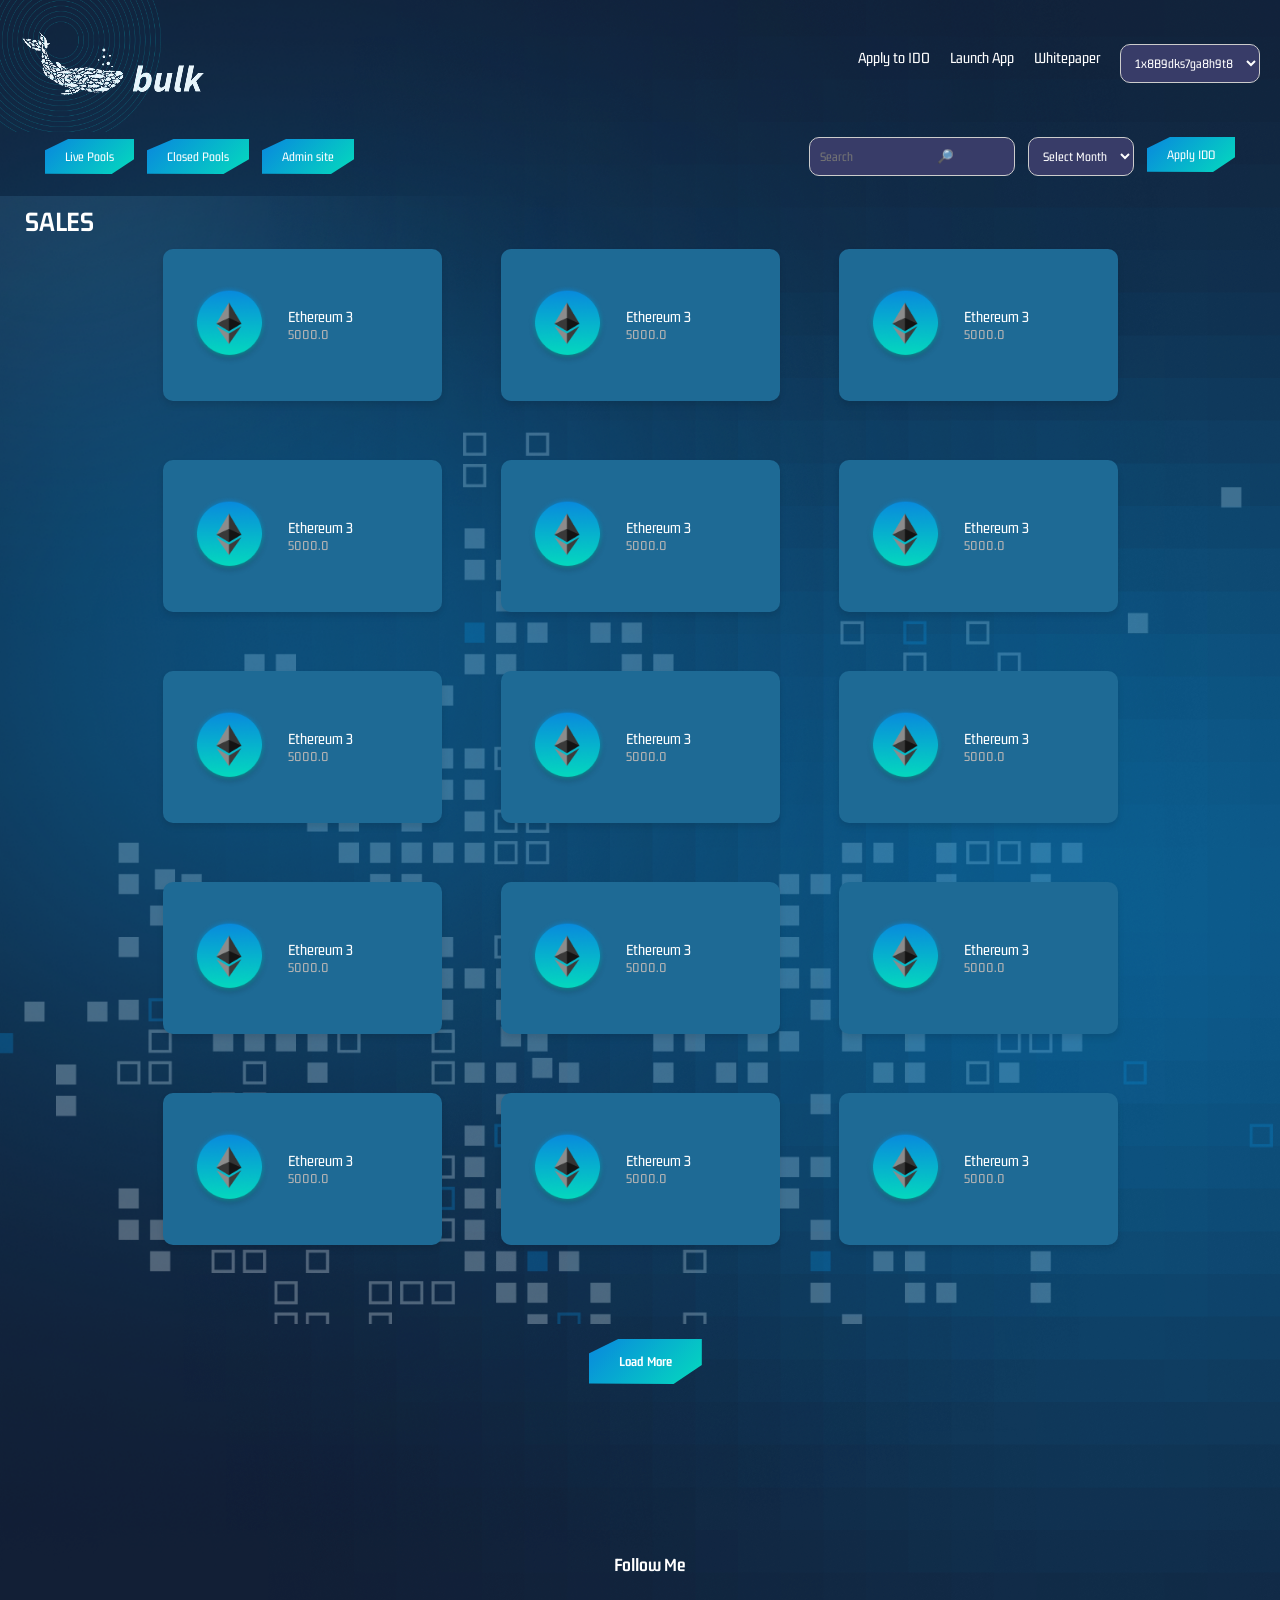
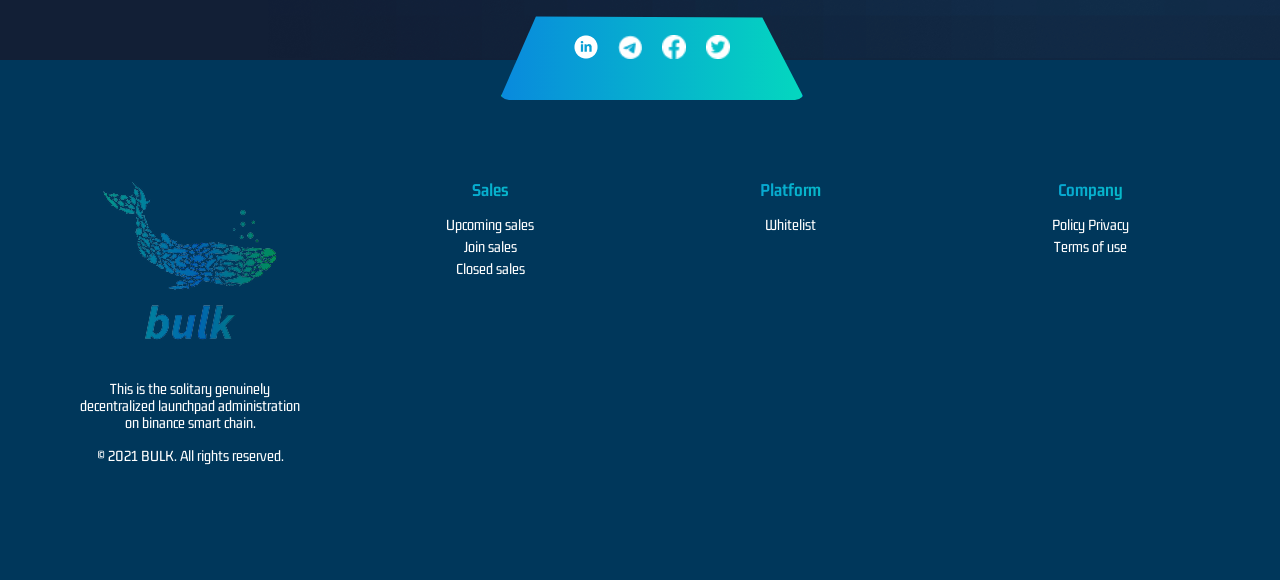
<file: Closed Pools/closed.html>
<!DOCTYPE html>
<html lang="en">
  <head>
    <meta charset="UTF-8" />
    <meta name="viewport" content="width=device-width, initial-scale=1.0" />
    <title>Webpage Layout</title>
    <link rel="stylesheet" href="Closed.css" />
    <style>
      @import url('https://fonts.googleapis.com/css2?family=Gemunu+Libre:wght@200..800&family=Roboto:ital,wght@0,100..900;1,100..900&display=swap');
      </style>
  </head>
  <body>
    <div class="container" id="kernal">
      <header>
        <!-- <div class="logo">BULK</div> -->
         <img src="./Bulk whale finale hi-res-02 1.png" alt="">
        <img src="stylishcircle.png" alt="the circle shape design" class="stylishcircle">
        <nav>
          <ul>
            <li id="L1"><a href="../AdminSite tab/Adminpage.html">Apply to IDO</a></li>
            <li id="L2"><a href="../index.html">Launch App</a></li>
            <li id="L3"><a href="#">Whitepaper</a></li>
            <li>
              <select class="radius">
                <option>1x8B9dks7ga8h9t8</option>
                <option>1x8B9dks7ga8h9t8</option>
                <option>1x8B9dks7ga8h9t8</option>
                <option>1x8B9dks7ga8h9t8</option>
                <option>1x8B9dks7ga8h9t8</option>
                <option>1x8B9dks7ga8h9t8</option>
                <option>1x8B9dks7ga8h9t8</option>
              </select>
            </li>
          </ul>
        </nav>
      </header>
      <main>
        <div class="controls">
          <div class="left">
            <a href="../index.html"> <button class="btn">Live Pools</button>  </a>  
            <a href="./closed.html"> <button class="btn">Closed Pools</button> </a>   
            <a href="../AdminSite tab/Adminpage.html"> <button class="btn">Admin site</button> </a>

            
          </div>
          <div class="right">
            <input 
              type="search"
              placeholder="Search &nbsp;&nbsp;&nbsp;&nbsp;&nbsp;&nbsp;&nbsp;&nbsp;&nbsp;&nbsp;&nbsp;&nbsp;&nbsp;&nbsp;&nbsp;&nbsp;&nbsp;&nbsp;&nbsp;&nbsp;&nbsp;&nbsp;&nbsp;&nbsp;&nbsp;  🔎  "
              class="radius"
            />
            <select class="radius">
              <option>Select Month</option>
              <option>January</option>
              <option>February</option>
              <option>March</option>
              <option>April</option>
              <option>May</option>
              <option>June</option>
              <option>July</option>
              <option>Auguest</option>
              <option>September</option>
              <option>October</option>
              <option>November</option>
              <option>December</option>
            </select>
           <a href="../Token Information tab1/P7.html"> <button class="btn">Apply IDO</button> </a>
          </div>
        </div>
      </main>
      <div class="pattern">
       <div class="Upcompingbutton">
        <div class="losi1">
        <h3  id="hello" style="color: white; display: inline; position: relative; z-index: 2; margin-left: 25px; font-size: 1.8pc; ">
         SALES
        </h3></div>
       
      </div> 
<!-- boxes forms structures \\\\\\\\\\\\\\\\\\\\\\\\\\\\\\\\\\\\\\\\\\\\\\\\\\\\\\\\\\\\\\\\\\\\\\\\\\\\\-->
  
        <div class="centeralgail">
          <img
          src="Ellipse 8.png"
          alt="image for glowing shade"
          class="side1"
        />
        <img
          src="Ellipse 18.png"
          alt="image for glowing shade"
          class="side2"
        />
          <div class="ethereum-box"><img src="./newetherium.png" alt="Ethereum"><span>Ethereum 3<br><small>5000.0</small></span></div>
            <div class="ethereum-box"><img src="./newetherium.png" alt="Ethereum"><span>Ethereum 3<br><small>5000.0</small></span></div>
            <div class="ethereum-box"><img src="./newetherium.png" alt="Ethereum"><span>Ethereum 3<br><small>5000.0</small></span></div>
            <div class="ethereum-box"><img src="./newetherium.png" alt="Ethereum"><span>Ethereum 3<br><small>5000.0</small></span></div>
            <div class="ethereum-box"><img src="./newetherium.png" alt="Ethereum"><span>Ethereum 3<br><small>5000.0</small></span></div>
            <div class="ethereum-box"><img src="./newetherium.png" alt="Ethereum"><span>Ethereum 3<br><small>5000.0</small></span></div>
            <div class="ethereum-box"><img src="./newetherium.png" alt="Ethereum"><span>Ethereum 3<br><small>5000.0</small></span></div>
            <div class="ethereum-box"><img src="./newetherium.png" alt="Ethereum"><span>Ethereum 3<br><small>5000.0</small></span></div>
            <div class="ethereum-box"><img src="./newetherium.png" alt="Ethereum"><span>Ethereum 3<br><small>5000.0</small></span></div>
            <div class="ethereum-box"><img src="./newetherium.png" alt="Ethereum"><span>Ethereum 3<br><small>5000.0</small></span></div>
            <div class="ethereum-box"><img src="./newetherium.png" alt="Ethereum"><span>Ethereum 3<br><small>5000.0</small></span></div>
            <div class="ethereum-box"><img src="./newetherium.png" alt="Ethereum"><span>Ethereum 3<br><small>5000.0</small></span></div>
            <div class="ethereum-box"><img src="./newetherium.png" alt="Ethereum"><span>Ethereum 3<br><small>5000.0</small></span></div>
            <div class="ethereum-box"><img src="./newetherium.png" alt="Ethereum"><span>Ethereum 3<br><small>5000.0</small></span></div>
            <div class="ethereum-box"><img src="./newetherium.png" alt="Ethereum"><span>Ethereum 3<br><small>5000.0</small></span></div>
            <div class="ethereum-box hel"><img src="./newetherium.png" alt="Ethereum"><span>Ethereum 3<br><small>5000.0</small></span></div>
            <div class="ethereum-box hel"><img src="./newetherium.png" alt="Ethereum"><span>Ethereum 3<br><small>5000.0</small></span></div>
            <div class="ethereum-box hel"><img src="./newetherium.png" alt="Ethereum"><span>Ethereum 3<br><small>5000.0</small></span></div>
            <div class="ethereum-box hel"><img src="./newetherium.png" alt="Ethereum"><span>Ethereum 3<br><small>5000.0</small></span></div>
            <div class="ethereum-box hel"><img src="./newetherium.png" alt="Ethereum"><span>Ethereum 3<br><small>5000.0</small></span></div>
            <div class="ethereum-box hel"><img src="./newetherium.png" alt="Ethereum"><span>Ethereum 3<br><small>5000.0</small></span></div>
</div>
<!-- Load button html start\\\\\\\\\\\\ -->

<button class="xyz" onclick="">Load More</button>
<br><br><br>

</div>
<!-- footer diaognal shape bar for sial media apps,\\\\\\\\\\\\\\\\\\\\\\\\\\\\\\\\\\\\ -->


  <br><br><br><br><br><br>
  <p class="follows">Follow Me</p>

<div class="ltft">
  <div class="shapess">
    
      <div class="iconss">
          <a href="https://www.linkedin.com" class="icon linkedin"></a>
          <a href="https://www.telegram.com" class="icon telegram"></a>
          <a href="https://www.facebook.com" class="icon facebook"></a>
          <a href="https://www.twitter.com" class="icon twitter"></a>
      </div>
  </div>
</div>
<!-- footer content\\\\\\\\\\\\\\\\\\\\\\\\\\\\\\\\\\\\\ -->


<div class="lastlast">
    <footer class="footer">
        <div class="footer-content">
            <div class="footer-section">
                <!-- <h1 >BULK</h1> -->
                 <img src="./Bulk whale.png" alt="">
                <p>This is the solitary genuinely <br>decentralized launchpad administration <br> on binance smart chain.</p>
                <p>© 2021 BULK. All rights reserved.</p>
            </div>
            <div class="footer-section">
                <h3>Sales</h3>
                <ul>
                    <li><a href="#">Upcoming sales</a></li>
                    <li><a href="#">Join sales</a></li>
                    <li><a href="#">Closed sales</a></li>
                </ul>
            </div>
            <div class="footer-section">
                <h3>Platform</h3>
                <ul>
                    <li><a href="#">Whitelist</a></li>
                </ul>
            </div>
            <div class="footer-section">
                <h3>Company</h3>
                <ul>
                    <li><a href="#">Policy Privacy</a></li>
                    <li><a href="#">Terms of use</a></li>
                </ul>
            </div>
        </div>
    </footer>
  </div>




  </body>
</html>
</file>
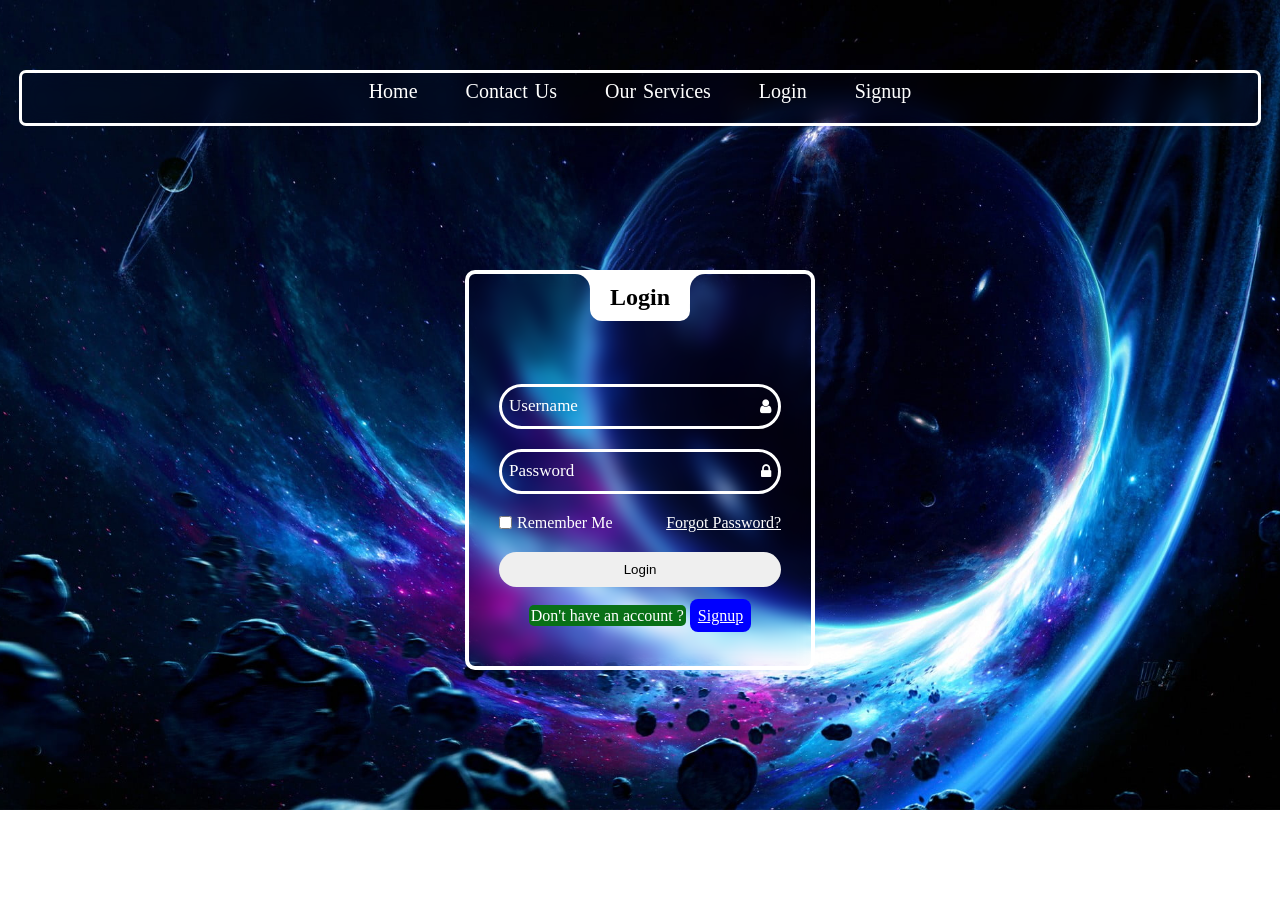
<file: login/FormS.html>
<!DOCTYPE html>
<html lang="en">
<head>
    <meta charset="UTF-8">
    <meta name="viewport" content="width=device-width, initial-scale=1.0">
    <title>Login Form</title>
    <link rel="stylesheet" type="text/css" href="new.css">
    <link rel="stylesheet" 
    href="https://cdnjs.cloudflare.com/ajax/libs/font-awesome/4.7.0/css/font-awesome.min.css">
    <style>
      #lower{
              background-color: blue;
              padding: 8px;
              border-radius: 8px;

      }
      .finallogin {
        width: 97%;
    
        border: 3px solid white;
        background-color: transparent;
        backdrop-filter: blur(10px);
        padding: 20px ;
        padding-top:7px ;
        height: fit-content;
        border-radius: 7px;
         margin-bottom: 3%;
        position:sticky;
        top: 0;
        margin-top: 5px;

}

    .beforeone{
      margin-top: 105px;
      margin-bottom: 75px;
 
    }
    .partlogin ul {
      list-style: none;
      margin: 0;
      padding: 0;
      text-align: center;
    }
    .partlogin ul li {
      display: inline;
      margin: 0 15px;
    }
    .partlogin ul li a {
      color: white;
      text-decoration:none;
     word-spacing: 2px;
     font-size: 20px;
     padding: 7px;
    } 
    .partlogin ul li a:hover{
text-decoration: underline;

    }

    #lower:hover{

background-color: rgb(168, 102, 102);
}

  </style>
</head>
<body>


  <div class="finallogin">
      <div class="partlogin">
          <ul>
            <li><a href="../index.html">Home</a></li>
            <li><a href="#">Contact Us</a></li>
            <li><a href="#">Our Services</a></li>
            <li><a href="../login/FormS.html">Login</a></li>
            <li><a href="../signup/form.html">Signup</a></li>
          </ul>
        </div>
        </div>
     
<div class="beforeone">
    <div class="one">
    
        <header>

             <h2>Login</h2>

            </header>

             <form>
                      <div class="second">
                         
                        <input type="text" id="input" required>
                          <label for="input">Username</label>
                          <i class="fa fa-user"></i>
                      </div>

                      <div class="second">
                         
                        <input type="password" id="password" required>
                          <label for="password">Password</label>
                          <i class="fa  fa-lock"></i>
                      </div>

                      <div class="remember_box">
                            <div class="remember">
                                      <input type="checkbox">Remember Me
                            </div>
                                  <a href="#">Forgot Password?</a>

                      </div>
                    <button  class="wer">Login</button>  

                    <div class="signup"><span style="background-color: rgb(9, 112, 23); padding: 2px;border-radius: 5px;">Don't have an account ?</span> 
                      <a href="../signup/form.html" id="lower">Signup</a> 
                    </div>
                  </div>

             </form>

             

     


    </div>
</body>
</html>
</file>
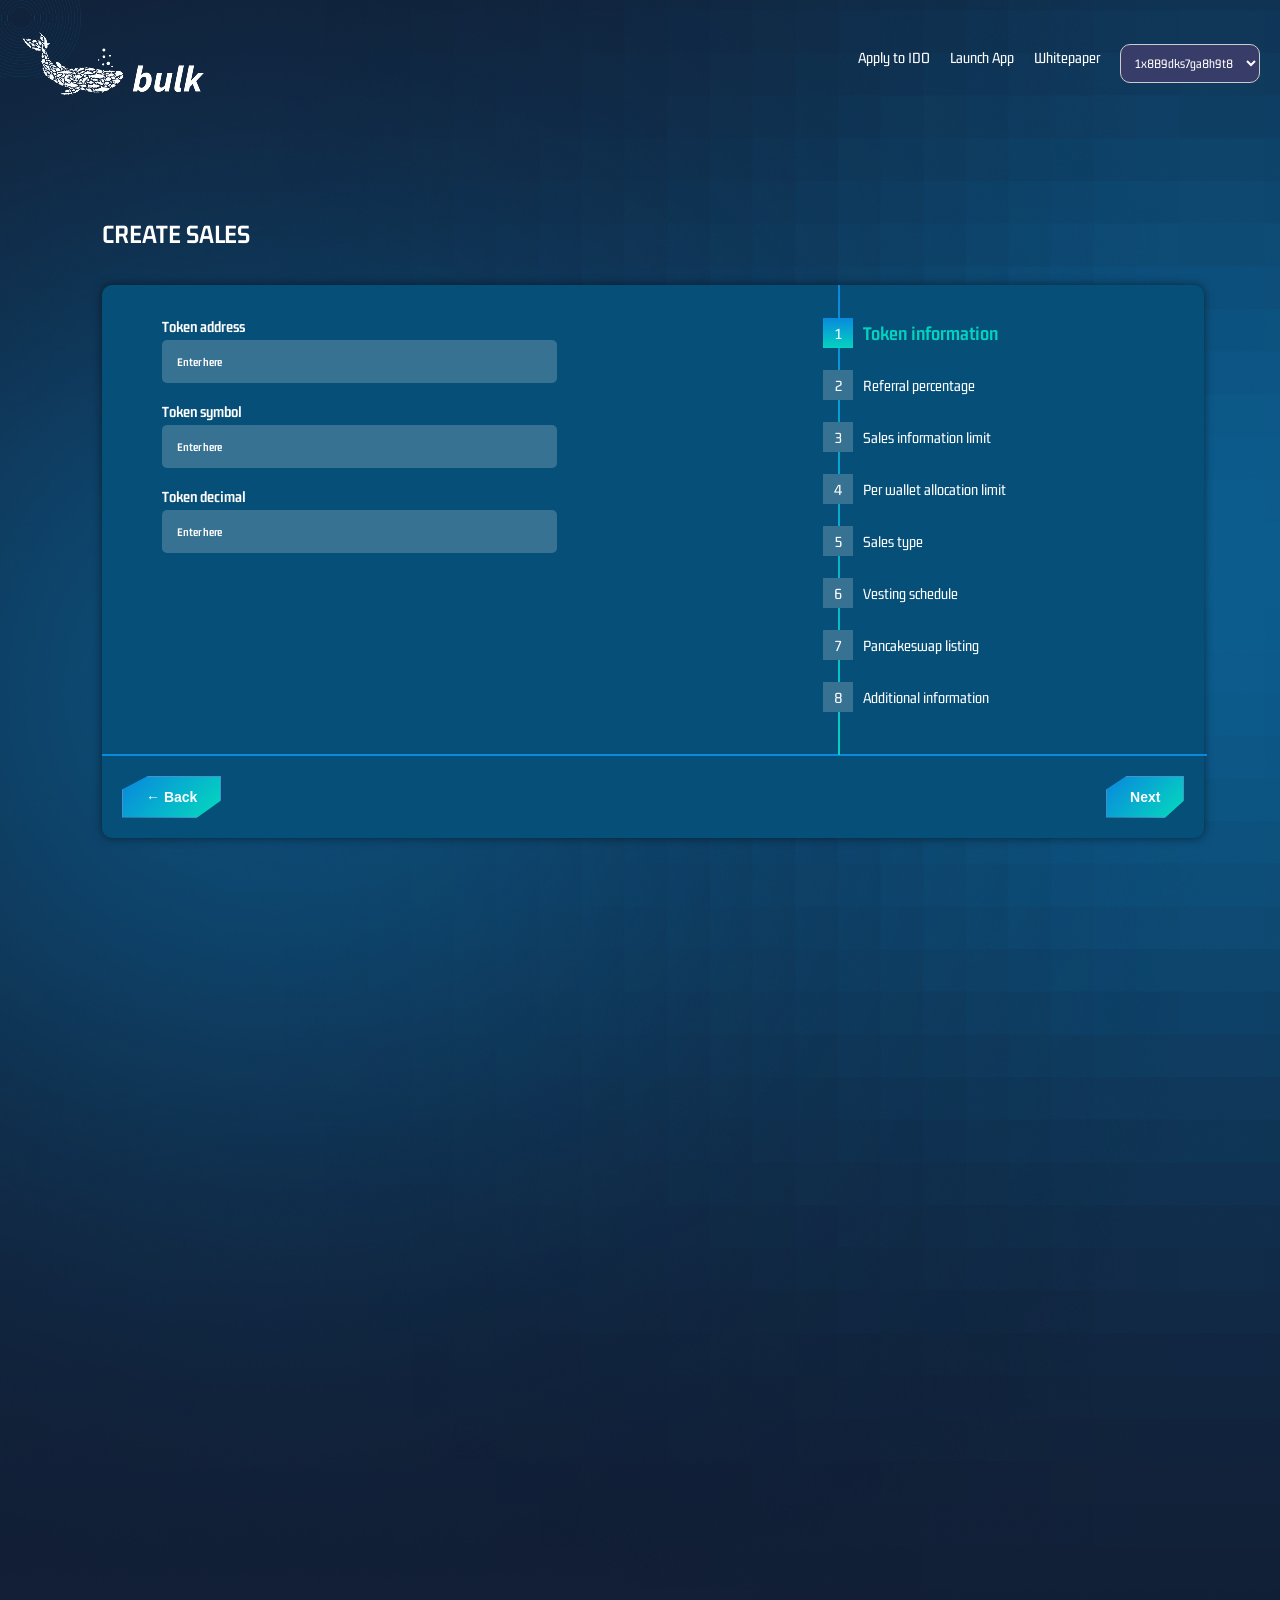
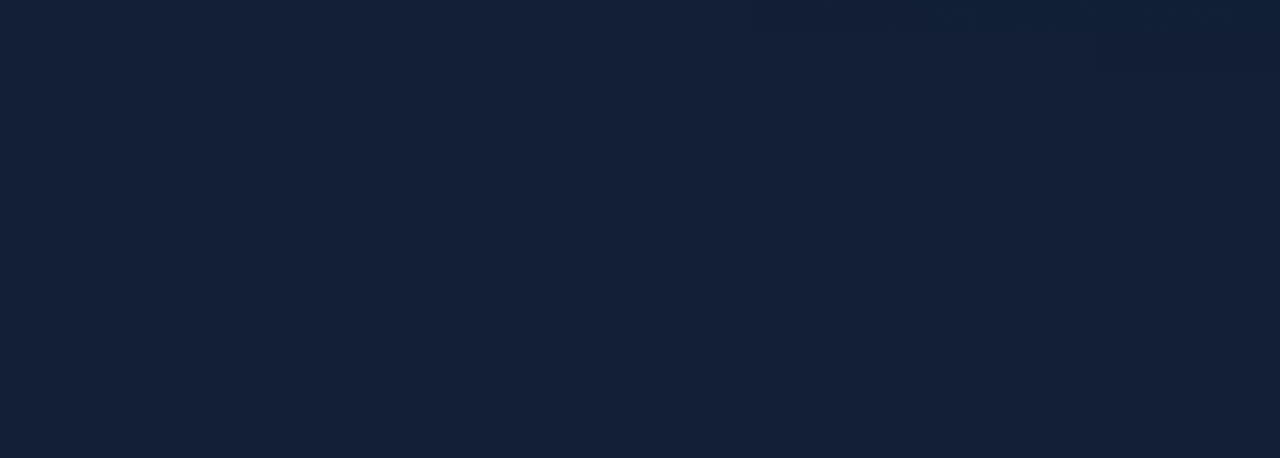
<file: Token Information tab1/P7.html>
<!DOCTYPE html>
<html lang="en">
  <head>
    <meta charset="UTF-8" />
    <meta name="viewport" content="width=device-width, initial-scale=1.0" />
    <title>Webpage Layout</title>
    <link rel="stylesheet" href="styles.css" />
    <link href="https://unpkg.com/aos@2.3.1/dist/aos.css" rel="stylesheet">

    <style>
      @import url('https://fonts.googleapis.com/css2?family=Gemunu+Libre:wght@200..800&family=Roboto:ital,wght@0,100..900;1,100..900&display=swap');
      </style>
  </head>
  <body>
    <div class="container" id="kernal">
      <header  data-aos="fade-down"  data-aos-delay="300"  data-aos-duration="600" >
        <!-- <div class="logo">BULK</div> -->
         <img src="./Bulk whale finale hi-res-02 1.png" alt="Whale image">
        <img src="stylishcircle.png" alt="the circle shape design" class="stylishcircle">
        <nav>
          <ul>
            <li id="L1"><a href="../AdminSite tab/Adminpage.html">Apply to IDO</a></li>
            <li id="L2"><a href="../index.html">Launch App</a></li>
            <li id="L3"><a href="#">Whitepaper</a></li>
            <li>
              <select class="radius">
                <option>1x8B9dks7ga8h9t8</option>
                <option>1x8B9dks7ga8h9t8</option>
                <option>1x8B9dks7ga8h9t8</option>
                <option>1x8B9dks7ga8h9t8</option>
                <option>1x8B9dks7ga8h9t8</option>
                <option>1x8B9dks7ga8h9t8</option>
                <option>1x8B9dks7ga8h9t8</option>
              </select>
            </li>
          </ul>
        </nav>
      </header>
      

  <!-- sides images-->
  <img
  src="Ellipse 8.png"
  alt="image for glowing shade"
  class="side1"
/>
<img
  src="Ellipse 18.png"
  alt="image for glowing shade"
  class="side2"
/>
<h4 style="color: white; position: relative; z-index: 2; font-size: 1.7pc;" class="webcen"  data-aos="fade-right"  data-aos-delay="550" data-aos-duration="550">CREATE SALES</h4>
<div class="websitecenter">




<div class="big-box" data-aos="flip-up"  data-aos-delay="300"  data-aos-duration="600">
  <div class="upper-part">
      <div class="form-left">
          <label for="token-address" class="edit" style="font-size: 1pc;">Token address</label>
          <input type="text" id="token-address" placeholder="Enter here">
          <label for="token-symbol" class="edit"  style="font-size: 1pc;">Token symbol</label>
          <input type="text" id="token-symbol" placeholder="Enter here">
          <label for="token-decimal" class="edit"  style="font-size: 1pc;">Token decimal</label>
          <input type="text" id="token-decimal" placeholder="Enter here">
      </div>
      <div class="form-right">
          <div class="vertical-line"></div>
          <div class="link-box">
              <div class="number-box active">1</div>
              <div class="link-text active"> Token information</div>
          </div>
          <div class="link-box">
              <div class="number-box">2</div>
              <div class="link-text">Referral percentage</div>
          </div>
          <div class="link-box">
              <div class="number-box">3</div>
              <div class="link-text">Sales information limit</div>
          </div>
          <div class="link-box">
              <div class="number-box">4</div>
              <div class="link-text">Per wallet allocation limit</div>
          </div>
          <div class="link-box">
              <div class="number-box">5</div>
              <div class="link-text">Sales type</div>
          </div>
          <div class="link-box">
              <div class="number-box">6</div>
              <div class="link-text">Vesting schedule</div>
          </div>
          <div class="link-box">
              <div class="number-box">7</div>
              <div class="link-text">Pancakeswap listing</div>
          </div>
          <div class="link-box">
              <div class="number-box">8</div>
              <div class="link-text">Additional information</div>
          </div>
      </div>
  </div>
  <div class="horizontal-line"></div>
  <div class="lower-part">
      <div class="bottom-nav">
          <div class="back"> <a href="../AdminSite tab/Adminpage.html"> <button class="backback">  ← Back  </button> </a> </div>
          <a href="../Token Information tab2/P8.html"><button class="next">Next</button></a>
      </div>
  </div>
</div>

</div>

<!-- Load button html start\\\\\\\\\\\\ -->


<!-- footer diaognal shape bar for sial media apps,\\\\\\\\\\\\\\\\\\\\\\\\\\\\\\\\\\\\ -->


  <br><br><br><br><br><br>
  <h3 class="follows" id="92fm" data-aos="fade-down-right"  data-aos-delay="300"  data-aos-duration="600">Follow Me</h3>

<div class="ltft">
  <div class="shapess"  data-aos="fade-up" data-aos-delay="500" data-aos-duration="500">
    
      <div class="iconss">
          <a href="https://www.linkedin.com" class="icon linkedin"></a>
          <a href="https://www.telegram.com" class="icon telegram"></a>
          <a href="https://www.facebook.com" class="icon facebook"></a>
          <a href="https://www.twitter.com" class="icon twitter"></a>
      </div>
  </div>
</div>
<!-- footer content\\\\\\\\\\\\\\\\\\\\\\\\\\\\\\\\\\\\\ -->


<div class="lastlast"  data-aos="fade-up" data-aos-delay="500" data-aos-duration="500">
    <footer class="footer">
        <div class="footer-content">
            <div class="footer-section">
                <!-- <h1 >BULK</h1> -->
                 <img src="./Bulk whale.png" alt="whale image">
                <p>This is the solitary genuinely <br>decentralized launchpad administration <br> on binance smart chain.</p>
                <p>© 2021 BULK. All rights reserved.</p>
            </div>
            <div class="footer-section">
                <h3>Sales</h3>
                <ul>
                    <li><a href="#">Upcoming sales</a></li>
                    <li><a href="#">Join sales</a></li>
                    <li><a href="#">Closed sales</a></li>
                </ul>
            </div>
            <div class="footer-section">
                <h3>Platform</h3>
                <ul>
                    <li><a href="#">Whitelist</a></li>
                </ul>
            </div>
            <div class="footer-section">
                <h3>Company</h3>
                <ul>
                    <li><a href="#">Policy Privacy</a></li>
                    <li><a href="#">Terms of use</a></li>
                </ul>
            </div>
        </div>
    </footer>
  </div>

  <script src="https://unpkg.com/aos@2.3.1/dist/aos.js"></script>
  <script>
    AOS.init();
  </script>

  </body>
</html>
</file>
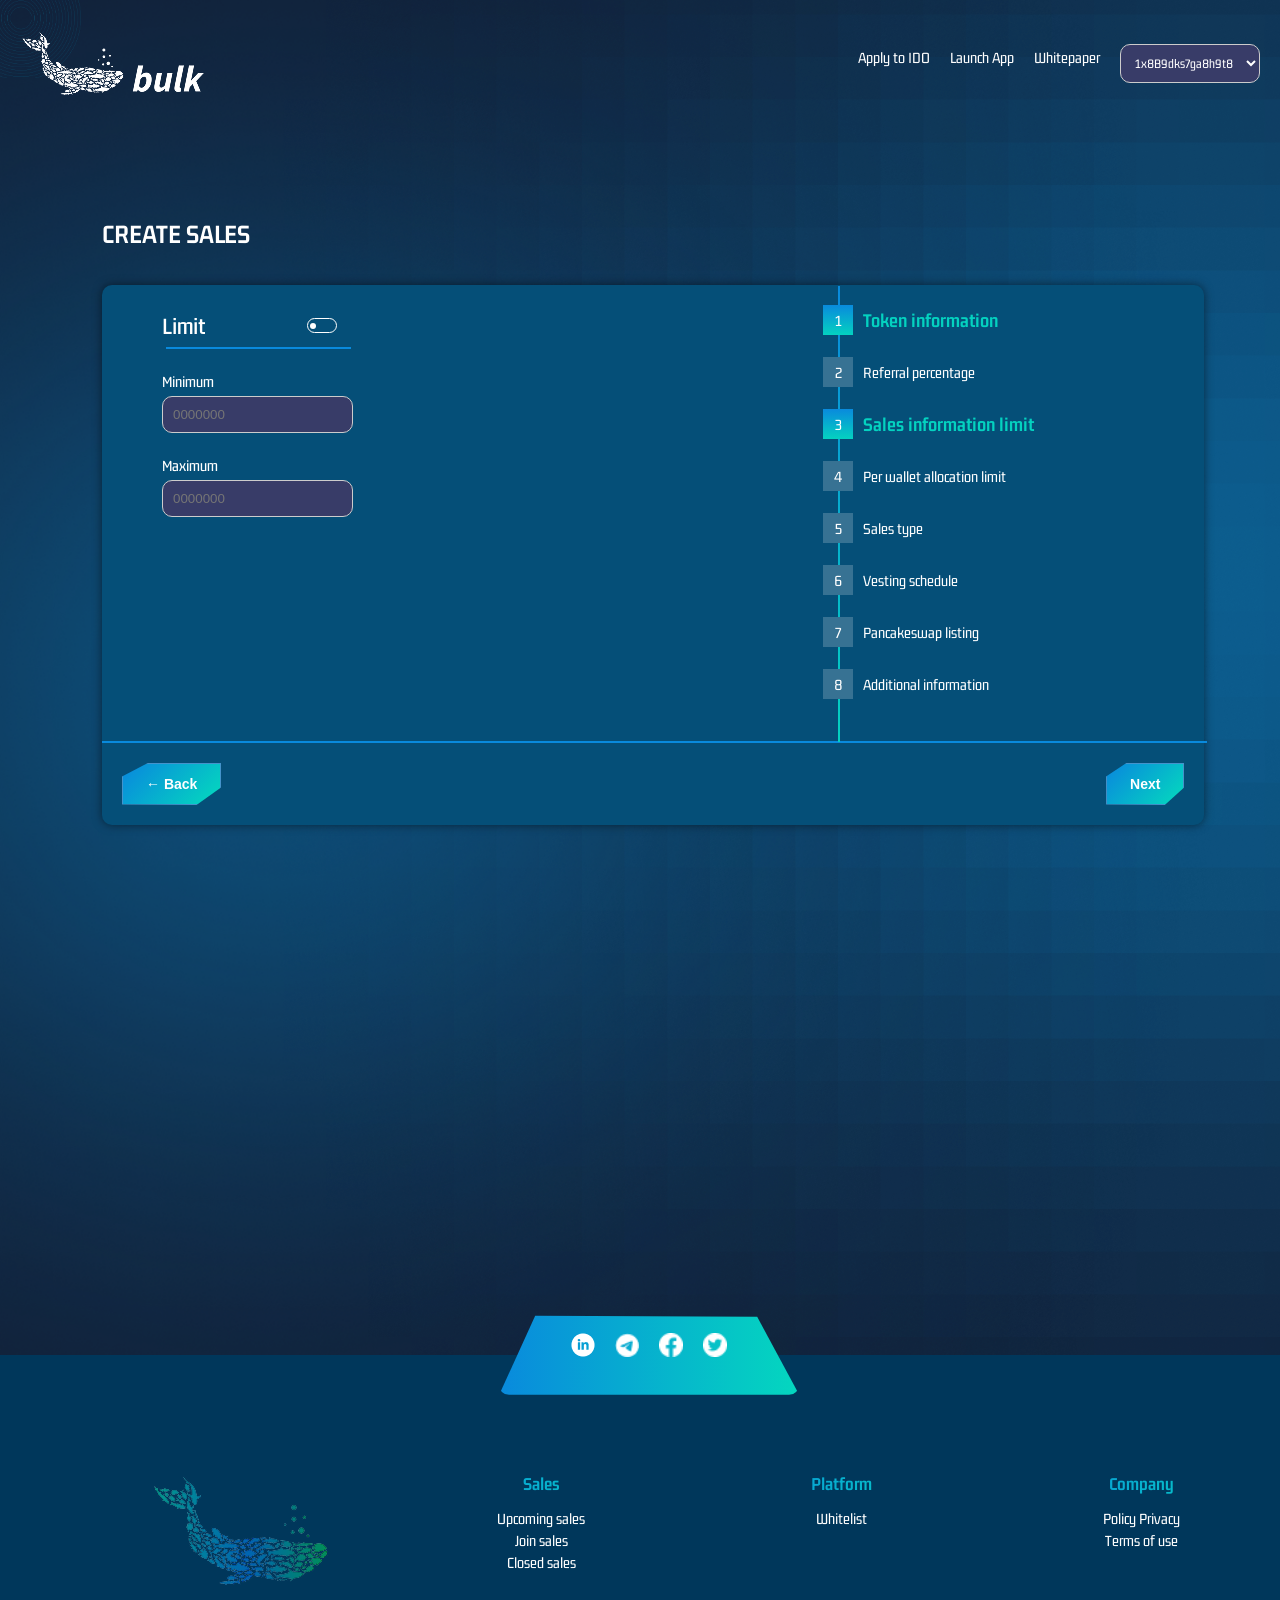
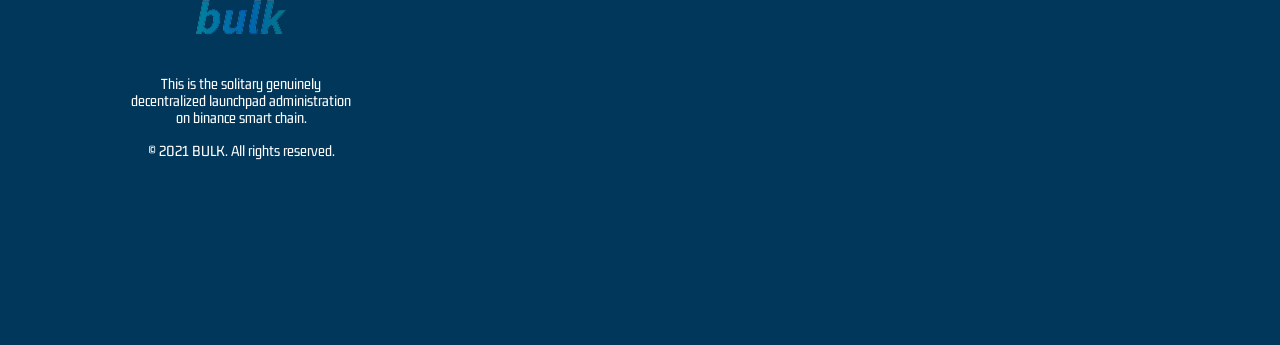
<file: Token Information tab2/P8.html>
<!DOCTYPE html>
<html lang="en">
  <head>
    <meta charset="UTF-8" />
    <meta name="viewport" content="width=device-width, initial-scale=1.0" />
    <title>Webpage Layout</title>
    <link rel="stylesheet" href="styles.css" />
    <link href="https://unpkg.com/aos@2.3.1/dist/aos.css" rel="stylesheet">
    <style>
      @import url('https://fonts.googleapis.com/css2?family=Gemunu+Libre:wght@200..800&family=Roboto:ital,wght@0,100..900;1,100..900&display=swap');
      </style>
  </head>
  <body>
    <div class="container" id="kernal">
      <header  data-aos="fade-down"  data-aos-delay="300"  data-aos-duration="600">
        <!-- <div class="logo">BULK</div> -->
         <img src="./Bulk whale finale hi-res-02 1.png" alt="whale image" style="position: relative; z-index: 2;">
        <img src="stylishcircle.png" alt="the circle shape design" class="stylishcircle">
        <nav>
          <ul>
            <li id="L1"><a href="../AdminSite tab/Adminpage.html">Apply to IDO</a></li>
            <li id="L2"><a href="../index.html">Launch App</a></li>
            <li id="L3"><a href="#">Whitepaper</a></li>
            <li>
              <select class="radius">
                <option>1x8B9dks7ga8h9t8</option>
                <option>1x8B9dks7ga8h9t8</option>
                <option>1x8B9dks7ga8h9t8</option>
                <option>1x8B9dks7ga8h9t8</option>
                <option>1x8B9dks7ga8h9t8</option>
                <option>1x8B9dks7ga8h9t8</option>
                <option>1x8B9dks7ga8h9t8</option>
              </select>
            </li>
          </ul>
        </nav>
      </header>
      

  <!-- sides images-->
  <img
  src="Ellipse 8.png"
  alt="image for glowing shade"
  class="side1"
/>
<img
  src="Ellipse 18.png"
  alt="image for glowing shade"
  class="side2"
/>
<h4 style="color: white; position: relative; z-index: 2; font-size: 1.7pc;" class="webcen"   data-aos="fade-right"  data-aos-delay="550" data-aos-duration="550">CREATE SALES</h4>
<div class="websitecenter">




<div class="big-box"  data-aos="flip-up"  data-aos-delay="300"  data-aos-duration="600">
  <div class="upper-part">
      <div class="form-left">

    <div class="limit-container">

     <p style="
      font-size: 1.5pc;
      font-weight: 600;
      margin-bottom: 0px;
      margin-top: 8px;
  ">Limit</p>

<label class="switch">
  <input type="checkbox">
  <span class="slider round"></span>
</label>

</div>


<hr  class="editthis">     


          <label for="token-address" class="edit" style="font-size: 1pc; margin-bottom: 6px; font-weight: 500;">Minimum</label>
          <input type="number" id="token-address" placeholder="0000000" style="color: white;"> 
          <label for="token-symbol" class="edit" style="margin-top: 1.5pc; font-size: 1pc; margin-bottom: 6px; font-weight: 500;">Maximum</label>
          <input type="number" id="token-symbol" placeholder="0000000" style="color: white;">
       
      </div>
      <div class="form-right">
          <div class="vertical-line"></div>
          <div class="link-box">
              <div class="number-box active">1</div>
              <div class="link-text active"> Token information</div>
          </div>
          <div class="link-box">
              <div class="number-box">2</div>
              <div class="link-text">Referral percentage</div>
          </div>
          <div class="link-box">
              <div class="number-box active">3</div>
              <div class="link-text active">Sales information limit</div>
          </div>
          <div class="link-box">
              <div class="number-box">4</div>
              <div class="link-text">Per wallet allocation limit</div>
          </div>
          <div class="link-box">
              <div class="number-box">5</div>
              <div class="link-text">Sales type</div>
          </div>
          <div class="link-box">
              <div class="number-box">6</div>
              <div class="link-text">Vesting schedule</div>
          </div>
          <div class="link-box">
              <div class="number-box">7</div>
              <div class="link-text">Pancakeswap listing</div>
          </div>
          <div class="link-box">
              <div class="number-box">8</div>
              <div class="link-text">Additional information</div>
          </div>
      </div>
  </div>
  <div class="horizontal-line"></div>
  <div class="lower-part">
      <div class="bottom-nav">
        <div class="back"> <a href="../Token Information tab1/P7.html"> <button class="backback">  ← Back  </button> </a> </div>
          <button class="next">Next</button>
      </div>
  </div>
</div>

</div>

<!-- Load button html start\\\\\\\\\\\\ -->


<!-- footer diaognal shape bar for sial media apps,\\\\\\\\\\\\\\\\\\\\\\\\\\\\\\\\\\\\ -->


  <br><br><br><br><br><br>
  <h3 class="follows" id="92fm"  data-aos="fade-down-right"  data-aos-delay="300"  data-aos-duration="600">Follow Me</h3>

<div class="ltft">
  <div class="shapess">
    
      <div class="iconss">
          <a href="https://www.linkedin.com" class="icon linkedin"></a>
          <a href="https://www.telegram.com" class="icon telegram"></a>
          <a href="https://www.facebook.com" class="icon facebook"></a>
          <a href="https://www.twitter.com" class="icon twitter"></a>
      </div>
  </div>
</div>
<!-- footer content\\\\\\\\\\\\\\\\\\\\\\\\\\\\\\\\\\\\\ -->


<div class="lastlast">
    <footer class="footer">
        <div class="footer-content">
            <div class="footer-section">
                <!-- <h1 >BULK</h1> -->
                 <img src="./Bulk whale.png" alt="Whale image">
                <p>This is the solitary genuinely <br>decentralized launchpad administration <br> on binance smart chain.</p>
                <p>© 2021 BULK. All rights reserved.</p>
            </div>
            <div class="footer-section">
                <h3>Sales</h3>
                <ul>
                    <li><a href="#">Upcoming sales</a></li>
                    <li><a href="#">Join sales</a></li>
                    <li><a href="#">Closed sales</a></li>
                </ul>
            </div>
            <div class="footer-section">
                <h3>Platform</h3>
                <ul>
                    <li><a href="#">Whitelist</a></li>
                </ul>
            </div>
            <div class="footer-section">
                <h3>Company</h3>
                <ul>
                    <li><a href="#">Policy Privacy</a></li>
                    <li><a href="#">Terms of use</a></li>
                </ul>
            </div>
        </div>
    </footer>
  </div>

 
  <script src="https://unpkg.com/aos@2.3.1/dist/aos.js"></script>
  <script>
    AOS.init();
  </script>

  </body>
</html>
</file>
<file: Mainpage.css>
html,body {
  background-color: #121F36;
  margin: 0;
  font-family: 'Gemunu Libre'; /* Applying the specified font-family */
  overflow-y: auto; 
  overflow-x: hidden;  /* Add this one */
  width: 100%;
  display: flex; 
  flex-direction: column; 
  min-height: 100vh;
}

img {
  max-width: 100%;
  height: auto;
}

#kernal{
  background-color:#121F36; 

}
.container {
  position: relative;
 
    max-width: 100vw;  /* Add this one */
    overflow: hidden;  /* Add this one */
 
}
.stylishcircle { 
  position: absolute; 
  top: -52px; 
  left: -39px; 
  width: 200px;
  opacity: 1;
  filter: brightness(1.5); 
  height: 154px;
  color: green;
  z-index: 1; 
  object-fit: cover; /* Ensures the image covers the area without distortion */ 
  
}
.secondsection h1{
  font-family: 'Gemunu Libre'; 
  font-weight: 550; 
  font-size: 52px; 
  line-height: 97.56px; 
  z-index: 2;
  color: white; 
  position: relative;
  left: 78px;
  top: 65px;
}


#L1, #L2, #L3 {
  margin-top: 5px;
  font-family: 'Gemunu Libre'; 
}

#hel {
  color: white;
}

.radius {
  border-radius: 10px;
  background-color: #383c68;
  color: white;
  font-family: 'Gemunu Libre'; 
}

header {
  display: flex;
  justify-content: space-between;
  align-items: center;
  padding: 1px 12px 0px;
  margin-top: 10px;
  background-color: #121F36 ;
  color: white;
 padding: 15px;

    background: none !important;
    pointer-events: auto !important;
    position: relative;
    z-index: 10;

}

  
 
 

.logo {
  font-size: 24px;
  font-weight: bolder;
  margin-left: 17px;
  position: relative;
  z-index: 3;
}

nav ul {
  list-style: none;
  display: flex;
  gap: 30px;
  position:relative;
  z-index: 2;
  margin: 0;
  padding: 0;
}

nav a {
  color: white;
  text-decoration: none;
}
nav a:hover {
  text-decoration: underline;
}


.controls {
  display: flex;
  justify-content: space-between;
  align-items: center;
  /* position:relative; */
  /* z-index: 2; */
  padding: 20px 0px 37px;
  gap: 15px; /* Add gap between the left and right controls */

  background-color: #121F36 ;
  background: none !important;
  pointer-events: auto !important;
  position: relative;
  z-index: 10;

}

.controls .left, .controls .right {
  display: flex;
  gap: 20px; /* Add gap between elements within each section */
}

.controls .left {
  margin-left: 25px;
}

.controls .right {
  margin-right: 25px;
}

.btn {
  background: linear-gradient(135deg, #0987DE, #04DBBD); /* Background linear gradient */
  color: white;
  border: none;
  padding: 10px 20px;
  border: none;
  cursor: pointer;
  clip-path: polygon(26% 0, 80% 0%, 100% 0, 100% 58%, 75% 100%, 0 99%, 0 32%); /* Stylish shape */
  font-family: 'Gemunu Libre'; /* Applying the specified font-family */
  transition: background-color 0.3s;
}

.btn:hover {
  background-color: #005f73;
  border: 5px solid;
  text-decoration: underline;
  border-image: linear-gradient(90deg, #098BDC 3.8%, #04D2C1 100%);
}


.losi1{
  display: inline;

  background-color: #121F36 ;
  background: none !important;
  pointer-events: auto !important;
  position: relative;
  z-index: 10;

}
.losi{
  display: flex;
  gap:10px;

  background-color: #121F36 ;
  background: none !important;
  pointer-events: auto !important;
  position: relative;
  z-index: 10;
}
.Upcompingbutton{
  display: flex;
  flex-wrap: wrap;
  justify-content: space-between;
  margin-bottom: 30px;
}
#iam{
  margin: 0 15px;
}
select, input {
  padding: 10px;
  border: 1px solid #ccc;
  background-color: #383c68;
  color: white;
  border-radius: 10px;
}

.pattern { 
  background-image: url('samll\ boxes\ pic.png');
  background-position: center; 
  background-repeat: no-repeat; 
  background-size: cover;

  position: relative; /* Add this one */
  padding-bottom: 50px; /* Add this one */
  
}
.side1{
position: absolute;
right: 0;
top: -17%;
z-index: 1;
max-width: 100%;
}

.side2{
  position: absolute;
  left: 0;
  top: -62%;
  z-index: 1;
  max-width: 100%;
  }
  .sidemiddle{
    position: relative;
    bottom: 623px;
    width: 100%;
    z-index: 1;
  }
  .backgroundrectangle{
    position: relative;
    left: 48px;
    bottom: 109pc;
  }
  .circletype{
    position: relative;
    bottom: 134pc;
    left: 5.5pc;
    background: linear-gradient(180deg, #098CDD 0%, #06DDBE 100%);
      width: 275px;
      height: 275px;
      z-index: 3;
      background: linear-gradient(to bottom, #1e90ff, #00ced1);
      border-radius: 50%;
    
  transition: border 0.3s ease, box-shadow 0.3s ease;
  border: 3px solid transparent;
 }
 
 .circletype:hover {
  border: 3px solid white;
  border-image-slice: 1;
 }

 .roll-in-left {
  animation: none; /* Animation won't run until triggered */
}

.roll-in-left.animate {
  animation: roll-in-left 0.6s ease-out both;
  animation-delay: 0.5s; /* 0.5-second delay */
}

@keyframes roll-in-left {
  0% {
      transform: translateX(-800px) rotate(-540deg);
      opacity: 0;
  }
  100% {
      transform: translateX(0) rotate(0deg);
      opacity: 1;
  }
}

.responsive1{
  position: relative;
}




  .rectangularttext{
    position: relative;
    z-index: 2;
    background: rgba(255, 255, 255, 0.2);
    backdrop-filter: blur(21px);
    width: 530px;
    padding: 22px 150px 26px;
    height: 170px;
    color: white;
    left: 16pc;
    bottom: 149.5pc;

    font-family: Gemunu Libre;
    font-weight: 550;
    font-size: 20px;
    text-align: center;

    transition: border 0.3s ease, box-shadow 0.3s ease;
    border: 3px solid transparent;
   }
   
   .rectangularttext:hover {
    border: 3px solid white;
    border-image-slice: 1;
   }
 











/*form css \\\\\\\\\\\\\\\\\\\\\\\\\\\\\\\\\\\\\\\\\\\\\\\\\\\\\\\ */

.centeralgail {
  display: flex;
  flex-wrap: wrap;
  row-gap: 43px;
  column-gap: 31px;
  justify-content: center;
  align-items: center;
  width: 100%; 
  padding: 10px; /*this is one*/
  margin: 0;
  font-family: Arial, sans-serif;
  
}

.form-container {
  width: 290px;
  height: 464px;
  position:relative;
  z-index: 2;
  background: #1E6A95;
  border-radius: 12px;
  padding: 20px;
  box-shadow: 0 4px 8px rgba(0, 0, 0, 0.1);
  color: white;
  transition: border 0.3s ease, box-shadow 0.3s ease;
  border: 3px solid transparent;
}

.form-container:hover {
  border: 3px solid ;
  border-image: linear-gradient(90deg, #098BDC 3.8%, #04D2C1 100%);
  border-image-slice: 1;
}

.headerf {
  display: flex;
  justify-content: space-between;
  align-items: center;
  margin-bottom: 20px;
}

.logo {
  width: 92.96px;
  height: 68.96px;
}

.title {
  font-weight: 700;
  font-size: 18px;
}

.buttonsm {
  display: flex;
  gap: 32px;
  margin-bottom: 20px;
}

.bton {
  width: 85px;
  color: white;
  height: 26px;
  background: linear-gradient(135deg, #0987DE, #04DBBD);
  padding: 5px 10px;
  font-size: 14px;
  font-weight: 700;
  border: none;
  cursor: pointer;
  clip-path: polygon(26% 0, 80% 0%, 100% 0, 100% 58%, 75% 100%, 0 99%, 0 32%);
  transition: background-color 0.3s;
}

.bton:hover {
  background-color: #005f73;
  border: 5px solid;
  border-image: linear-gradient(90deg, #098BDC 3.8%, #04D2C1 100%);
}

.details {
  display: flex;
  justify-content: space-between;
  margin-bottom: 15px;
}

.left-column {
  text-align: left;
}

.right-column {
  text-align: left;
}

.social-logo {
  width: 24px;
  height: 24px;
  margin-right: 8px;
}

#footer2 {
  width: 312px;
  margin-left: -23px;
}

.progress-container {
  margin-bottom: 12px;
  text-align: center;
}

.message {
  background: linear-gradient(135deg, #0987DE, #04DBBD);
  color: #fbf8f8;
  padding: 7px 3px;
  border-radius: 10px;
  display: inline-block;
  clip-path: polygon(0% 0%, 100% 0%, 100% 76%, 77% 77%, 43% 100%, 48% 80%, 0 79%);
  width: 60px;
  font-weight: bold;
  margin-bottom: 10px;
  font-size: 9px;
  font-weight: 700;
}

.progress-bar {
  width: 296px;
  height: 12px;
  background: #cccccc;
  border-radius: 19px;
  overflow: hidden;
  margin: 0 auto;
  transition: border 0.3s ease;
  border: 3px solid transparent;
}

.lastsection{
  /* height: 790px;  */
  width: 100%;
  padding: 50px 0;
  width: 100%;
}
.progress-bar:hover {
  border: 3px solid;
  border-image: linear-gradient(90deg, #098BDC 3.8%, #04D2C1 100%);
  border-image-slice: 1;
}

.progress {
  width: 45%;
  height: 100%;
  background: linear-gradient(90deg, #098BDC 3.8%, #04D2C1 100%);
  border-radius: 19px;
}

.footerf {
  background: linear-gradient(90deg, #098BDC 3.8%, #04D2C1 100%);
  height: 57px;
  display: flex;
  justify-content: space-between;
  align-items: center;
  padding: 0 10px;
  border-radius: 0 0 12px 12px;
  transition: border 0.3s ease;
  border: 3px solid transparent;
}

.footerf:hover {
  border: 4px solid;
  border-image: linear-gradient(90deg, #098BDC 3.8%, #04D2C1 100%);
}
/* lower part css\\\\\\\\\\\\\\\\\\\\\\\\\\\\\\\\\\\\\\\\\\ \\\\\\\\\\\\\\\\\\\\\\\\\\*/


/* load button CSS\\\\\\\\\\\\\\\\\\\\\\\\\\\\*/


   /* footer diaognal shape bar for social\\\\\\\\\\\\\\\\\\\\\\\\\\\\\\\\\\\\\\\\\\\\\\\\\\\\\\\*/ 
  .ltft { 
  margin: 0 39%; 
  font-family: Arial, sans-serif; 
  position: relative;
  z-index: 3;
  }
  
  .shapess {
   clip-path: polygon(12% 21%, 86% 22%, 100% 100%, 0 100%); 
   background: linear-gradient(90.22deg, #098ADD 0.21%, #04D7BF 99.84%); 
   width: 300px; /* Adjust the width as needed */ 
   height: 100px; /* Adjust the height as needed */ 
   display: flex; 
   justify-content: center; 
   align-items: center; 
   border-radius: 10px;
   }
  
.shapess:hover{
  border: 3px solid white !important;

  border-image-slice: 1 !important;
}



  .iconss {
   display: flex; 
   gap: 20px; 
  } 
  .icon { width: 24px; /* Adjust the icon size as needed */ 
  height: 24px; /* Adjust the icon size as needed */ 
  background-size: cover;
   }
  
   .icon.linkedin { 
  background-image: url('Linkdin.png'); /* Replace with the correct path */ 
  } 
  
  .icon.telegram {
   background-image: url('telegram.png'); /* Replace with the correct path */
   }
  
   .icon.facebook { 
  background-image: url('facebook.png'); /* Replace with the correct path */ 
  }
  
   .icon.twitter { 
  background-image: url('twitter.png'); /* Replace with the correct path */ 
  }
  
   .follows{ 
  display: block; 
  margin-left: 48%; 
  margin-top: 10%; 
  font-size: larger; 
  font-weight: 700; 
  color: white; 
  } 
  /* fotoor content\\\\\\\\\\\\\\\\\\\\\\\\\\\\\\\ */ 
  

  
  
  .lastlast { 
    background-color: #121F36; 
  margin: 0; 
  font-family: 'Gemunu Libre'; 
  min-height: 20%;
   } 
  
  .footer { 
     background: #00375B; 
     color: white; 
     padding: 20px 0; 
     text-align: center; 
     width: 100%;
     height: 100%;
     margin-top: -40px;
     position: relative;
     z-index: 2;
     
   } 
   .secondsection{
      height: auto; 
     max-height: 737px; 
      overflow: hidden; 
    
   }

   .thirdsection{
     height: auto; 
     max-height: 1350px;
     overflow: hidden; 
   }
   .thirdsection h1{
    font-family: Gemunu Libre;
    position: relative;
    z-index: 2;
    left: 40pc;
    top: 10pc;
    font-weight: 600;
    font-size: 50px;
    color: white;
    }

   .fourthsectionn{
     height: auto; /* Automatically adjusts based on content */
     max-height: 1750px; /* Limit max height */
     overflow: hidden; 
     margin-bottom: -200px;
   }
   .sectionbefore{
     height: auto; /* Automatically adjusts based on content */
     max-height: 1100px; /* Limit max height */
     overflow: hidden;
   }

   .fourthrectanglepolygon{
    background: #FFFFFF;
    opacity: 0.5;
    width: 76pc;
    clip-path: polygon(29% 0, 62.5% 0, 72% 100%, 21% 100%);
    position: relative;
    bottom: 354px;
    left: 5pc;
    height: 131px;
    z-index: 2;
   }

   .laststyleimage{
   position: relative; 
   left: 42pc;
   bottom: 13pc;
   }

   
   .backbackgrow{
    position: relative;
    z-index: 1;
    bottom: 107pc;
   }
 
   .fourthtext{
    display: flex;
    justify-content:center;
    align-items: center;
    text-align: center; 
    gap: 64px;
    padding: 19px;
   }
   .fourthtext img{
    width: 105px;
    height: 70px;
   }
  
   .rightarrow{
    position: relative;
    color: white !important;
    left: 32.5pc;
    bottom: 8pc;
    width: 26pc;
    z-index: 2;
   }
   .leftarrow{
    position: relative;
    color: white !important;
    bottom: 4pc;
    width: 23pc;
    z-index: 2;
   }
  .footer-content { 
  display: flex; 
  justify-content: space-around; 
  flex-wrap: wrap;
  max-width: 1200px; 
  margin: 70px auto; 
  position: relative;
  z-index: 2;
  } 
  .side33{
    position: relative;
    z-index: 1;
    bottom: 60pc;
    left: 6.2pc;
  }
  .side34{
    position: relative;
    z-index: 1;
    bottom: 210pc;
    right: 6.2pc;
  }

  
  /*polygon 1 css  */

  .polygon1 {
    border-radius: 143px;
    background: linear-gradient(to bottom, #1E88E5, #26C6DA);
    box-shadow: 0px 2px 36px 22px rgba(150, 150, 150, 0.24);
    width: 200px;
    height: 340px;
    color: white !important;
   display: flex;
   flex-direction: column; 
    justify-content: center; 
    align-items: center; 
    text-align: center; 
    padding: 10px; 
    overflow: hidden; 

    position: relative;
    bottom: 269pc;
    left: 8.9pc;
    z-index: 2;


    transition: border 0.3s ease, box-shadow 0.3s ease;
    border: 3px solid transparent;
}
.polygon1:hover {
  border: 3px solid ;
  border-image-slice: 1;
}

.polygon1 p {
    margin: 0;
    font-size: 14px; /* Adjust text size */
    font-weight: 500;
    line-height: 1.2; /* Adjust line height */
}
#special{
  font-size: 20px; /* Adjust text size */
  font-weight:800;
  color:white !important;;
}


/* polygon 2 css */

.polygon2 {
  border-radius: 143px;
  background: linear-gradient(to bottom, #1E88E5, #26C6DA); 
  box-shadow: 0px 2px 36px 22px rgba(150, 150, 150, 0.24);
  width: 200px;
  height: 340px;
  color: white !important;
 display: flex;
 flex-direction: column;
  justify-content: center;
  align-items: center;
  text-align: center; 
  padding: 10px; 
  overflow: hidden; 

  position: relative;
  bottom: 284pc;
  left: 25pc;
  z-index: 2;

  transition: border 0.3s ease, box-shadow 0.3s ease;
  border: 3px solid transparent;
}
.polygon2:hover {
  border: 3px solid ;
  border-image-slice: 1;
}

.polygon2 p {
  margin: 0;
  font-size: 14px; /* Adjust text size */
  font-weight: 500;
  line-height: 1.2; /* Adjust line height */
}
#special1{
font-size: 20px; /* Adjust text size */
font-weight:800;
color:white !important;;
}

/* polygon 3 css */

.polygon3 {

  border-radius: 143px;
  background: linear-gradient(to bottom, #1E88E5, #26C6DA);
  box-shadow: 0px 2px 36px 22px rgba(150, 150, 150, 0.24);
  width: 200px;
  height: 340px;
  color: white !important;
 display: flex;
 flex-direction: column; 
  justify-content: center;
  align-items: center;
  text-align: center;
  padding: 10px; 
  overflow: hidden; 

  position: relative;
  bottom: 300pc;
  left: 657px;
  z-index: 2;
  transition: border 0.3s ease, box-shadow 0.3s ease;
  border: 3px solid transparent;
}
.polygon3:hover {
  border: 3px solid ;
  border-image-slice: 1;
}

.polygon3 p {
  margin: 0;
  font-size: 14px; /* Adjust text size */
  font-weight: 500;
  line-height: 1.2; /* Adjust line height */
}
#special2{
font-size: 20px; /* Adjust text size */
font-weight:800;
color:white !important;;
}

/* polygon 4 css */


.polygon4 {

  border-radius: 143px;
  background: linear-gradient(to bottom, #1E88E5, #26C6DA); 
  box-shadow: 0px 2px 36px 22px rgba(150, 150, 150, 0.24);
  width: 200px;
  height: 340px;
  color: white !important;
 display: flex;
 flex-direction: column; 
  justify-content: center; 
  align-items: center; 
  text-align: center; 
  padding: 10px;
  overflow: hidden; 

  position: relative;
  bottom: 314pc;
  left: 56.5pc;
  z-index: 2;
  transition: border 0.3s ease, box-shadow 0.3s ease;
  border: 3px solid transparent;
}
.polygon4:hover {
  border: 3px solid ;
  border-image-slice: 1;
}

.polygon4 p {
  margin: 0;
  font-size: 14px; /* Adjust text size */
  font-weight: 500;
  line-height: 1.2; /* Adjust line height */
}
#special3{
font-size: 20px; /* Adjust text size */
font-weight:800;
color:white !important;;
}

.technology1{
  position: relative; 
  bottom: 271pc; 
  left: 19px;
  height: auto;
  width: 240px;
}

.technology2{
  position: relative; 
  bottom: 259pc; 
  left: 17px;
  width: 240px;
}

.technology3{
  position: relative; 
  left: 11px; 
  bottom: 251.5pc;
  width: 240px;
}

.technology4{
  position: relative; 
  bottom: 244.1pc; 
  left: 6px; 
  width: 240px;
}
.technology5{
  position: relative; 
  left: 59pc; 
  bottom: 257.2pc;
}













.backimage{
  position: relative;
  height: 156px;
  width: 1308px;
  left: 3pc;
  bottom: 13pc;
  clip-path: polygon(29% 0, 63% 0, 74% 100%, 20% 100%);
}
.threesection{
  position: relative;
  /* bottom: 199.5pc; */
  left: 3.5pc;
  display: flex;
  flex-direction: row;
  flex-wrap: wrap;
  gap: 65px;
  z-index: 3;
  
}
.Allinone{
  position: relative;
  height: auto;
  bottom:200pc;
}
.Allinone p{
font-family: Gemunu Libre;
font-weight: 700;
font-size: 45px;
color: white;
position: relative;
z-index: 2;
margin-bottom: 65px;
/* bottom: 198.0pc; */
left: 34px;
}


#jam{
  position: relative;
  color: white !important;
  font-size: 30px; /* Adjust text size */
  font-weight: 800;
  left: 4pc;
  margin-bottom: 155px;
  margin-top: 1px;
  z-index: 3;
}

.Muazbox{
  position: relative;
  left: 6pc;
display: flex;
flex-direction: row;
flex-wrap: wrap;
gap: 50px;
z-index: 3;
}
.Muazbox1{
  position: relative;
  background: linear-gradient(to bottom, #1E88E5, #26C6DA); /* Gradient */
  box-shadow: 0px 2px 36px 22px rgba(150, 150, 150, 0.24);
  width: 321px;
  height: 350px;
  color: white !important;
  transition: border 0.3s ease, box-shadow 0.3s ease;
  border: 3px solid transparent;
 }
 
 .Muazbox1:hover {
  border: 3px solid white;
  border-image-slice: 1;
 }


.Muazbox1 h2{
  font-size: 30px;
  font-weight: 600;
  position: absolute;
  left: 85px;
  bottom: 160px;
}

.boxno1{
  position: relative;
  background: linear-gradient(to bottom, #1E88E5, #26C6DA); /* Gradient */
  box-shadow: 0px 2px 36px 22px rgba(150, 150, 150, 0.24);
  width: 250px;
  height: 400px;
  color: white !important;
 display: flex;
 display: flex;
 flex-direction: column;
 border-radius: 20px;
 padding: 30px;

 transition: border 0.3s ease, box-shadow 0.3s ease;
 border: 3px solid transparent;
}

.boxno1:hover {
 border: 3px solid ;
 border-image: linear-gradient(90deg, #098BDC 3.8%, #04D2C1 100%);
 border-image-slice: 1;
}
.boxno1 h2{
  margin: 0;
  font-size: 34px; /* Adjust text size */
  font-weight: 500;
  line-height: 1.2; /* Adjust line height */
  position: absolute;
  top: 178px;
  left: 87px;

}




.boxno2{
  position: relative;
  background: linear-gradient(to bottom, #1E88E5, #26C6DA); /* Gradient */
  box-shadow: 0px 2px 36px 22px rgba(150, 150, 150, 0.24);
  width: 250px;
  height: 400px;
  color: white !important;
 display: flex;
 flex-direction: column;
 flex-wrap: wrap;
 border-radius: 20px;
 padding: 30px;

 transition: border 0.3s ease, box-shadow 0.3s ease;
 border: 3px solid transparent;
}

.boxno2:hover {
 border: 3px solid ;
 border-image: linear-gradient(90deg, #098BDC 3.8%, #04D2C1 100%);
 border-image-slice: 1;
}
.boxno2 h2{
  margin: 0;
  font-size: 34px; /* Adjust text size */
  font-weight: 500;
  line-height: 1.2; /* Adjust line height */
  position: absolute;
  top: 178px;
  left: 87px;

}


.boxno3{
  position: relative;
  background: linear-gradient(to bottom, #1E88E5, #26C6DA); /* Gradient */
  box-shadow: 0px 2px 36px 22px rgba(150, 150, 150, 0.24);
  width: 250px;
  height: 400px;
  color: white !important;
 display: flex;
 flex-direction: column;
 flex-wrap: wrap;
 border-radius: 20px;
 padding: 30px;

 transition: border 0.3s ease, box-shadow 0.3s ease;
 border: 3px solid transparent;
}

.boxno3:hover {
 border: 3px solid ;
 border-image: linear-gradient(90deg, #098BDC 3.8%, #04D2C1 100%);
 border-image-slice: 1;
}
.boxno3 h2{
  margin: 0;
  font-size: 34px;
  font-weight: 500;
  line-height: 1.2; /* Adjust line height */
  position: absolute;
  top: 178px;
  left: 87px;

}

.boxno1 button{
  position: absolute;
  top: 23pc;
  left: 5pc;
  font-size: 14px;
  }
  .boxno2 button{
  position: absolute;
  top: 23pc;
  left: 5pc;
  font-size: 13px;
  }
  .boxno3 button{
    position: absolute;
    top: 23pc;
    left: 5pc;
    font-size: 13px;
  }
  
  
  .footer-section { 
  flex: 1; 
  margin: 10px; 
  min-width: 200px;
   }
  
   .footer-section h1 { 
  margin-bottom: 10px; 
  background: linear-gradient(90.22deg, #098ADD 0.21%, #04D7BF 99.84%); 
  -webkit-background-clip: text; 
  -webkit-text-fill-color: transparent; 
  background-clip: text; /* Add this line */ 
  }
  
   .footer-section h3 { 
  margin-bottom: 10px; 
  background: linear-gradient(90.22deg, #098ADD 0.21%, #04D7BF 99.84%); 
  -webkit-background-clip: text; 
  -webkit-text-fill-color: transparent; 
  background-clip: text; /* Add this line */ 
  }
  
   .footer-section ul {
   list-style: none; 
  padding: 0; 
  } 
  
  .footer-section ul li { 
  margin: 5px 0;
   }
  
   .footer-section ul li a { 
  color: white; 
  text-decoration: none; 
  }
   .footer-section ul li a:hover { 
  text-decoration: underline; 
  } 
.circletype h1{
  position: relative; 
  left: 93px; 
  z-index: 3;
  top: 52px; 
  font-family: 'Gemunu Libre';
  font-size: 42px;
  font-weight: 700; 
  color: white;
}






  /* media quires to make website responsive for all kind of devices\\\\\\\\\\\\\\\\\\\\\\\\\\\\\\\\\\ */
  @media(max-width: 1205px){
.Allinone{
  position: relative;
  height: auto;
  bottom: 193pc;
}
  }
  @media(max-width: 1205px){
    .Allinone{
      position: relative;
      height: auto;
      bottom: 177pc;
    }
    
      }  
      @media(max-width: 1060px){
        .Allinone{
          position: relative;
          height: auto;
          bottom: 160pc;
        }
        
          }  
          @media(max-width: 939px){
          .Allinone {
            position: relative;
            height: auto;
            bottom: 142pc;
        }
      }

      @media(max-width: 822px){
        .Allinone {
          position: relative;
          height: auto;
          bottom: 122pc;
      }
    }

    @media(max-width: 693px){
      .Allinone {
        position: relative;
        height: auto;
        bottom: 99pc;
    }
  }

  @media(max-width: 549px){
    .Allinone {
      position: relative;
      height: auto;
      bottom: 76pc;
  }
  .Allinone p{
    font-size:40px ;
  }
}
@media(max-width: 413px){
  .Allinone {
    position: relative;
    height: auto;
    bottom: 59pc;
}
}




@media (max-width:751px){
 .radius{
  margin-left: 1pc;
 }
  
  }

  
@media (max-width:600px){
#newcss{
margin-left: 10px;
}
   
   }

   @media (max-width:547px){
   nav ul{
    gap: 20px;
   }
       
  }
  @media (max-width:495px){
   #newcss2{
    margin-left: 1pc;
   }
        
        }


          @media(max-width: 1240px){
            .responsive1{
              position: relative;
              top: 8pc;
            }
            .backgroundrectangle{
              width: 1083px;
            }
            .fourthrectanglepolygon {
              left: 4pc;
          }
          .rightarrow{
            left: 31pc;
          }
          .circletype h1{
            left: 97px;
          }
          }


          @media(max-width: 1168px){
            .secondsection{
            position: relative;
            max-height: 880px;
          }
          .backgroundrectangle {
            width: 1000px;
        }
            .responsive1 {
                position: relative;
                top: 20pc;
            }
             .circletype{
            position: relative;
            bottom: 129pc;
            width: 235px;
            height: 235px;
            }
           .rectangularttext{
              position: relative;
              z-index: 2;
              width: 614px;
              padding: 22px 22px 26px 80px;
              height: 157px;
              left: 16pc;
              bottom: 142.5pc;
              font-weight: 550;
              font-size: 17px;
              }
            #more{
              display: flex;
              flex-wrap: wrap;
              flex-direction: row;
              }
            
            .backgroundrectangle {
              width: 969px;
              height: 338px;
          }
          }
        
          @media(max-width: 1003px){

            .backgroundrectangle{
              width: 828px;
            }
            .rectangularttext{
              width: 434px;
              font-weight: 500;
              font-size: 15px;
            }
          .circletype h1{
              top: 66px;
               }
          


          }
          @media(max-width: 870px){
            .backgroundrectangle{
              width: 747px;
            }
          }




          @media(max-width: 1012px){
            .responsive1 {
              position: relative;
              top: 38pc;
          }
          }
         
          @media(max-width: 836px){
            .responsive1 {
              position: relative;
              top: 58pc;
          }
        .circletype{
          position: relative;
          width: 175px;
          height: 175px;
          bottom: 123.5pc;

        }

        .sidemiddle{
              bottom: 1179px;
             }
      .secondsection h1{
              font-size: 47px;
             }


        .circletype h1 {
          position: relative;
          left: 53px;
          z-index: 3;
          top: 16px;
          font-size: 36px;
      }
        .rectangularttext{
            position: relative;
            bottom: 134.5pc;
            width: 411px;
            height: 116px;
            font-family: Gemunu Libre;
            font-weight: 600;
            font-size: 13px;
            padding: 22px 15px 26px 62px;
            left: 209px;
        }
  
        }

        @media(max-width: 795px){
          .backgroundrectangle {
            width: 660px;
            height: 291px;
        }
        .circletype{
          position: relative;
          width: 175px;
          height: 175px;
          bottom: 123.5pc;

        }
        }
        @media(max-width: 705px){
          .circletype {
            position: relative;
            width: 149px;
            height: 149px;
            bottom: 122.5pc;
        }
        .circletype h1 {
          position: relative;
          left: 52px;
          z-index: 3;
          top: 12px;
          font-size: 26px;
      }
      
    .rectangularttext {
      position: relative;
      bottom: 131.9pc;
      width: 411px;
      height: 94px;
      font-family: Gemunu Libre;
      font-weight: 400;
      font-size: 13px;
      padding: 22px 15px 26px 62px;
      left: 174px;
  }
            .backgroundrectangle{
                  width: 594px;
            }

        }



        @media(max-width: 655px){
            
              .circletype {
                          width: 150px;
                          height: 150px;
                          bottom: 124.7pc;
                          left: 53px;
                        }
                        .backgroundrectangle{
                          width: 553px;
                    }

                    .circletype h1 {
                      position: relative;
                      left: 51px;
                      z-index: 3;
                      top: 5px;
                      font-family: 'Gemunu Libre';
                      font-size: 31px;
                      font-weight: 600;
                      color: white;
                  }
                  .rectangularttext {
                    position: relative;
                    bottom: 134.2pc;
                    width: 363px;
                    height: 97px;
                    font-family: Gemunu Libre;
                    font-weight: 400;
                    font-size: 13px;
                    padding: 22px 7px 26px 50px;
                    left: 156px;
                }
        }
        @media(max-width: 528px){
       .losi{
           margin-left: 1pc;
        
        }
      }
      
          @media(max-width: 592px){
            .responsive1 {
              position: relative;
              top: 80pc;
          }
          .sidemiddle {
            bottom: 1272px;
        }
          .circletype {
            width: 130px;
            height: 130px;
            bottom: 120.5pc;
        }
        .circletype h1 {
          position: relative;
          left: 42px;
          z-index: 3;
          top: -9px;
          font-family: 'Gemunu Libre';
          font-size: 28px;
          font-weight: 550;
          color: white;
      }

      .secondsection h1 {
        font-size: 33px;
    }




      .rectangularttext{
        position: relative;
        bottom: 128.5pc;
        padding: 14px 5px 26px 48px;
        height: 78px;
        left: 142px;
        font-weight: 350;
        font-size: 10px;
        width: 261px;
      }
      .backgroundrectangle{
        height: 15pc;
        width: 420px;
      }

          }

 
@media (max-width: 725px) {
  .side2 {
    top: -1%; 
    
  }
}
  @media (max-width: 750px){
    .centeralgail{

      display: flex;
      flex-wrap: wrap;
      justify-content: center;

    }
     }

@media(max-width:750px){ 
     .controls{
      
      display: flex;
      flex-wrap: wrap;
     }
    
  }

  @media (max-width: 430px){
    .centeralgail{

      display: flex;
      flex-wrap: wrap;
     margin-left: 5%;

    }
  }

  .side1 {
    right: 0; 
    top: -45%; 
    
  }
  @media (min-width: 200px) and (max-width: 340px) {
    .footer {
      width: 126%;
    }
  }
  

  @media (max-width: 340px){

    .side1 {
      right: 0; 
      top: 2%;
    }
    .losi1{
margin: 5px;

    }
    #iamnot{
margin-left: 30px;
    }
    #iamyes{
      margin-left: 30px;
          }
  
  }

  @media (max-width: 470px){

.footer{

  height: 670px;
}
  }

  @media (max-width: 495px){

    .form-container{

width: 254px;

    }
.progress-bar{

  width: 252px;
}
#footer2{
width: 274px;

}
  }


  @media (max-width: 495px){

.controls .right{
display: flex;
flex-wrap: wrap;
}

.controls .left{
  display: flex;
  flex-wrap: wrap;
  }

  
  }

  @media (max-width: 495px){

header{

display: flex;
flex-wrap: wrap;

}
nav ul{
display: flex;
flex-wrap: wrap;
}

  }

  @media (max-width: 528px){
.ltft{
margin: 0 18%;
}
.side1 {
  right: -30px; 
  top: 2%;
}

  }
  
  
  @media (min-width: 341px) and (max-width: 528px) {
    .footer {
      width: 100%;
    }
  
  }
  
  @media (max-width: 1153px){
    .setting {
      position: relative;
      top: 16pc;
  }
  .technology1{
    left: 7px;
    width: 177px;
  }
  .polygon1{
    width: 164px;
    height: 289px;
    left: 4.9pc;
  }
  
.technology2 {
  left: 4px;
  bottom: 262pc;
  width: 177px;
}
.polygon2 {
  width: 164px;
  height: 289px;
  bottom: 281pc;
  left: 17.3pc;

}
 .technology3 {
  left: -2px;
  bottom: 254.5pc;
  width: 177px;
}
.polygon3 {
  width: 164px;
  height: 289px;
  bottom: 292pc;
  left: 29.5pc;

}
.technology4 {
  width: 200px;
  bottom: 246.1pc;
  left: -8px;
}
.polygon4 {
  width: 164px;
  height: 289px;
  bottom: 307pc;
  left: 42.2pc;
}
.technology5{
  left: -1pc;
  bottom: 256pc;
  width: 261px;
}

  }
  @media (max-width: 1006px){
    .technology1{
      bottom: 270.8pc;
      width: 176px;
      height: 2px;
    }
.technology5{
  left: 46pc;
  bottom: 257.2pc;
}
.polygon3{
  bottom: 293pc;
}
  }

  @media (max-width: 1071px){
    .setting {
      top: 29pc;
  }
  }
  @media (max-width: 1009px){
    .setting {
      top: 46pc;
  }
  .side34{
    bottom: 147pc;
  }
  }
  
  @media (max-width: 942px){
    .setting {
      top: 64pc;
  }
  }

  @media (max-width: 860px){
    .setting {
      top: 81pc;
  }
  .side33{
    bottom: 32pc;

  }
  .side34 {
    bottom: 108pc;
}
  }
  @media (max-width: 872px){
    .technology1 {
      width: 139px;
  }
  .technology2 {
    width: 150px;
    height: 8.9pc;
}
.polygon1 {
  width: 140px;
  height: 284px;
  left: 3.9pc;
}
.polygon2 {
  width: 148px;
  height: 284px;
  left: 14.7pc;
}
.polygon3 {
  width: 140px;
  height: 284px;
  left: 25.9pc;
}

.polygon4 {
  width: 140px;
  height: 284px;
  left: 36.9pc;
  bottom: 307pc;

}
.technology3{
  width: 178px;
}
.technology4{
  width: 179px;
}
.technology5 {
  left: 37pc;
  bottom: 256.2pc;
}


  }

  @media (max-width: 785px){
    .setting {
      top: 104pc;
  }
  }


  @media (max-width: 766px){
    .technology1 {
      width: 92px;
  }
  .technology2 {
    width: 112px;
    height: 8.9pc;
}
.polygon1 {
  width: 111px;
  height: 284px;
  left: 1.1pc;
}
.polygon2 {
  width: 111px;
  height: 284px;
  left: 9.7pc;
}
.polygon3 {
  width: 111px;
  height: 284px;
  left: 18.5pc;
}

.polygon4 {
  width: 111px;
  height: 284px;
  left: 27.4pc;
  bottom: 308pc;
}
.technology3{
  width: 141px;
  bottom: 255.5pc;
}
.technology4{
  width: 145px;
  bottom: 249pc;
}
.technology5 {
  width: 230px;
  left: -1.4pc;
  bottom: 256.3pc;
}


  }
@media (max-width:757px){
  .side34 {
    bottom: 99pc;
}
.side33{
  bottom: 10pc;
}
}





  @media (max-width: 683px){
    .setting {
      top: 129pc;
  }
  }
  @media (max-width: 683px){
    .setting {
      top: 145pc;
  }
.polygon1{
  width: 88px;
}
.polygon2{
  width: 88px;
  left: 8.2pc;
}
.polygon3{
  width: 88px;
  left: 15.5pc;
  bottom: 294pc;
}
.polygon4{
  width: 88px;
  left: 22.8pc;
  bottom: 310pc;
}

.technology1 {
  width: 48px;
}
.technology3{
  width: 119px;
  bottom: 256.5pc;
}
.technology4 {
  width: 127px;
  bottom: 250pc;
}

  }



  @media (max-width: 1060px){
.lastoverallclass{
  position: relative;
  top: 41pc;
}
}

@media (max-width: 685px){
  .lastoverallclass{
    position: relative;
    top: 64pc;
  }
  }
  /* @media (max-width: 1063px){
    .lastsection{
      height: 790px; 
      width: 100%;
    }

  } */
  @media (max-width: 1063px) {
    .Muazbox {
      flex-direction: column;
      align-items: center;
    }
    .lastsection {
      height: auto;
    }
    .Muazbox{
      gap: 122px;
    }
  }

  @media (max-width: 989px){
    .lastsection {
      height: 137pc;
  }
  }

  @media (max-width: 523px){
    .lastsection {
      height: 144pc;
  }
  }
  @media (max-width: 555px){
    .lastsection {
      height: 150pc;
  }
  .backbackgrow {
    position: relative;
    z-index: 1;
    bottom: 13pc;
}
  }

  
  @media (max-width: 685px){
    .lastsection {
      height: 144pc;
  }
  }
  @media (max-width:570px){
    #jam{
    font-size: 26px;
    font-weight: 800;
    left: 3pc;
    }
    .Muazbox{
      left: 0pc;
    }
    .lastsection {
      height: 150pc;
  }

  }
  @media (max-width: 811px){
    .Muazbox{
      left: 0pc;
    }
  }

  @media (max-width: 1113px){
    .laststyleimage{
      left: 33pc;
    }
  }

  @media (max-width: 930px){
  .laststyleimage {
    left: 21pc;
}
  }
  
  @media (max-width: 803px){
    .laststyleimage {
      left: 13pc;
  }
    }

@media (max-width: 690px){
.laststyleimage {
  left: 10pc;
  bottom: 8pc;
}
}
@media (max-width: 685px){
  .laststyleimage {
    left: 10pc;
    bottom: 22pc;
  }
  }



  @media (max-width: 485px){
  .laststyleimage {
    left: 6pc;
    bottom: 13pc;
} 
#jam {
  font-size: 21px;
  font-weight: 800;
  left: 2pc;
}

}

.harami{
  position: relative; 
  z-index: 1; 
  bottom: 31pc;
}

@media (max-width:906px){
  .harami{
    position: relative;
    z-index: 1;
    bottom: 5pc;
}
.backbackgrow{
  bottom: 64pc;
}
}

@media (max-width:650px){
  .harami{
    position: relative;
    z-index: 1;
    bottom: -15pc;
}
.backbackgrow{
  bottom: 26pc;
}
}

@media (max-width:1147px){
  .leftarrow{
    width: 18.5pc;
  }
  .rightarrow{
    left: 29pc;
    width: 23pc;
  }
  .fourthrectanglepolygon{
    width: 63pc;
    height: 122px;
  }
  .fourthtext{
    gap: 31px;
  }
  .backimage{
    height: 155px;
    width: 1121px;
    left: 1pc;
  }
}

@media (max-width:1069px){
.backimage{
  left: 2pc;
}

}
@media (max-width:1051px){
  .backimage{
    left: 2.9pc;
  }
  
  }



  @media (max-width:1226px){
    .fourthrectanglepolygon{
      left: 3.5pc;

    }
  .rightarrow{
    left: 31pc;
  }
  }










  @media (max-width:1032px){
    .backimage{
      left: 2.9pc;
      height: 155px;
    }
    .fourthrectanglepolygon{
      height: 115px;
      clip-path: polygon(29% 0, 62.5% 0, 70% 100%, 22% 100%);
    }
    .rightarrow{
      left: 27pc;
    }
    }


@media (max-width:991px){
.backimage{
  height: 155px;
  width: 1012px;
        left: 4pc;
      }
      .fourthrectanglepolygon {
        width: 65pc;
        height: 139px;
    }
}

@media (max-width:955px){
.fourthrectanglepolygon {
  width: 60pc;
  height: 127px;
}
.rightarrow {
  left: 25pc;
}
}

@media (max-width:1009px){
 .backimage{
  bottom: 13.5pc;
 }

 
  }
  
  @media (max-width:996px){
   
   .backimage{
    height: 163px;
   }
}

 
@media (max-width:957px){
   
  .fourthrectanglepolygon{
    width: 63pc;
    height: 132px;
    bottom: 366px;
    clip-path:polygon(30% 0, 61.5% 0, 70% 100%, 23% 100%);
    }
.fourthtext {
    gap: 21px;
}
}

@media (max-width:987px){
   
  .fourthrectanglepolygon{
    clip-path: polygon(29% 0, 61.5% 0, 69% 100%, 23% 100%);
   height: 129px;
   bottom: 363px;
   left: 3.2pc;
}

.fourthtext {
   gap: 28px;
}
}

@media (max-width:936px){
  .fourthtext {
    gap: 26px;
}


.fourthrectanglepolygon {
    left: 2pc;
}

}

@media (max-width:901px){
  .fourthtext {   
    padding: 29px 2px;
       gap: 11px;
  
  }
  .backimage{
    left: 1pc;
  }
  
      .fourthrectanglepolygon {
          left: 1pc;
          width: 56pc;
      }
  
      .leftarrow {
          width: 14.5pc;
      }
      .rightarrow {
        left: 24pc;
        width: 17pc;
    }

}

@media (max-width:850px){
 
  .backimage{
    left: 2.5pc;
  }
  .rightarrow{
    left: 23pc;
  }
  .leftarrow {
    width: 15.5pc;
}

}

@media (max-width:814px){
.fourthtext img {
  width: 90px;
  height: 60px;
}
.fourthrectanglepolygon{
  height: 115px;
  width: 53pc;
}
.leftarrow {
  width: 13.5pc;
}
}

@media (max-width:758px){
  .fourthrectanglepolygon {
    height: 124px;
    width: 49pc;
}
.rightarrow {
  left: 21pc;
}
  }

  @media (max-width:709px){

    .rightarrow {
      left: 19pc;
      width: 14pc;
  }
  .fourthtext img {
      width: 84px;
      height: 49px;
  }
  .fourthtext {
      padding: 27px 2px;
      gap: 1px;
  }
  .fourthrectanglepolygon {
      height: 114px;
      width: 45pc;
      left: 2pc;
  }
  }

  @media (max-width:637px){
    .backimage {
      left: 3.5pc;
  }
  .fourthrectanglepolygon {
      height: 110px;
      width: 38pc;
      left: 5pc;
  }
  .fourthtext img {
      width: 64px;
      height: 49px;
  }

  }
</file>
<file: AdminSite tab/Adminpage.css>
body {
  background-color: #121F36;
  margin: 0;
  font-family: 'Gemunu Libre'; /* Applying the specified font-family */
  overflow-y: auto; /* Add this line to ensure the body can scroll vertically */
  display: flex; 
  overflow-x: hidden; /* Already present, but ensure it’s enforced */
  flex-direction: column; 
  min-height: 100vh;

 
}
#hello{
  color: white;
  cursor: pointer;
  transition: text-decoration 0.3s ease;
}
#hello:hover{
  text-decoration: underline;
}

/* Ethereum box styles (from previous response, kept here) */
.ethereum-box {
  width: 233px;
  height: 106px;
  background: rgba(30, 106, 149, 1);
  border-radius: 10px; /* Rounded corners */
  cursor: pointer;
  padding: 20px; /* Internal spacing */
  color: white; /* White text */
  font-family: 'Gemunu Libre', Arial, sans-serif; /* Matches your website's font */
  box-shadow: 0 4px 6px rgba(0, 0, 0, 0.1); /* Subtle shadow */
  display: flex; /* Use flexbox to align image and text */
  align-items: center; /* Vertically center content */
  gap: 15px; /* Space between image and text */
  position: relative; /* Ensure z-index works if needed */
  z-index: 2; /* Matches your existing z-index for content */
  transition: border 0.3s ease, box-shadow 0.3s ease;
  border: 3px solid transparent;
}

.ethereum-box:hover {
  border: 3px solid;
  border-image: linear-gradient(90deg, #098BDC 3.8%, #04D2C1 100%);
  border-image-slice: 1;
}


.websitecenter {
  position: relative;
  left: 8%;
  z-index: 2;
 margin-bottom: 3pc;
}

.big-box {
  font-family: 'Gemunu Libre', sans-serif;
  background-color: #054F78;
  padding: 20px;
  border-radius: 10px;
  box-shadow: 0 0 10px rgba(0, 0, 0, 0.5);
  width: 83%;
  color: white;
}

.edited{
  margin-left: 3pc;
}


.webcen{

  margin-left: 8%;
  margin-top: 8%;
  
  }
  
.big-box:hover {
  border: 2px solid #4493cb;
}

.upper-part {
  display: flex;
  justify-content: space-between;
  margin-bottom: 20px;
  margin-top: 13px;
}

.form-left {
  width: 43%;
  margin-left: 40px;
}

.form-left label {
  font-family: 'Gemunu Libre';
  font-size: 13px;
  font-weight: 700;
  display: block;
  margin-bottom: 5px;
}
.form-left input[type="number"] {
  display: block;
  width: 80%;
  padding: 15px;
  margin-bottom: 20px;
  background-color: #377293;
  border: none;
  border-radius: 5px;
  color: white;
  font-family: 'Gemunu Libre';
  font-size: 12px;
  font-weight: 700;
}
.form-left input[type="number"]::placeholder {
  color: white; /* Sets the placeholder text color to white */
  opacity: 1; /* Ensures full opacity (some browsers reduce it by default) */
}

.form-left input[type="text"] {
  display: block;
  width: 80%;
  padding: 15px;
  margin-bottom: 20px;
  background-color: #377293;
  border: none;
  border-radius: 5px;
  color: white;
  font-family: 'Gemunu Libre';
  font-size: 12px;
  font-weight: 700;
}

.form-left input[type="text"]::placeholder {
  color: white;
}

.form-left input[type="text"]:hover {
  border: 2px solid #098ADD;
}

.form-right {
  width: 34%;
  position: relative;
}

.form-right .link-box {
  display: flex;
  align-items: center;
  margin-bottom: 22px;
}

.form-right .link-box .number-box {
  width: 30px;
  height: 30px;
  display: flex;
  align-items: center;
  justify-content: center;
  background-color: #377293;
  margin-right: 10px;
  z-index: 2;
}

.form-right .link-box .number-box.active {
  background: linear-gradient(180deg, #098ADD 0%, #04D2C0 100%);
}

.form-right .link-box .number-box:hover {
  background: linear-gradient(180deg, #098ADD 0%, #04D2C0 100%);
}

.form-right .link-box .link-text {
  font-family: 'Gemunu Libre', sans-serif;
  font-size: 16px;
  font-weight: 400;
  color: white;
}

.form-right .link-box .link-text.active {
  font-size: 20px;
  font-weight: 700;
  color: #04D2C0;
}

.link-text:hover {
  text-decoration: underline;
}

.vertical-line {
  position: absolute;
  left: 15px;
  top: -33px;
  width: 15px;
  height: calc(100% - -54px);
  z-index: 1;
  border-left: 2px dashed;
  border-image-source: linear-gradient(180deg, #098ADD 0%, #04D1C0 100%);
  border-image-slice: 1;
}

.horizontal-line {
  margin-left: -20px;
  width: 104%;
  border-top: 2px solid #098ADD;
  margin-bottom: 20px;
}

.lower-part {
  margin-top: 20px;
}

.bottom-nav {
  display: flex;
  justify-content: space-between;
  align-items: center;
}

.bottom-nav .back {
  font-family: 'Gemunu Libre', sans-serif;
  font-size: 16px;
  font-weight: 700;
  cursor: pointer;
}

.backback {
  background: linear-gradient(135deg, #0987DE, #04DBBD);
  color: white;
  padding: 12px 23px;
  font-size: 14px;
  font-weight: 700;
  border: 1px solid #4493cb;
  cursor: pointer;
  clip-path: polygon(26% 0, 80% 0%, 100% 0, 100% 58%, 75% 100%, 0 99%, 0 32%);
  transition: background-color 0.3s;
}

.backback:hover {
  background-color: #005f73;
  border: 5px solid;
  text-decoration: underline;
  border-image: linear-gradient(90deg, #098BDC 3.8%, #04D2C1 100%);
}

.next {
  background: linear-gradient(135deg, #0987DE, #04DBBD);
  color: white;
  padding: 12px 23px;
  font-size: 14px;
  font-weight: 700;
  border: 1px solid #4493cb;
  cursor: pointer;
  clip-path: polygon(26% 0, 80% 0%, 100% 0, 100% 58%, 75% 100%, 0 99%, 0 32%);
  transition: background-color 0.3s;
}

.next:hover {
  background-color: #005f73;
  text-decoration: underline;
}


.ethereum-box img {
  width: 81px;
  height: 81px;
  flex-shrink: 0; /* Prevents the image from shrinking */
  transition: border 0.3s ease, box-shadow 0.3s ease;
  border: 3px solid transparent;
}

.ethereum-box img:hover {
  border: 3px solid;
  border-image: linear-gradient(90deg, #098BDC 3.8%, #04D2C1 100%);
  border-image-slice: 1;
}


.ethereum-box span {
  flex-grow: 1; /* Allows text to take up remaining space */
  text-align: left; /* Aligns text to the left after the image */
}

.ethereum-box small {
  font-size: 14px; /* Smaller font for "5000.0" */
  color: #b3b3b3; /* Lighter gray for smaller text, matching your image */
}
#kernal{
  background-color:#121F36; 

}
.container {
  position: relative;
 
}
.stylishcircle {
  position: absolute;
  top: -52px;
  left: -39px;
  width: 200px;
  opacity: 2;
  filter: brightness(2);
  height: 184px;
  color: green;
  z-index: 1;
  object-fit: cover;
}


#L1, #L2, #L3 {
  margin-top: 5px;
  font-family: 'Gemunu Libre'; 
}



#hel {
  color: white;
}

.radius {
  border-radius: 10px;
  background-color: #383c68;
  color: white;
  font-family: 'Gemunu Libre'; 
}

header {
  display: flex;
  justify-content: space-between;
  align-items: center;
  padding: 20px;
  margin-top: 10px;
  background-color: #121F36;
  color: white;

  background: none !important;
  pointer-events: auto !important;
  position: relative;
  z-index: 10;

}

.logo {
  font-size: 24px;
  font-weight: bolder;
  margin-left: 17px;
  position: relative;
  z-index: 3;
}

nav ul {
  list-style: none;
  display: flex;
  gap: 20px;
  position:relative;
  z-index: 2;
  margin: 0;
  padding: 0;
}

nav a {
  color: white;
  text-decoration: none;
}
nav a:hover {
  text-decoration: underline;
}


.controls {
  display: flex;
  justify-content: space-between;
  align-items: center;
  position:relative;
  z-index: 2;
  padding: 20px;
  gap: 15px; /* Add gap between the left and right controls */

  background-color: #121F36 ;
  background: none !important;
  pointer-events: auto !important;
  position: relative;
  z-index: 10;

}

.controls .left, .controls .right {
  display: flex;
  gap: 13px; /* Add gap between elements within each section */
}

.controls .left {
  margin-left: 25px;
}

.controls .right {
  margin-right: 25px;
}

.btn {
  background: linear-gradient(135deg, #0987DE, #04DBBD); /* Background linear gradient */
  color: white;
  border: none;
  padding: 10px 20px;
  border: none;
  cursor: pointer;
  clip-path: polygon(26% 0, 80% 0%, 100% 0, 100% 58%, 75% 100%, 0 99%, 0 32%); /* Stylish shape */
  font-family: 'Gemunu Libre'; /* Applying the specified font-family */
  transition: background-color 0.3s;
}

.btn:hover {
  background-color: #005f73;
  border: 5px solid;
  text-decoration: underline;
  border-image: linear-gradient(90deg, #098BDC 3.8%, #04D2C1 100%);
}

.losi1{
  display: inline;
  margin-top: 10px;

  background-color: #121F36 ;
  background: none !important;
  pointer-events: auto !important;
  position: relative;
  z-index: 10;

}

.Upcompingbutton{
  display: flex;
  flex-wrap: wrap;
  justify-content: space-between;
  margin: 2pc 0pc 3pc 1pc;
}
#iam{
  margin: 0 15px;
}
select, input {
  padding: 10px;
  border: 1px solid #ccc;
  background-color: #383c68;
  color: white;
  border-radius: 10px;
}

.pattern { 
  background-image: url('samll\ boxes\ pic.png');
  background-position: center; 
  background-repeat: no-repeat; 
  background-size: cover;
  
}
.side1{
position: absolute;
right: 0;
top: -17%;
z-index: 1;
max-width: 100%;
}

.side2{
  position: absolute;
  left: 0;
  top: -15%;
  z-index: 1;
  max-width: 100%;
  }

/*form css \\\\\\\\\\\\\\\\\\\\\\\\\\\\\\\\\\\\\\\\\\\\\\\\\\\\\\\ */

.centeralgail {
  display: flex;
  flex-wrap: wrap;
  gap: 59px;
  justify-content: center;
  align-items: center;
  width: 100%; /* Set width to 100% */
  margin: 0;
  font-family: Arial, sans-serif;
  
}

.form-container {
  width: 290px;
  height: 464px;
  position:relative;
  z-index: 2;
  background: #1E6A95;
  border-radius: 12px;
  padding: 20px;
  box-shadow: 0 4px 8px rgba(0, 0, 0, 0.1);
  color: white;
  transition: border 0.3s ease, box-shadow 0.3s ease;
  border: 3px solid transparent;
}

.form-container:hover {
  border: 3px solid;
  border-image: linear-gradient(90deg, #098BDC 3.8%, #04D2C1 100%);
  border-image-slice: 1;
}

.headerf {
  display: flex;
  justify-content: space-between;
  align-items: center;
  margin-bottom: 20px;
}

.logo {
  width: 88.96px;
  height: 80.96px;
}

.title {
  font-weight: 700;
  font-size: 18px;
}

.buttonsm {
  display: flex;
  gap: 32px;
  margin-bottom: 20px;
}

.bton {
  width: 85px;
  color: white;
  height: 26px;
  background: linear-gradient(135deg, #0987DE, #04DBBD);
  padding: 5px 10px;
  font-size: 14px;
  font-weight: 700;
  border: none;
  cursor: pointer;
  clip-path: polygon(26% 0, 80% 0%, 100% 0, 100% 58%, 75% 100%, 0 99%, 0 32%);
  transition: background-color 0.3s;
}

.bton:hover {
  background-color: #005f73;
  border: 5px solid;
  border-image: linear-gradient(90deg, #098BDC 3.8%, #04D2C1 100%);
}

.details {
  display: flex;
  justify-content: space-between;
  margin-bottom: 15px;
}

.left-column {
  text-align: left;
}

.right-column {
  text-align: left;
}

.social-logo {
  width: 24px;
  height: 24px;
  margin-right: 8px;
}

#footer2 {
  width: 312px;
  margin-left: -23px;
}

.progress-container {
  margin-bottom: 12px;
  text-align: center;
}

.message {
  background: linear-gradient(135deg, #0987DE, #04DBBD);
  color: #fbf8f8;
  padding: 7px 3px;
  border-radius: 10px;
  display: inline-block;
  clip-path: polygon(0% 0%, 100% 0%, 100% 76%, 77% 77%, 43% 100%, 48% 80%, 0 79%);
  width: 60px;
  font-weight: bold;
  margin-bottom: 10px;
  font-size: 9px;
  font-weight: 700;
}

.progress-bar {
  width: 296px;
  height: 12px;
  background: #cccccc;
  border-radius: 19px;
  overflow: hidden;
  margin: 0 auto;
  transition: border 0.3s ease;
  border: 3px solid transparent;
}

.progress-bar:hover {
  border: 3px solid;
  border-image: linear-gradient(90deg, #098BDC 3.8%, #04D2C1 100%);
  border-image-slice: 1;
}

.progress {
  width: 45%;
  height: 100%;
  background: linear-gradient(90deg, #098BDC 3.8%, #04D2C1 100%);
  border-radius: 19px;
}

.footerf {
  background: linear-gradient(90deg, #098BDC 3.8%, #04D2C1 100%);
  height: 57px;
  display: flex;
  justify-content: space-between;
  align-items: center;
  padding: 0 10px;
  border-radius: 0 0 12px 12px;
  transition: border 0.3s ease;
  border: 3px solid transparent;
}

.footerf:hover {
  border: 4px solid;
  border-image: linear-gradient(90deg, #098BDC 3.8%, #04D2C1 100%);
}
/* lower part css\\\\\\\\\\\\\\\\\\\\\\\\\\\\\\\\\\\\\\\\\\ \\\\\\\\\\\\\\\\\\\\\\\\\\*/


/* load button CSS\\\\\\\\\\\\\\\\\\\\\\\\\\\\*/

.xyz { 
  font-family: Gemunu Libre; 
  background: linear-gradient(135deg, #0987DE, #04DBBD); /* Linear gradient background */
  color: white; /* Text color */ 
  padding: 15px 30px; 
  font-size: 14px; 
  position: relative; 
  /* top: 64px; 
  left: 48%;  */
  top: 94px;
  left: 46%;

  font-weight: 700; 
  border: none; 
  cursor: pointer; 
  clip-path: polygon(26% 0, 80% 0%, 100% 0, 100% 58%, 75% 100%, 0 99%, 0 32%); 
  transition: background-color 0.3s;
  z-index: 1;
   } 
  .xyz:hover { 
  background-color: #005f73 !important; 
  border: 5px solid !important; 
  border-image: linear-gradient(90deg, #098BDC 3.8%, #04D2C1 100%) !important; 
  }
   /* footer diaognal shape bar for social\\\\\\\\\\\\\\\\\\\\\\\\\\\\\\\\\\\\\\\\\\\\\\\\\\\\\\\*/ 
  .ltft { 
  margin: 0 39%; 
  font-family: Arial, sans-serif; 
  position: relative;
  z-index: 3;
  }
  
  .shapess {
   clip-path: polygon(12% 21%, 86% 22%, 100% 100%, 0 100%); 
   background: linear-gradient(90.22deg, #098ADD 0.21%, #04D7BF 99.84%); 
   width: 300px; /* Adjust the width as needed */ 
   height: 100px; /* Adjust the height as needed */ 
   display: flex; 
   justify-content: center; 
   align-items: center; 
   border-radius: 10px;
   transition: border 0.3s ease, box-shadow 0.3s ease;
   border: 3px solid transparent;
 }
 
 .shapess:hover {
   border: 3px solid white !important;
   border-image: linear-gradient(90deg, #098BDC 3.8%, #04D2C1 100%);
   border-image-slice: 1;
 }
 
 
  
  .iconss {
   display: flex; 
   gap: 20px; 
  } 
  .icon { width: 24px; /* Adjust the icon size as needed */ 
  height: 24px; /* Adjust the icon size as needed */ 
  background-size: cover;
   }
  
   .icon.linkedin { 
  background-image: url('Linkdin.png'); /* Replace with the correct path */ 
  } 
  
  .icon.telegram {
   background-image: url('telegram.png'); /* Replace with the correct path */
   }
  
   .icon.facebook { 
  background-image: url('facebook.png'); /* Replace with the correct path */ 
  }
  
   .icon.twitter { 
  background-image: url('twitter.png'); /* Replace with the correct path */ 
  }
  
   .follows{ 
  display: block; 
  margin-left: 48%; 
  margin-top: 10%; 
  font-size: larger; 
  font-weight: 700; 
  color: white; 
  position: relative;
  z-index: 1;
  } 
  /* fotoor content\\\\\\\\\\\\\\\\\\\\\\\\\\\\\\\ */ 
  

  
  
  .lastlast { 
    background-color: #121F36; 
  margin: 0; 
  font-family: 'Gemunu Libre'; 
  min-height: 20%;
   } 
  
  .footer { 
     background: #00375B; 
     color: white; 
     padding: 20px 0; 
     text-align: center; 
     width: 100%;
     height: 100%;
     margin-top: -40px;
     position: relative;
     z-index: 2;
     
   } 
  
  .footer-content { 
  display: flex; 
  justify-content: space-around; 
  flex-wrap: wrap;
  max-width: 1200px; 
  margin: 70px auto; 
  position: relative;
  z-index: 2;
  } 
  
  .footer-section { 
  flex: 1; 
  margin: 10px; 
  min-width: 200px;
   }
  
   .footer-section h1 { 
  margin-bottom: 10px; 
  background: linear-gradient(90.22deg, #098ADD 0.21%, #04D7BF 99.84%); 
  -webkit-background-clip: text; 
  -webkit-text-fill-color: transparent; 
  background-clip: text; /* Add this line */ 
  }
  
   .footer-section h3 { 
  margin-bottom: 10px; 
  background: linear-gradient(90.22deg, #098ADD 0.21%, #04D7BF 99.84%); 
  -webkit-background-clip: text; 
  -webkit-text-fill-color: transparent; 
  background-clip: text; /* Add this line */ 
  }
  
   .footer-section ul {
   list-style: none; 
  padding: 0; 
  } 
  
  .footer-section ul li { 
  margin: 5px 0;
   }
  
   .footer-section ul li a { 
  color: white; 
  text-decoration: none; 
  }
   .footer-section ul li a:hover { 
  text-decoration: underline; 
  } 


  /* media quires to make website responsive for all kind of devices\\\\\\\\\\\\\\\\\\\\\\\\\\\\\\\\\\ */

  
 
@media (max-width: 725px) {
  .side2 {
    top: -1%; 
    
  }
}
  @media (max-width: 750px){
    .centeralgail{

      display: flex;
      flex-wrap: wrap;
      justify-content: center;

    }
     }

@media(max-width:750px){ 
     .controls{
      
      display: flex;
      flex-wrap: wrap;
     }
    
  }

  @media (max-width: 430px){
    .centeralgail{

      display: flex;
      flex-wrap: wrap;
     margin-left: 5%;

    }
  }

  .side1 {
    right: 0; 
    top: -12%; 
    
  }
  @media (min-width: 200px) and (max-width: 340px) {
    .footer {
      width: 126%;
    }
  }
  

  @media (max-width: 340px){

    .side1 {
      right: -89px;
      top: 9%;
  }
    .losi1{
margin: 5px;

    }

  }
  @media (max-width: 587px){
    .side1 {
      right: -7px;
      top: 7%;
  }
  }
  @media (max-width: 581px){
    .side1 {

  right: -44px;
    }}


  @media (max-width: 571px){
    .side1 {

  right: -44px;
    }
    .footer {

      width: 106%;
     }
  }

  @media (max-width: 470px){

.footer{

  height: 670px;
}
  }

  @media (max-width: 495px){

    .form-container{

width: 254px;

    }
.progress-bar{

  width: 252px;
}
#footer2{
width: 274px;

}
  }


  @media (max-width: 495px){

.controls .right{
display: flex;
flex-wrap: wrap;
}

.controls .left{
  display: flex;
  flex-wrap: wrap;
  }
  
  }

  @media (max-width: 495px){

header{

display: flex;
flex-wrap: wrap;

}
nav ul{
display: flex;
flex-wrap: wrap;
}
  }

  @media (max-width: 528px){
.ltft{
margin: 0 18%;
}
.side1 {
  right: -65px;
  top: 4%;
}
  }
  
  
  @media (min-width: 341px) and (max-width: 528px) {
    .footer {
      width: 116%;
  }
  }
  
  @media (max-width: 341px){
    .footer {
      width: 120%;
      height: 806px;
  }
 
  }


  @media (max-width: 310px){
  .side1 {
    right: -115px;
    top: 4%;
}
.footer {
  width: 140%;}
  }
</file>
<file: Closed Pools/Closed.css>
body {
  background-color: #121F36;
  margin: 0;
  font-family: 'Gemunu Libre'; /* Applying the specified font-family */
  overflow-y: auto; /* Add this line to ensure the body can scroll vertically */
  display: flex; 
  flex-direction: column; 
  min-height: 100vh;

 
}

.hel{
  display: none !important;
}

#hello{
  color: white;
  cursor: pointer;
  transition: text-decoration 0.3s ease;
}
#hello:hover{
  text-decoration: underline;
}

/* Ethereum box styles (from previous response, kept here) */
.ethereum-box {
  width: 233px;
  height: 106px;
  background: rgba(30, 106, 149, 1);
  border-radius: 10px; /* Rounded corners */
  cursor: pointer;
  padding: 20px; /* Internal spacing */
  color: white; /* White text */
  font-family: 'Gemunu Libre', Arial, sans-serif; /* Matches your website's font */
  box-shadow: 0 4px 6px rgba(0, 0, 0, 0.1); /* Subtle shadow */
  display: flex; /* Use flexbox to align image and text */
  align-items: center; /* Vertically center content */
  gap: 15px; /* Space between image and text */
  position: relative; /* Ensure z-index works if needed */
  z-index: 2; /* Matches your existing z-index for content */
  transition: border 0.3s ease, box-shadow 0.3s ease;
  border: 3px solid transparent;
}

.ethereum-box:hover {
  border: 3px solid;
  border-image: linear-gradient(90deg, #098BDC 3.8%, #04D2C1 100%);
  border-image-slice: 1;
}





.ethereum-box img {
  width: 81px;
  height: 81px;
  flex-shrink: 0; /* Prevents the image from shrinking */
  transition: border 0.3s ease, box-shadow 0.3s ease;
  border: 3px solid transparent;
}

.ethereum-box img:hover {
  border: 3px solid;
  border-image: linear-gradient(90deg, #098BDC 3.8%, #04D2C1 100%);
  border-image-slice: 1;
}


.ethereum-box span {
  flex-grow: 1; /* Allows text to take up remaining space */
  text-align: left; /* Aligns text to the left after the image */
}

.ethereum-box small {
  font-size: 14px; /* Smaller font for "5000.0" */
  color: #b3b3b3; /* Lighter gray for smaller text, matching your image */
}
#kernal{
  background-color:#121F36; 

}
.container {
  position: relative;
 
}
.stylishcircle {
  position: absolute;
  top: -52px;
  left: -39px;
  width: 200px;
  opacity: 2;
  filter: brightness(2);
  height: 184px;
  color: green;
  z-index: 1;
  object-fit: cover;
}


#L1, #L2, #L3 {
  margin-top: 5px;
  font-family: 'Gemunu Libre'; 
}



#hel {
  color: white;
}

.radius {
  border-radius: 10px;
  background-color: #383c68;
  color: white;
  font-family: 'Gemunu Libre'; 
}

header {
  display: flex;
  justify-content: space-between;
  align-items: center;
  padding: 20px;
  margin-top: 10px;
  background-color: #121F36;
  color: white;
}

.logo {
  font-size: 24px;
  font-weight: bolder;
  margin-left: 17px;
  position: relative;
  z-index: 3;
}

nav ul {
  list-style: none;
  display: flex;
  gap: 20px;
  position:relative;
  z-index: 2;
  margin: 0;
  padding: 0;
}

nav a {
  color: white;
  text-decoration: none;
}
nav a:hover {
  text-decoration: underline;
}


.controls {
  display: flex;
  justify-content: space-between;
  align-items: center;
  position:relative;
  z-index: 2;
  padding: 20px;
  gap: 15px; /* Add gap between the left and right controls */
}

.controls .left, .controls .right {
  display: flex;
  gap: 13px; /* Add gap between elements within each section */
}

.controls .left {
  margin-left: 25px;
}

.controls .right {
  margin-right: 25px;
}

.btn {
  background: linear-gradient(135deg, #0987DE, #04DBBD); /* Background linear gradient */
  color: white;
  border: none;
  padding: 10px 20px;
  border: none;
  cursor: pointer;
  clip-path: polygon(26% 0, 80% 0%, 100% 0, 100% 58%, 75% 100%, 0 99%, 0 32%); /* Stylish shape */
  font-family: 'Gemunu Libre'; /* Applying the specified font-family */
  transition: background-color 0.3s;
}

.btn:hover {
  background-color: #005f73;
  border: 5px solid;
  text-decoration: underline;
  border-image: linear-gradient(90deg, #098BDC 3.8%, #04D2C1 100%);
}

.losi1{
  display: inline;
  margin-top: 10px;
}

.Upcompingbutton{
  display: flex;
  flex-wrap: wrap;
  justify-content: space-between;
  margin-bottom: 12px;
}
#iam{
  margin: 0 15px;
}
select, input {
  padding: 10px;
  border: 1px solid #ccc;
  background-color: #383c68;
  color: white;
  border-radius: 10px;
}

.pattern { 
  background-image: url('samll\ boxes\ pic.png');
  background-position: center; 
  background-repeat: no-repeat; 
  background-size: cover;
  
}
.side1{
position: absolute;
right: 0;
top: -17%;
z-index: 1;
max-width: 100%;
}

.side2{
  position: absolute;
  left: 0;
  top: -15%;
  z-index: 1;
  max-width: 100%;
  }

/*form css \\\\\\\\\\\\\\\\\\\\\\\\\\\\\\\\\\\\\\\\\\\\\\\\\\\\\\\ */

.centeralgail {
  display: flex;
  flex-wrap: wrap;
  gap: 59px;
  justify-content: center;
  align-items: center;
  width: 100%; /* Set width to 100% */
  margin: 0;
  font-family: Arial, sans-serif;
  
}

.form-container {
  width: 290px;
  height: 464px;
  position:relative;
  z-index: 2;
  background: #1E6A95;
  border-radius: 12px;
  padding: 20px;
  box-shadow: 0 4px 8px rgba(0, 0, 0, 0.1);
  color: white;
  transition: border 0.3s ease, box-shadow 0.3s ease;
  border: 3px solid transparent;
}

.form-container:hover {
  border: 3px solid;
  border-image: linear-gradient(90deg, #098BDC 3.8%, #04D2C1 100%);
  border-image-slice: 1;
}

.headerf {
  display: flex;
  justify-content: space-between;
  align-items: center;
  margin-bottom: 20px;
}

.logo {
  width: 88.96px;
  height: 80.96px;
}

.title {
  font-weight: 700;
  font-size: 18px;
}

.buttonsm {
  display: flex;
  gap: 32px;
  margin-bottom: 20px;
}

.bton {
  width: 85px;
  color: white;
  height: 26px;
  background: linear-gradient(135deg, #0987DE, #04DBBD);
  padding: 5px 10px;
  font-size: 14px;
  font-weight: 700;
  border: none;
  cursor: pointer;
  clip-path: polygon(26% 0, 80% 0%, 100% 0, 100% 58%, 75% 100%, 0 99%, 0 32%);
  transition: background-color 0.3s;
}

.bton:hover {
  background-color: #005f73;
  border: 5px solid;
  border-image: linear-gradient(90deg, #098BDC 3.8%, #04D2C1 100%);
}

.details {
  display: flex;
  justify-content: space-between;
  margin-bottom: 15px;
}

.left-column {
  text-align: left;
}

.right-column {
  text-align: left;
}

.social-logo {
  width: 24px;
  height: 24px;
  margin-right: 8px;
}

#footer2 {
  width: 312px;
  margin-left: -23px;
}

.progress-container {
  margin-bottom: 12px;
  text-align: center;
}

.message {
  background: linear-gradient(135deg, #0987DE, #04DBBD);
  color: #fbf8f8;
  padding: 7px 3px;
  border-radius: 10px;
  display: inline-block;
  clip-path: polygon(0% 0%, 100% 0%, 100% 76%, 77% 77%, 43% 100%, 48% 80%, 0 79%);
  width: 60px;
  font-weight: bold;
  margin-bottom: 10px;
  font-size: 9px;
  font-weight: 700;
}

.progress-bar {
  width: 296px;
  height: 12px;
  background: #cccccc;
  border-radius: 19px;
  overflow: hidden;
  margin: 0 auto;
  transition: border 0.3s ease;
  border: 3px solid transparent;
}

.progress-bar:hover {
  border: 3px solid;
  border-image: linear-gradient(90deg, #098BDC 3.8%, #04D2C1 100%);
  border-image-slice: 1;
}

.progress {
  width: 45%;
  height: 100%;
  background: linear-gradient(90deg, #098BDC 3.8%, #04D2C1 100%);
  border-radius: 19px;
}

.footerf {
  background: linear-gradient(90deg, #098BDC 3.8%, #04D2C1 100%);
  height: 57px;
  display: flex;
  justify-content: space-between;
  align-items: center;
  padding: 0 10px;
  border-radius: 0 0 12px 12px;
  transition: border 0.3s ease;
  border: 3px solid transparent;
}

.footerf:hover {
  border: 4px solid;
  border-image: linear-gradient(90deg, #098BDC 3.8%, #04D2C1 100%);
}
/* lower part css\\\\\\\\\\\\\\\\\\\\\\\\\\\\\\\\\\\\\\\\\\ \\\\\\\\\\\\\\\\\\\\\\\\\\*/


/* load button CSS\\\\\\\\\\\\\\\\\\\\\\\\\\\\*/

.xyz { 
  font-family: Gemunu Libre; 
  background: linear-gradient(135deg, #0987DE, #04DBBD); /* Linear gradient background */
  color: white; /* Text color */ 
  padding: 15px 30px; 
  font-size: 14px; 
  position: relative; 
  /* top: 64px; 
  left: 48%;  */
  top: 94px;
  left: 46%;

  font-weight: 700; 
  border: none; 
  cursor: pointer; 
  clip-path: polygon(26% 0, 80% 0%, 100% 0, 100% 58%, 75% 100%, 0 99%, 0 32%); 
  transition: background-color 0.3s;
  z-index: 1;
   } 
  .xyz:hover { 
  background-color: #005f73 !important; 
  border: 5px solid !important; 
  border-image: linear-gradient(90deg, #098BDC 3.8%, #04D2C1 100%) !important; 
  }
   /* footer diaognal shape bar for social\\\\\\\\\\\\\\\\\\\\\\\\\\\\\\\\\\\\\\\\\\\\\\\\\\\\\\\*/ 
  .ltft { 
  margin: 0 39%; 
  font-family: Arial, sans-serif; 
  position: relative;
  z-index: 3;
  }
  
  .shapess {
   clip-path: polygon(12% 21%, 86% 22%, 100% 100%, 0 100%); 
   background: linear-gradient(90.22deg, #098ADD 0.21%, #04D7BF 99.84%); 
   width: 300px; /* Adjust the width as needed */ 
   height: 100px; /* Adjust the height as needed */ 
   display: flex; 
   justify-content: center; 
   align-items: center; 
   border-radius: 10px;
   transition: border 0.3s ease, box-shadow 0.3s ease;
   border: 3px solid transparent;
 }
 
 .shapess:hover {
   border: 3px solid white !important;
   border-image: linear-gradient(90deg, #098BDC 3.8%, #04D2C1 100%);
   border-image-slice: 1;
 }
 
 
  
  .iconss {
   display: flex; 
   gap: 20px; 
  } 
  .icon { width: 24px; /* Adjust the icon size as needed */ 
  height: 24px; /* Adjust the icon size as needed */ 
  background-size: cover;
   }
  
   .icon.linkedin { 
  background-image: url('Linkdin.png'); /* Replace with the correct path */ 
  } 
  
  .icon.telegram {
   background-image: url('telegram.png'); /* Replace with the correct path */
   }
  
   .icon.facebook { 
  background-image: url('facebook.png'); /* Replace with the correct path */ 
  }
  
   .icon.twitter { 
  background-image: url('twitter.png'); /* Replace with the correct path */ 
  }
  
   .follows{ 
  display: block; 
  margin-left: 48%; 
  margin-top: 10%; 
  font-size: larger; 
  font-weight: 700; 
  color: white; 
  position: relative;
  z-index: 1;
  } 
  /* fotoor content\\\\\\\\\\\\\\\\\\\\\\\\\\\\\\\ */ 
  

  
  
  .lastlast { 
    background-color: #121F36; 
  margin: 0; 
  font-family: 'Gemunu Libre'; 
  min-height: 20%;
   } 
  
  .footer { 
     background: #00375B; 
     color: white; 
     padding: 20px 0; 
     text-align: center; 
     width: 100%;
     height: 100%;
     margin-top: -40px;
     position: relative;
     z-index: 2;
     
   } 
  
  .footer-content { 
  display: flex; 
  justify-content: space-around; 
  flex-wrap: wrap;
  max-width: 1200px; 
  margin: 70px auto; 
  position: relative;
  z-index: 2;
  } 
  
  .footer-section { 
  flex: 1; 
  margin: 10px; 
  min-width: 200px;
   }
  
   .footer-section h1 { 
  margin-bottom: 10px; 
  background: linear-gradient(90.22deg, #098ADD 0.21%, #04D7BF 99.84%); 
  -webkit-background-clip: text; 
  -webkit-text-fill-color: transparent; 
  background-clip: text; /* Add this line */ 
  }
  
   .footer-section h3 { 
  margin-bottom: 10px; 
  background: linear-gradient(90.22deg, #098ADD 0.21%, #04D7BF 99.84%); 
  -webkit-background-clip: text; 
  -webkit-text-fill-color: transparent; 
  background-clip: text; /* Add this line */ 
  }
  
   .footer-section ul {
   list-style: none; 
  padding: 0; 
  } 
  
  .footer-section ul li { 
  margin: 5px 0;
   }
  
   .footer-section ul li a { 
  color: white; 
  text-decoration: none; 
  }
   .footer-section ul li a:hover { 
  text-decoration: underline; 
  } 


  /* media quires to make website responsive for all kind of devices\\\\\\\\\\\\\\\\\\\\\\\\\\\\\\\\\\ */

  
 
@media (max-width: 725px) {
  .side2 {
    top: -1%; 
    
  }
}
  @media (max-width: 750px){
    .centeralgail{

      display: flex;
      flex-wrap: wrap;
      justify-content: center;

    }
     }

@media(max-width:750px){ 
     .controls{
      
      display: flex;
      flex-wrap: wrap;
     }
    
  }

  @media (max-width: 430px){
    .centeralgail{

      display: flex;
      flex-wrap: wrap;
     margin-left: 5%;

    }
  }

  .side1 {
    right: 0; 
    top: -12%; 
    
  }
  @media (min-width: 200px) and (max-width: 340px) {
    .footer {
      width: 126%;
    }
  }
  

  @media (max-width: 340px){

    .side1 {
      right: -89px;
      top: 9%;
  }
    .losi1{
margin: 5px;

    }

  }
  @media (max-width: 587px){
    .side1 {
      right: -7px;
      top: 7%;
  }
  }
  @media (max-width: 581px){
    .side1 {

  right: -44px;
    }}


  @media (max-width: 571px){
    .side1 {

  right: -44px;
    }
    .footer {

      width: 106%;
     }
  }

  @media (max-width: 470px){

.footer{

  height: 670px;
}
  }

  @media (max-width: 495px){

    .form-container{

width: 254px;

    }
.progress-bar{

  width: 252px;
}
#footer2{
width: 274px;

}
  }


  @media (max-width: 495px){

.controls .right{
display: flex;
flex-wrap: wrap;
}

.controls .left{
  display: flex;
  flex-wrap: wrap;
  }
  
  }

  @media (max-width: 495px){

header{

display: flex;
flex-wrap: wrap;

}
nav ul{
display: flex;
flex-wrap: wrap;
}
  }

  @media (max-width: 528px){
.ltft{
margin: 0 18%;
}
.side1 {
  right: -65px;
  top: 4%;
}
  }
  
  
  @media (min-width: 341px) and (max-width: 528px) {
    .footer {
      width: 116%;
  }
  }
  
  @media (max-width: 341px){
    .footer {
      width: 120%;
      height: 806px;
  }
 
  }


  @media (max-width: 310px){
  .side1 {
    right: -115px;
    top: 4%;
}
.footer {
  width: 140%;}
  }
</file>
<file: login/new.css>
*{
    margin: 0;
    padding: 0;
    box-sizing: border-box;
}




body
{
   display: flex;
   flex-direction: column;
   align-items: center;
   justify-content: center;
   min-height: 90vh;
   background: url(spacewallpaper.jpg) no-repeat center center/cover;

}
.one
{
 
    border: 4px solid white;
    width: 350px;
    padding: 30px;
    border-radius: 10px;
    background-color: transparent;
    backdrop-filter: blur(8px);
    position: relative;
    height: 400px;
}
.one header{

    position: absolute; /* Or relative, depending on the context */
    top: 0;
    left: 50%;
    transform: translateX(-50%);
   padding: 10px 20px;
   background-color: white;
   border-radius: 0 0 10px 12px;
}
form{
    margin-top: 80px;
    display: flex;
    flex-direction: column;
    gap: 20px;
}

input[type="text"], input[type="password"] {
    padding: 12px;
    border: 3px solid white;
    width: 100%;
    border-radius: 25px;
    outline:none ;
    background-color: transparent;
    color: white;
  }
  .second{

position:relative;
display: flex;
align-items: center;

  }

  label{

    position:absolute;
    left:10px;
    color: white;
    font-size: 17px;
    transition: .2s;
  }

  i{
    position:absolute;
    right: 10px;
    color: white;
    font-size: 14px;
  }
  .remember_box{
        display: flex;
      align-items: center;
        gap: 5px;
        color: white;
 justify-content:space-between ;
  }
  .remember{

    display: flex;
    align-items: center;
    gap: 5px;
    color: white;
  }
  button{
                border: none;
                padding: 10px;
                border-radius: 50px;
                cursor: pointer;

  }
  input:valid+label,
  input:focus+label
  {

    background-color: white;
    color: black;
    transform: translate(10px, -20px);
    padding: 2px 5px;
    font-size: 15px;
    border-radius: 5px;
  }
  a{
    color:white;
  }

  .signup{

    text-align: center;
    color: white;
  }
  header::before{
position: absolute;
content:"" ;
width: 30px;
height: 30px;
background-color:transparent;
left: -30px;
top: 0;
box-shadow: 15px 0 0 white ;
border-top-right-radius: 50%;

  }
  header::after{
    position: absolute;
    content:"" ;
    width: 30px;
    height: 30px;
    background-color:transparent;
    right: -30px;
    top: 0;
    box-shadow: -15px 0 0 white ;
    border-top-left-radius: 50%;
    
      }
      .wer:hover{

        background-color: green;
      }
</file>
<file: Token Information tab1/styles.css>
body {
  background-color: #121F36;
  margin: 0;
  font-family: 'Gemunu Libre'; /* Applying the specified font-family */
  overflow-y: auto; /* Vertical scroll */
  overflow-x: hidden; /* Prevent horizontal scroll */
  display: flex; 
  flex-direction: column; 
  min-height: 100vh;
  box-sizing: border-box; /* Include padding and border in element's total width */
}


#kernal{
  background-color:#121F36; 

}
.container {
  position: relative;
 
}
.stylishcircle { 
  position: absolute; 
  top: -52px; 
  left: -39px; 
  width: 120px;
  opacity: 1;
  filter: brightness(1.5); 
  height: 120px; 
  color: green;
  z-index: 1; 
  object-fit: cover; /* Ensures the image covers the area without distortion */ 
  
}


#L1, #L2, #L3 {
  margin-top: 5px;
  font-family: 'Gemunu Libre'; 
}



#hel {
  color: white;
}

.radius {
  border-radius: 10px;
  background-color: #383c68;
  color: white;
  font-family: 'Gemunu Libre'; 
}

header {
  display: flex;
  justify-content: space-between;
  align-items: center;
  padding: 20px;
  margin-top: 10px;
  background-color: #121F36;
  color: white;

  
 background: none !important;
 pointer-events: auto !important;
 position: relative;
 z-index: 10;
}

.logo {
  font-size: 24px;
  font-weight: bolder;
  margin-left: 17px;
  position: relative;
  z-index: 3;
}

nav ul {
  list-style: none;
  display: flex;
  gap: 20px;
  position:relative;
  z-index: 2;
  margin: 0;
  padding: 0;
}

nav a {
  color: white;
  text-decoration: none;
}
nav a:hover {
  text-decoration: underline;
}


.controls {
  display: flex;
  justify-content: space-between;
  align-items: center;
  position:relative;
  z-index: 2;
  padding: 20px;
  gap: 15px; /* Add gap between the left and right controls */
}

.controls .left, .controls .right {
  display: flex;
  gap: 13px; /* Add gap between elements within each section */
}

.controls .left {
  margin-left: 25px;
}

.controls .right {
  margin-right: 25px;
}

select, input {
  padding: 10px;
  border: 1px solid #ccc;
  background-color: #383c68;
  color: white;
  border-radius: 10px;
}


.side1{
position: absolute;
right: -46px;
top: -30%;
z-index: 1;
max-width: 100%;
}

.side2{
  position: absolute;
  left: 0;
  top: -15%;
  z-index: 1;
  max-width: 100%;
  }

/*form css \\\\\\\\\\\\\\\\\\\\\\\\\\\\\\\\\\\\\\\\\\\\\\\\\\\\\\\ */


.websitecenter{

position: relative;
left: 8%;

z-index: 2;



}

.webcen{

margin-left: 8%;
margin-top: 8%;

}












.big-box {
  font-family: 'Gemunu Libre', sans-serif;
  background-color: #054F78;
  padding: 20px;
 
  border-radius: 10px;
  box-shadow: 0 0 10px rgba(0, 0, 0, 0.5);
  width: 83%;
  color: white;
}
.upper-part {
  display: flex;
  justify-content: space-between;
  margin-bottom: 20px;
  margin-top: 13px;
}
.form-left {
  width: 43%;
  margin-left: 40px;
}
.form-left label {
  font-family: 'Gemunu Libre';
  font-size: 13px;
  font-weight: 700;
  display: block;
  margin-bottom: 5px;
}
.form-left input[type="text"] {
  display: block;
  width: 80%;
  padding: 15px;
  margin-bottom: 20px;
  background-color: #377293;
  border: none;
  border-radius: 5px;
  color: white;
  font-family: 'Gemunu Libre';
  font-size: 12px;
  font-weight: 700;
}
.form-left input[type="text"]::placeholder {
  color: white;
}
.form-left input[type="text"]:hover {
  border: 2px solid #098ADD;
}
.form-right {
  width: 34%;
  position: relative;
}
.form-right .link-box {
  display: flex;
  align-items: center;
  margin-bottom: 22px;
}
.form-right .link-box .number-box {
  width: 30px;
  height: 30px;
  display: flex;
  align-items: center;
  justify-content: center;
  background-color: #377293;
  margin-right: 10px;
  z-index: 2;
}
.form-right .link-box .number-box.active {
  background: linear-gradient(180deg, #098ADD 0%, #04D2C0 100%);
}
.form-right .link-box .number-box:hover {
  background: linear-gradient(180deg, #098ADD 0%, #04D2C0 100%);
}
.form-right .link-box .link-text {
  font-family: 'Gemunu Libre', sans-serif;
  font-size: 16px;
  font-weight: 400;
  color: white;
}
.form-right .link-box .link-text.active {
  font-size: 20px;
  font-weight: 700;
  color:#04D2C0;
}
.link-text:hover{
text-decoration: underline;


}

.vertical-line {
  position: absolute;
  left: 15px;
  top: -33px;
  width: 15px;
  height: calc(100% - -54px);
  z-index: 1;
  border-left: 2px dashed;
  border-image-source: linear-gradient(180deg, #098ADD 0%, #04D1C0 100%);
  border-image-slice: 1;
}




.lower-part {
  margin-top: 20px;
}
.horizontal-line {
  margin-left: -20px;
  width: 104%;
  border-top: 2px solid #098ADD;
  margin-bottom: 20px;
}
.bottom-nav {
  display: flex;
  justify-content: space-between;
  align-items: center;
}
.bottom-nav .back {
  font-family: 'Gemunu Libre', sans-serif;
  font-size: 16px;
  font-weight: 700;
  cursor: pointer;
}

.backback{
  
  background: linear-gradient(135deg, #0987DE, #04DBBD); /* Linear gradient background */
  color: white; 
  padding: 12px 23px;
  font-size: 14px;
  
  font-weight: 700;
  border: 1px solid #4493cb;
  cursor: pointer;
  clip-path: polygon(26% 0, 80% 0%, 100% 0, 100% 58%, 75% 100%, 0 99%, 0 32%);
  transition: background-color 0.3s;
}

.backback:hover{

  background-color: #005f73;
  border: 5px solid;
  text-decoration: underline;
  border-image: linear-gradient(90deg, #098BDC 3.8%, #04D2C1 100%);

}

.next {

  background: linear-gradient(135deg, #0987DE, #04DBBD); /* Linear gradient background */
  color: white; 
  padding: 12px 23px;
  font-size: 14px;
  
  font-weight: 700;
  border: 1px solid #4493cb;
  cursor: pointer;
  clip-path: polygon(26% 0, 80% 0%, 100% 0, 100% 58%, 75% 100%, 0 99%, 0 32%);
  transition: background-color 0.3s;
}
.next:hover{

  background-color: #005f73;
  text-decoration: underline;

}
.big-box:hover {
  border: 2px solid #4493cb;

}








/* lower part css\\\\\\\\\\\\\\\\\\\\\\\\\\\\\\\\\\\\\\\\\\ \\\\\\\\\\\\\\\\\\\\\\\\\\*/



   /* footer diaognal shape bar for social\\\\\\\\\\\\\\\\\\\\\\\\\\\\\\\\\\\\\\\\\\\\\\\\\\\\\\\*/ 
  .ltft { 
  margin: 0 39%; 
  font-family: Arial, sans-serif;
  position:relative ; 
  z-index: 3;
  }
  
  .shapess {
    clip-path: polygon(12% 21%, 86% 22%, 100% 100%, 0 100%); 
    background: linear-gradient(90.22deg, #098ADD 0.21%, #04D7BF 99.84%); 
    width: 300px; /* Adjust the width as needed */ 
    height: 100px; /* Adjust the height as needed */ 
    display: flex; 
    justify-content: center; 
    align-items: center; 
    border-radius: 10px;
    transition: background-color 0.3s;
   }
   .shapess:hover{
     background-color: #005f73;
     border: 5px solid white;
     border-image: linear-gradient(90deg, #098BDC 3.8%, #04D2C1 100%);
   }
  
  .iconss {
   display: flex; 
   gap: 20px; 
  } 
  .icon { width: 24px; /* Adjust the icon size as needed */ 
  height: 24px; /* Adjust the icon size as needed */ 
  background-size: cover;
   }
  
   .icon.linkedin { 
  background-image: url('Linkdin.png'); /* Replace with the correct path */ 
  } 
  
  .icon.telegram {
   background-image: url('telegram.png'); /* Replace with the correct path */
   }
  
   .icon.facebook { 
  background-image: url('facebook.png'); /* Replace with the correct path */ 
  }
  
   .icon.twitter { 
  background-image: url('twitter.png'); /* Replace with the correct path */ 
  }
  
   .follows{ 
  display: block; 
  margin-left: 48%; 
  margin-top: 10%; 
  font-size: larger; 
  font-weight: 700; 
  color: white; 
  position: relative;
  z-index: 2;
  } 
  /* fotoor content\\\\\\\\\\\\\\\\\\\\\\\\\\\\\\\ */ 
  

  
  
  .lastlast { 
    background-color: #121F36; 
  margin: 0; 
  font-family: 'Gemunu Libre'; 
  min-height: 20%;
  position: relative;
  z-index: 2;
  margin-top: 200px;
   } 
  
  .footer { 
     background: #00375B; 
     color: white; 
     padding: 20px 0; 
     text-align: center; 
     width: 100%;
     height: 550px;
     margin-top: -40px;
     
   } 
  
  .footer-content { 
  display: flex; 
  justify-content: space-around; 
  flex-wrap: wrap;
  max-width: 1200px; 
  margin: 70px auto; 
  } 
  
  .footer-section { 
  flex: 1; 
  margin: 10px; 
  min-width: 200px;
   }
  
   .footer-section h1 { 
  margin-bottom: 10px; 
  background: linear-gradient(90.22deg, #098ADD 0.21%, #04D7BF 99.84%); 
  -webkit-background-clip: text; 
  -webkit-text-fill-color: transparent; 
  background-clip: text; /* Add this line */ 
  }
  
   .footer-section h3 { 
  margin-bottom: 10px; 
  background: linear-gradient(90.22deg, #098ADD 0.21%, #04D7BF 99.84%); 
  -webkit-background-clip: text; 
  -webkit-text-fill-color: transparent; 
  background-clip: text; /* Add this line */ 
  }
  
   .footer-section ul {
   list-style: none; 
  padding: 0; 
  } 
  
  .footer-section ul li { 
  margin: 5px 0;
   }
  
   .footer-section ul li a { 
  color: white; 
  text-decoration: none; 
  }
   .footer-section ul li a:hover { 
  text-decoration: underline; 
  } 


  /* media quires to make website responsive for all kind of devices\\\\\\\\\\\\\\\\\\\\\\\\\\\\\\\\\\ */

  
 
@media (max-width: 725px) {
  .side2 {
    top: -1%; 
    
  }
}
 
@media (max-width: 430px){

  .side1 {
    right: -378px; 
    top: -2%; 
    
  }
}
  @media (max-width: 340px){

    .side1 {
      right: -483px; 
      top: 2%;
    }
  }

  @media (max-width: 470px){

.footer{

  height: 670px;
}
  }

  @media (max-width: 1000px){

    .ltft {
      margin: 0 39%;
      font-family: Arial, sans-serif;
      position: relative;
      top: 200px;
      z-index: 3;
  }

  }


  @media (min-width: 1024px) and (max-width: 2040px) {
    .lastlast {
        background-color: #121F36;
        margin: 0;
        font-family: 'Gemunu Libre';
        min-height: 20%;
        position: relative;
        z-index: 2;
        margin-top: 200px;
       
    }
    .ltft {
      margin: 0 39%;
      font-family: Arial, sans-serif;
      position: relative;
      top: 200px;
      z-index: 3;
  }
    .footer{
position: relative;
      width: 108%;
      z-index: 2;
      
      } 

.side1{
  position: absolute;
  right: -100px;
  top: -30%;
  z-index: 1;
  max-width: 100%;
  }
  
  
      .ltft {
          margin: 0 39%;
          font-family: Arial, sans-serif;
          position: relative;
          top: 200px;
          z-index: 3;
      }
  }
  


  

 
  @media (max-width: 495px){

    header{
    
    display: flex;
    flex-wrap: wrap;
    
    }
    nav ul{
    display: flex;
    flex-wrap: wrap;
    }
      }

 

  @media (max-width: 528px){
.ltft{
margin: 0 18%;
}

.footer{

width: 106%;

}

  }
</file>
<file: Token Information tab2/styles.css>
body,html {
  background-color: #121F36;
  margin: 0;
  font-family: 'Gemunu Libre'; /* Applying the specified font-family */
  overflow-y: auto; /* Vertical scroll */
  overflow-x: hidden; /* Prevent horizontal scroll */
  display: flex; 
  flex-direction: column; 
  min-height: 100vh;
  box-sizing: border-box; /* Include padding and border in element's total width */
}


#kernal{
  background-color:#121F36; 

}
.container {
  position: relative;
 
}
.stylishcircle { 
  position: absolute; 
  top: -52px; 
  left: -39px; 
  width: 120px;
  opacity: 1;
  filter: brightness(1.5); 
  height: 120px; 
  color: green;
  z-index: 1; 
  object-fit: cover; /* Ensures the image covers the area without distortion */ 
  
}

.editthis{
  width: 185px;
  position: relative;
  right: 132px;
  margin-bottom: 24px;
  border: none;
  border-top: 2px solid #098ADD;
}

#L1, #L2, #L3 {
  margin-top: 5px;
  font-family: 'Gemunu Libre'; 
}



#hel {
  color: white;
}

.radius {
  border-radius: 10px;
  background-color: #383c68;
  color: white;
  font-family: 'Gemunu Libre'; 
}

header {
  display: flex;
  justify-content: space-between;
  align-items: center;
  padding: 20px;
  margin-top: 10px;
  background-color: #121F36;
  color: white;

  background: none !important;
  pointer-events: auto !important;
  position: relative;
  z-index: 10;
}

.logo {
  font-size: 24px;
  font-weight: bolder;
  margin-left: 17px;
  position: relative;
  z-index: 3;
}

nav ul {
  list-style: none;
  display: flex;
  gap: 20px;
  position:relative;
  z-index: 2;
  margin: 0;
  padding: 0;
}

nav a {
  color: white;
  text-decoration: none;
}
nav a:hover {
  text-decoration: underline;
}


.controls {
  display: flex;
  justify-content: space-between;
  align-items: center;
  position:relative;
  z-index: 2;
  padding: 20px;
  gap: 15px; /* Add gap between the left and right controls */
}

.controls .left, .controls .right {
  display: flex;
  gap: 13px; /* Add gap between elements within each section */
}

.controls .left {
  margin-left: 25px;
}

.controls .right {
  margin-right: 25px;
}

select, input {
  padding: 10px;
  border: 1px solid #ccc;
  background-color: #383c68;
  color: white;
  border-radius: 10px;
}


.side1{
position: absolute;
right: -46px;
top: -30%;
z-index: 1;
max-width: 100%;
}

.side2{
  position: absolute;
  left: 0;
  top: -15%;
  z-index: 1;
  max-width: 100%;
  }

/*form css \\\\\\\\\\\\\\\\\\\\\\\\\\\\\\\\\\\\\\\\\\\\\\\\\\\\\\\ */


.websitecenter{

position: relative;
left: 8%;

z-index: 2;



}

.webcen{

margin-left: 8%;
margin-top: 8%;

}












.big-box {
  font-family: 'Gemunu Libre';
  background-color: #054F78;
  padding: 20px;
 
  border-radius: 10px;
  box-shadow: 0 0 10px rgba(0, 0, 0, 0.5);
  width: 83%;
  color: white;
}
.upper-part {
  display: flex;
  justify-content: space-between;
  margin-bottom: 20px;
}
.form-left {
  width: 43%;
  margin-left: 40px;
}
.form-left label {
  font-family: 'Gemunu Libre';
  font-size: 13px;
  font-weight: 700;
  display: block;
  margin-bottom: -7px;
}
.form-left input[type="text"] {
  display: block;
  width: 80%;
  padding: 15px;
  margin-bottom: 20px;
  background-color: #377293;
  border: none;
  border-radius: 5px;
  color: white;
  font-family: 'Gemunu Libre';
  font-size: 12px;
  font-weight: 700;
}
.form-left input[type="text"]::placeholder {
  color: white;
}
.form-left input[type="text"]:hover {
  border: 2px solid #098ADD;
}
.form-right {
  width: 34%;
  position: relative;
}
.form-right .link-box {
  display: flex;
  align-items: center;
  margin-bottom: 22px;

}
.form-right .link-box .number-box {
  width: 30px;
  height: 30px;
  display: flex;
  align-items: center;
  justify-content: center;
  background-color: #377293;
  margin-right: 10px;
  z-index: 2;
}
.form-right .link-box .number-box.active {
  background: linear-gradient(180deg, #098ADD 0%, #04D2C0 100%);
}
.form-right .link-box .number-box:hover {
  background: linear-gradient(180deg, #098ADD 0%, #04D2C0 100%);
}
.form-right .link-box .link-text {
  font-family: 'Gemunu Libre', sans-serif;
  font-size: 16px;
  font-weight: 400;
  color: white;
}
.form-right .link-box .link-text.active {
  font-size: 20px;
  font-weight: 700;
  color:#04D2C0;
}
.link-text:hover{
text-decoration: underline;


}

.vertical-line {
position: absolute;
left: 15px;
top: -19px;
width: 1px;
height: calc(100% - -40px); /* Adjust to fit until the horizontal line */
z-index: 1;
border-left: 2px dashed; /* Create a dashed vertical line */
border-image-source: linear-gradient(180deg, #098ADD 0%, #04D1C0 100%);
border-image-slice: 1;
}




.lower-part {
  margin-top: 20px;
}
.horizontal-line {
  margin-left: -20px;
  width: 104%;
  border-top: 2px solid #098ADD;
  margin-bottom: 20px;
}
.bottom-nav {
  display: flex;
  justify-content: space-between;
  align-items: center;
}
.bottom-nav .back {
  font-family: 'Gemunu Libre', sans-serif;
  font-size: 16px;
  font-weight: 700;
  cursor: pointer;
  
}
.backback{
  background: linear-gradient(135deg, #0987DE, #04DBBD); /* Linear gradient background */
  color: white; 
  padding: 12px 23px;
  font-size: 14px;
  
  font-weight: 700;
  border: 1px solid #4493cb;
  cursor: pointer;
  clip-path: polygon(26% 0, 80% 0%, 100% 0, 100% 58%, 75% 100%, 0 99%, 0 32%);
  transition: background-color 0.3s;
}
.backback:hover{

  background-color: #005f73;
  border: 5px solid;
  text-decoration: underline;
  border-image: linear-gradient(90deg, #098BDC 3.8%, #04D2C1 100%);

}




.next {

  background: linear-gradient(135deg, #0987DE, #04DBBD); /* Linear gradient background */
  color: white; 
  padding: 12px 23px;
  font-size: 14px;
  
  font-weight: 700;
  border: 1px solid #4493cb;
  cursor: pointer;
  clip-path: polygon(26% 0, 80% 0%, 100% 0, 100% 58%, 75% 100%, 0 99%, 0 32%);
  transition: background-color 0.3s;
}
.next:hover{

  background-color: #005f73;
  border: 5px solid;
  text-decoration: underline;
  border-image: linear-gradient(90deg, #098BDC 3.8%, #04D2C1 100%);

}

.big-box:hover {
  border: 2px solid #4493cb;

}






/* Style for the container holding the Limit text and toggle switch */
.limit-container {
  display: flex;
  align-items: center;
  gap: 102px;/* Space between the Limit text and the toggle switch */
}

/* Style for the toggle switch */
.switch {
  position: relative;
  display: inline-block;
  width: 30px; /* Width of the toggle switch */
  height: 15px; /* Height of the toggle switch */
}

/* Hide the default checkbox */
.switch input {
  opacity: 0;
  width: 0;
  height: 0;
}

/* Style the slider (background of the toggle switch) */
.slider {
  position: absolute;
  cursor: pointer;
  top: 0;
  left: 0;
  right: 0;
  bottom: 0;
  background-color: #054F78; /* Dark blue background to match the image */
  border: 1.5px solid white; /* White border as seen in the image */
  border-radius: 34px; /* Rounded ends */
  transition: 0.4s;
}

/* Style the round toggle circle */
.slider:before {
  position: absolute;
  content: "";
  height: 6px;
  width: 6px;
  left: 2px;
  bottom: 3px;
  background-color: white;
  border-radius: 50%;
  transition: 0.4s;
}

/* Style the toggle switch when checked (on state) */
input:checked + .slider {
  background: linear-gradient(135deg, #0987DE, #04DBBD); /* Gradient to match the theme when "on" */
}

/* Move the circle to the right when checked */
input:checked + .slider:before {
  transform: translateX(16px); /* Adjust based on the width */
}

/* Ensure the slider has a round shape */
.slider.round {
  border-radius: 34px;
}










/* lower part css\\\\\\\\\\\\\\\\\\\\\\\\\\\\\\\\\\\\\\\\\\ \\\\\\\\\\\\\\\\\\\\\\\\\\*/



   /* footer diaognal shape bar for social\\\\\\\\\\\\\\\\\\\\\\\\\\\\\\\\\\\\\\\\\\\\\\\\\\\\\\\*/ 
  .ltft { 
  margin: 0 39%; 
  font-family: Arial, sans-serif;
  position:relative ; 
  z-index: 3;
  }
  
  
  .shapess {
   clip-path: polygon(12% 21%, 86% 22%, 100% 100%, 0 100%); 
   background: linear-gradient(90.22deg, #098ADD 0.21%, #04D7BF 99.84%); 
   width: 300px; /* Adjust the width as needed */ 
   height: 100px; /* Adjust the height as needed */ 
   display: flex; 
   justify-content: center; 
   align-items: center; 
   border-radius: 10px;
   transition: background-color 0.3s;
  }
  .shapess:hover{
    background-color: #005f73;
    border: 5px solid white;
    border-image: linear-gradient(90deg, #098BDC 3.8%, #04D2C1 100%);
  }
   
  
  .iconss {
   display: flex; 
   gap: 20px; 
  } 
  .icon { width: 24px; /* Adjust the icon size as needed */ 
  height: 24px; /* Adjust the icon size as needed */ 
  background-size: cover;
   }
  
   .icon.linkedin { 
  background-image: url('Linkdin.png'); /* Replace with the correct path */ 
  } 
  
  .icon.telegram {
   background-image: url('telegram.png'); /* Replace with the correct path */
   }
  
   .icon.facebook { 
  background-image: url('facebook.png'); /* Replace with the correct path */ 
  }
  
   .icon.twitter { 
  background-image: url('twitter.png'); /* Replace with the correct path */ 
  }
  
   .follows{ 
  display: block; 
  margin-left: 48%; 
  margin-top: 10%; 
  font-size: larger; 
  font-weight: 700; 
  color: white; 
  position: relative;
  z-index: 2;
  } 
  /* fotoor content\\\\\\\\\\\\\\\\\\\\\\\\\\\\\\\ */ 
  

  
  
  .lastlast { 
    background-color: #121F36; 
  margin: 0; 
  font-family: 'Gemunu Libre'; 
  min-height: 20%;
  position: relative;
  z-index: 2;
  margin-top: 200px;
   } 
  
  .footer { 
     background: #00375B; 
     color: white; 
     padding: 20px 0; 
     text-align: center; 
     width: 100%;
     height: 550px;
     margin-top: -40px;
     
   } 
  
  .footer-content { 
  display: flex; 
  justify-content: space-around; 
  flex-wrap: wrap;
  max-width: 1200px; 
  margin: 70px auto; 
  } 
  
  .footer-section { 
  flex: 1; 
  margin: 10px; 
  min-width: 200px;
   }
  
   .footer-section h1 { 
  margin-bottom: 10px; 
  background: linear-gradient(90.22deg, #098ADD 0.21%, #04D7BF 99.84%); 
  -webkit-background-clip: text; 
  -webkit-text-fill-color: transparent; 
  background-clip: text; /* Add this line */ 
  }
  
   .footer-section h3 { 
  margin-bottom: 10px; 
  background: linear-gradient(90.22deg, #098ADD 0.21%, #04D7BF 99.84%); 
  -webkit-background-clip: text; 
  -webkit-text-fill-color: transparent; 
  background-clip: text; /* Add this line */ 
  }
  
   .footer-section ul {
   list-style: none; 
  padding: 0; 
  } 
  
  .footer-section ul li { 
  margin: 5px 0;
   }
  
   .footer-section ul li a { 
  color: white; 
  text-decoration: none; 
  }
   .footer-section ul li a:hover { 
  text-decoration: underline; 
  } 


  /* media quires to make website responsive for all kind of devices\\\\\\\\\\\\\\\\\\\\\\\\\\\\\\\\\\ */

  
 
@media (max-width: 725px) {
  .side2 {
    top: -1%; 
    
  }
}
 
@media (max-width: 430px){

  .side1 {
    right: -378px; 
    top: -2%; 
    
  }
}
  @media (max-width: 340px){

    .side1 {
      right: -483px; 
      top: 2%;
    }
  }

  @media (max-width: 470px){

.footer{

  height: 670px;
}
  }

  @media (max-width: 1000px){

    .ltft {
      margin: 0 39%;
      font-family: Arial, sans-serif;
      position: relative;
      top: 200px;
      z-index: 3;
  }

  }


  @media (min-width: 1024px) and (max-width: 2040px) {
    .lastlast {
        background-color: #121F36;
        margin: 0;
        font-family: 'Gemunu Libre';
        min-height: 20%;
        position: relative;
        z-index: 2;
        margin-top: 200px;
       
    }
    .ltft {
      margin: 0 39%;
      font-family: Arial, sans-serif;
      position: relative;
      top: 200px;
      z-index: 3;
  }
    .footer{
position: relative;
      width: 108%;
      z-index: 2;
      
      } 

.side1{
  position: absolute;
  right: -100px;
  top: -30%;
  z-index: 1;
  max-width: 100%;
  }
  
  
      .ltft {
          margin: 0 39%;
          font-family: Arial, sans-serif;
          position: relative;
          top: 200px;
          z-index: 3;
      }
  }
  


  

 
  @media (max-width: 495px){

    header{
    
    display: flex;
    flex-wrap: wrap;
    
    }
    nav ul{
    display: flex;
    flex-wrap: wrap;
    }
      }

 

  @media (max-width: 528px){
.ltft{
margin: 0 18%;
}

.footer{

width: 106%;

}

  }
  
  @media (max-width: 1155px){
.editthis{
  right: 115px;

}
  }

  @media (max-width: 1071px){
  .editthis {
    right: 100px;
}
}


@media (max-width: 1002px){
.editthis {
  right: 87px;
}
}

@media (max-width: 921px){
.editthis {
  right: 72px;
}}

@media (max-width: 844px){
.editthis {
  right: 56px;
}}

@media (max-width: 745px){
.editthis {
  right: 39px;
}}

@media (max-width: 665px){
.editthis {
  right: 24px;
}}

@media (max-width: 575px){
.editthis {
  right: 6px;
}
}

@media (max-width: 422px){
  .form-left {
    width: 43%;
    margin-left: 0px;
}



}


@media (max-width: 322px){
input{
  width: 75%;
}
.editthis{
  width: 112px;
}

.limit-container{
  gap: 34px;
}

}
</file>
